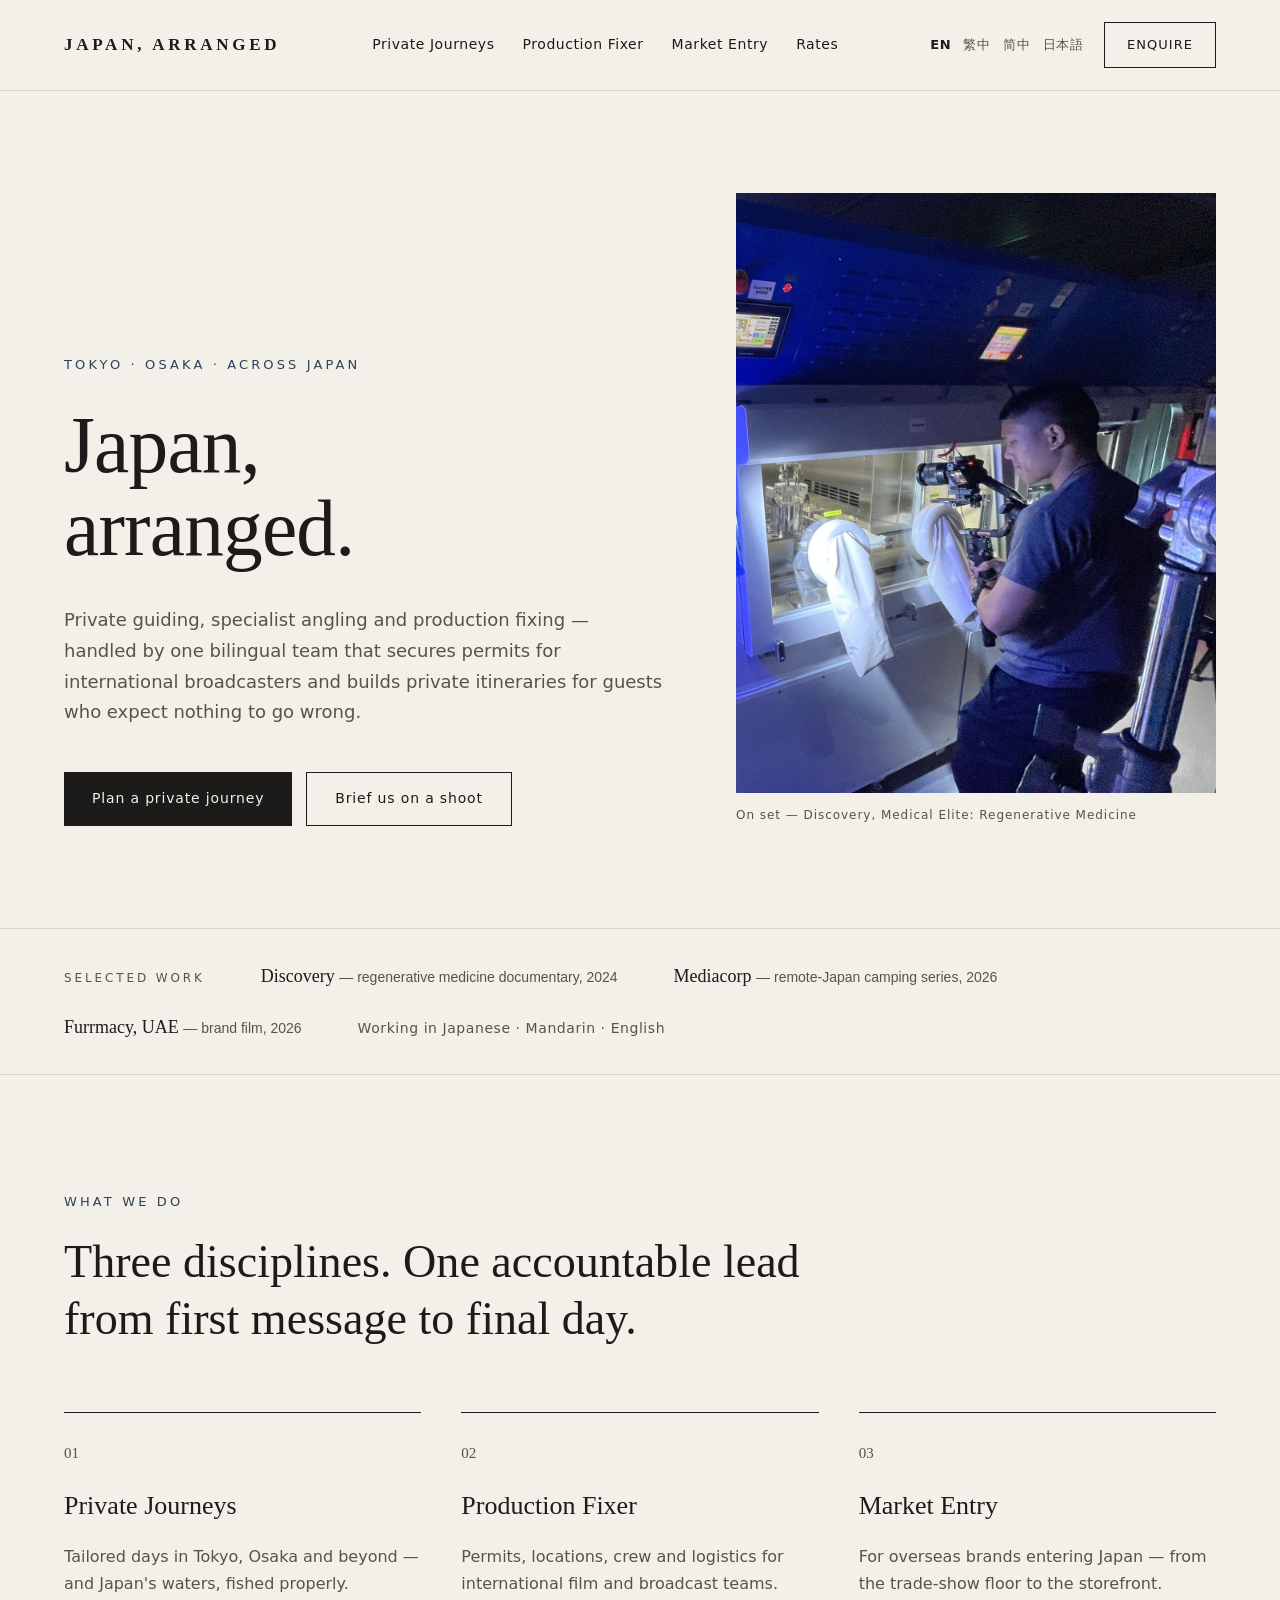
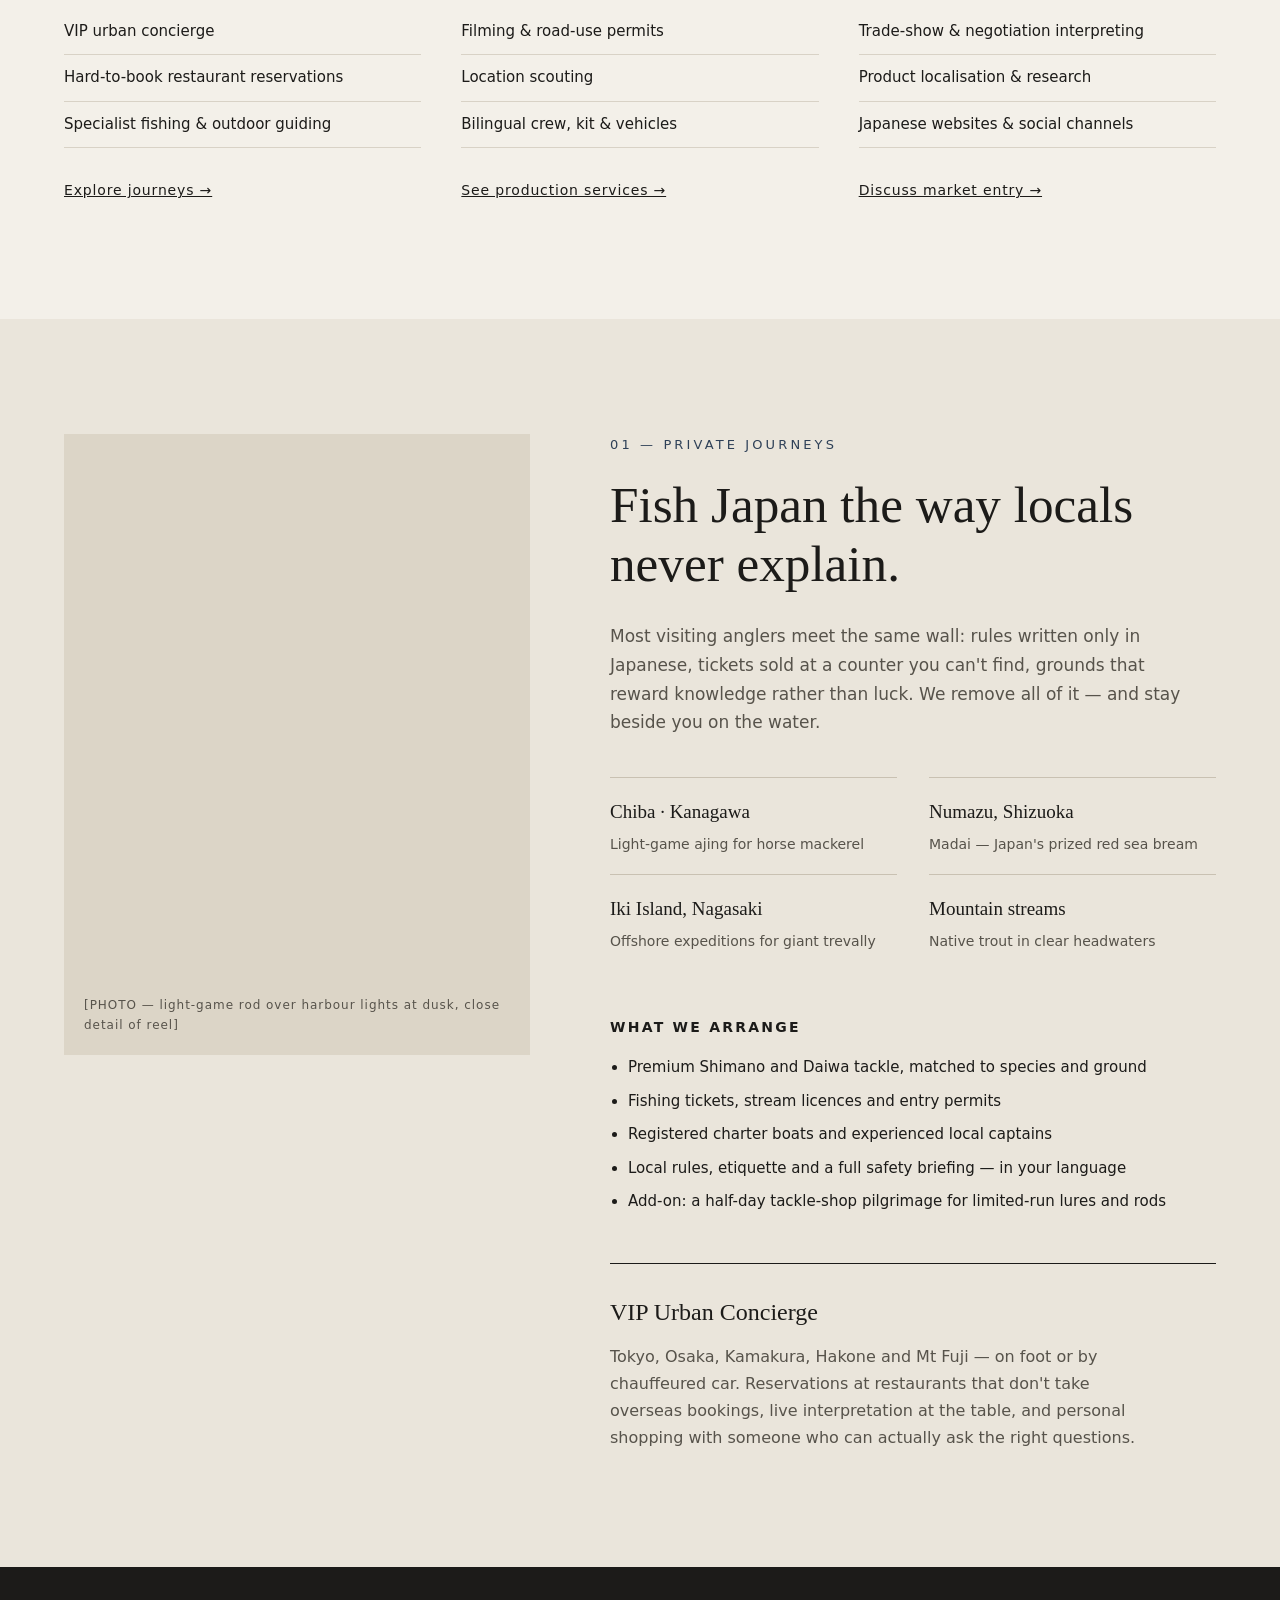
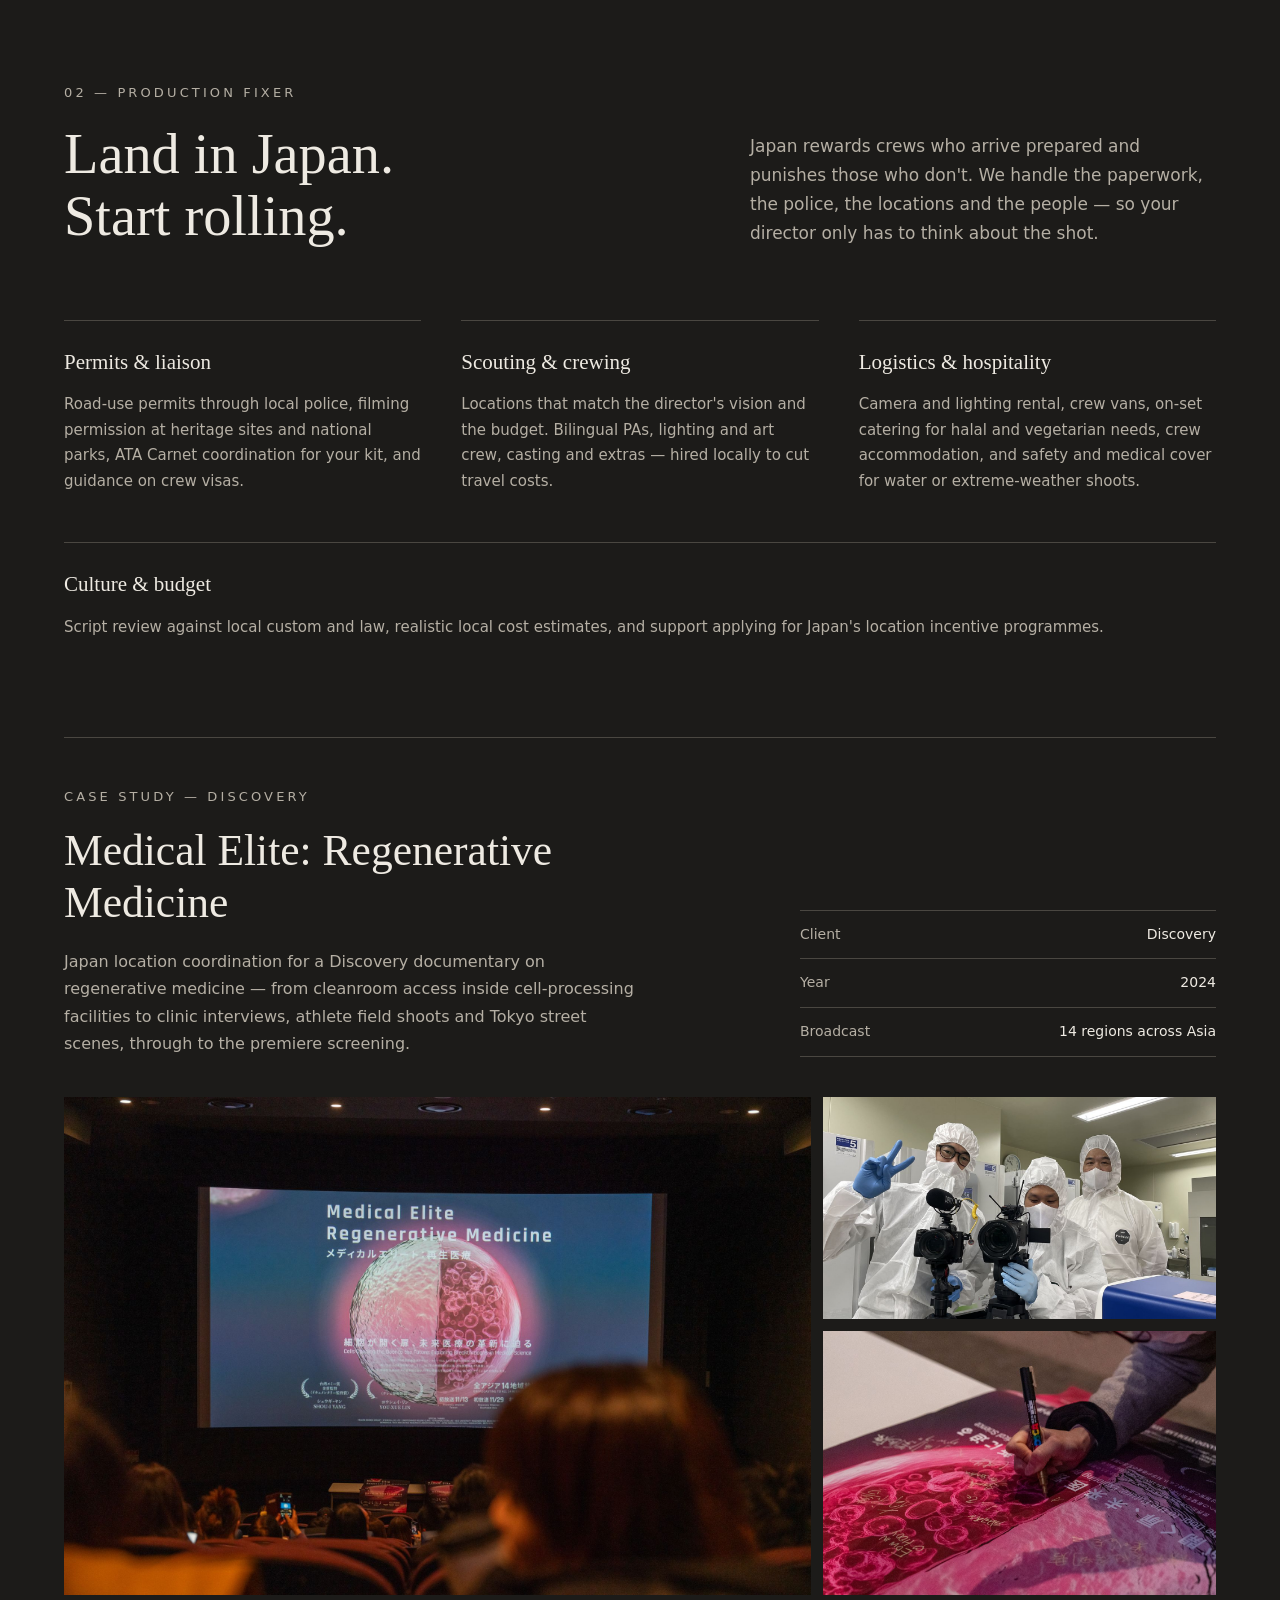
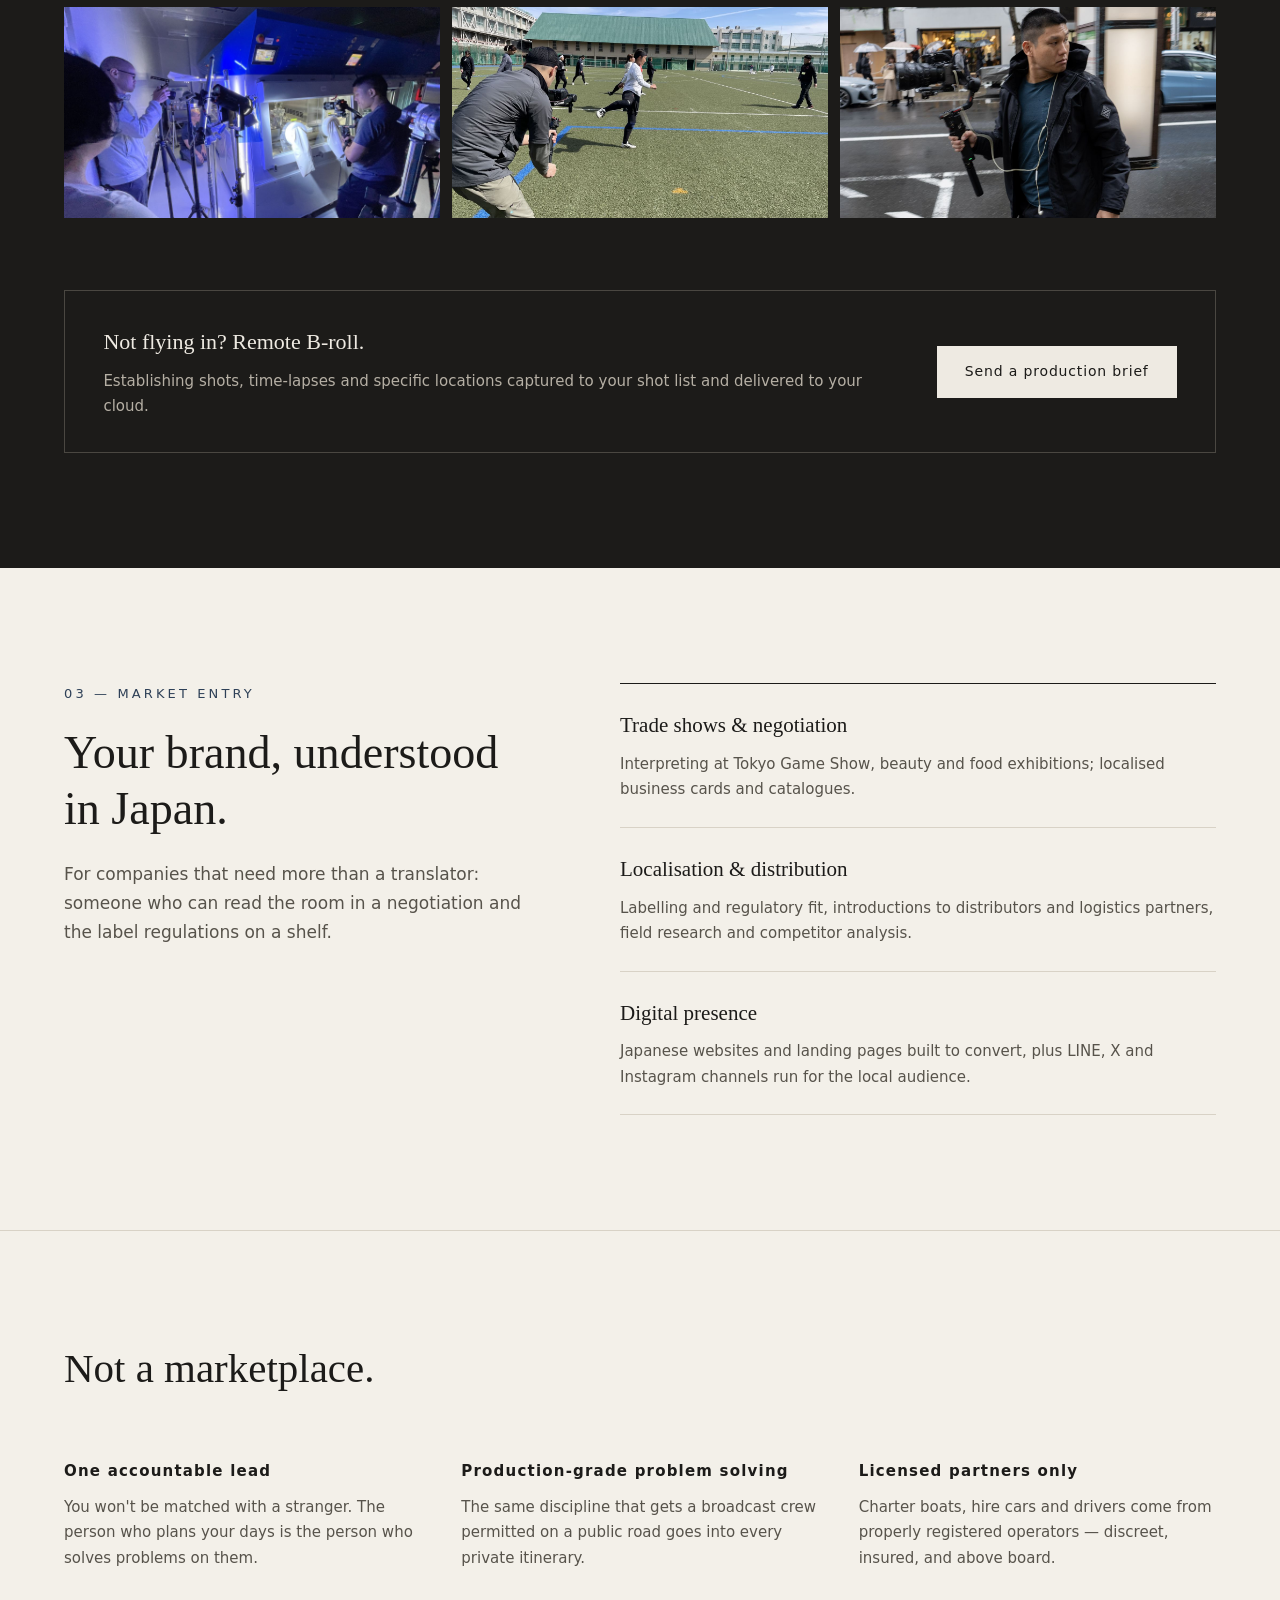
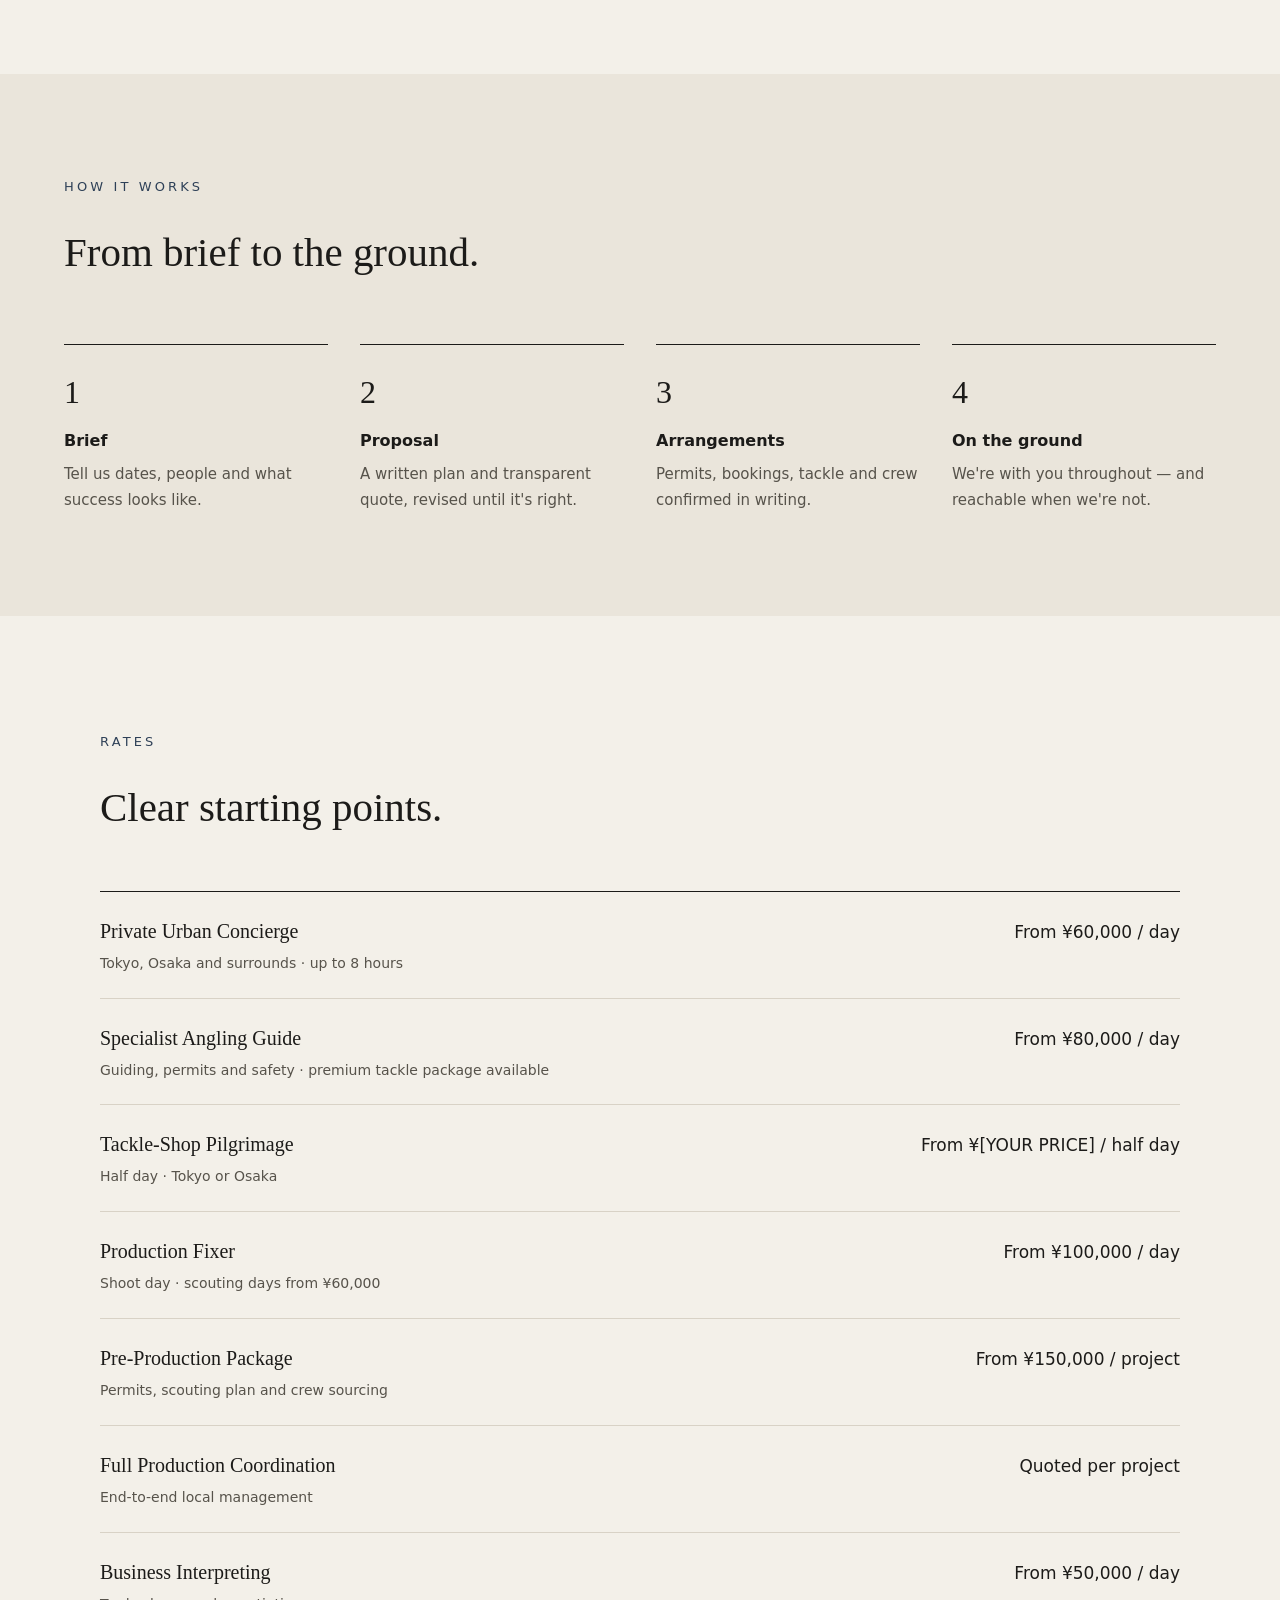
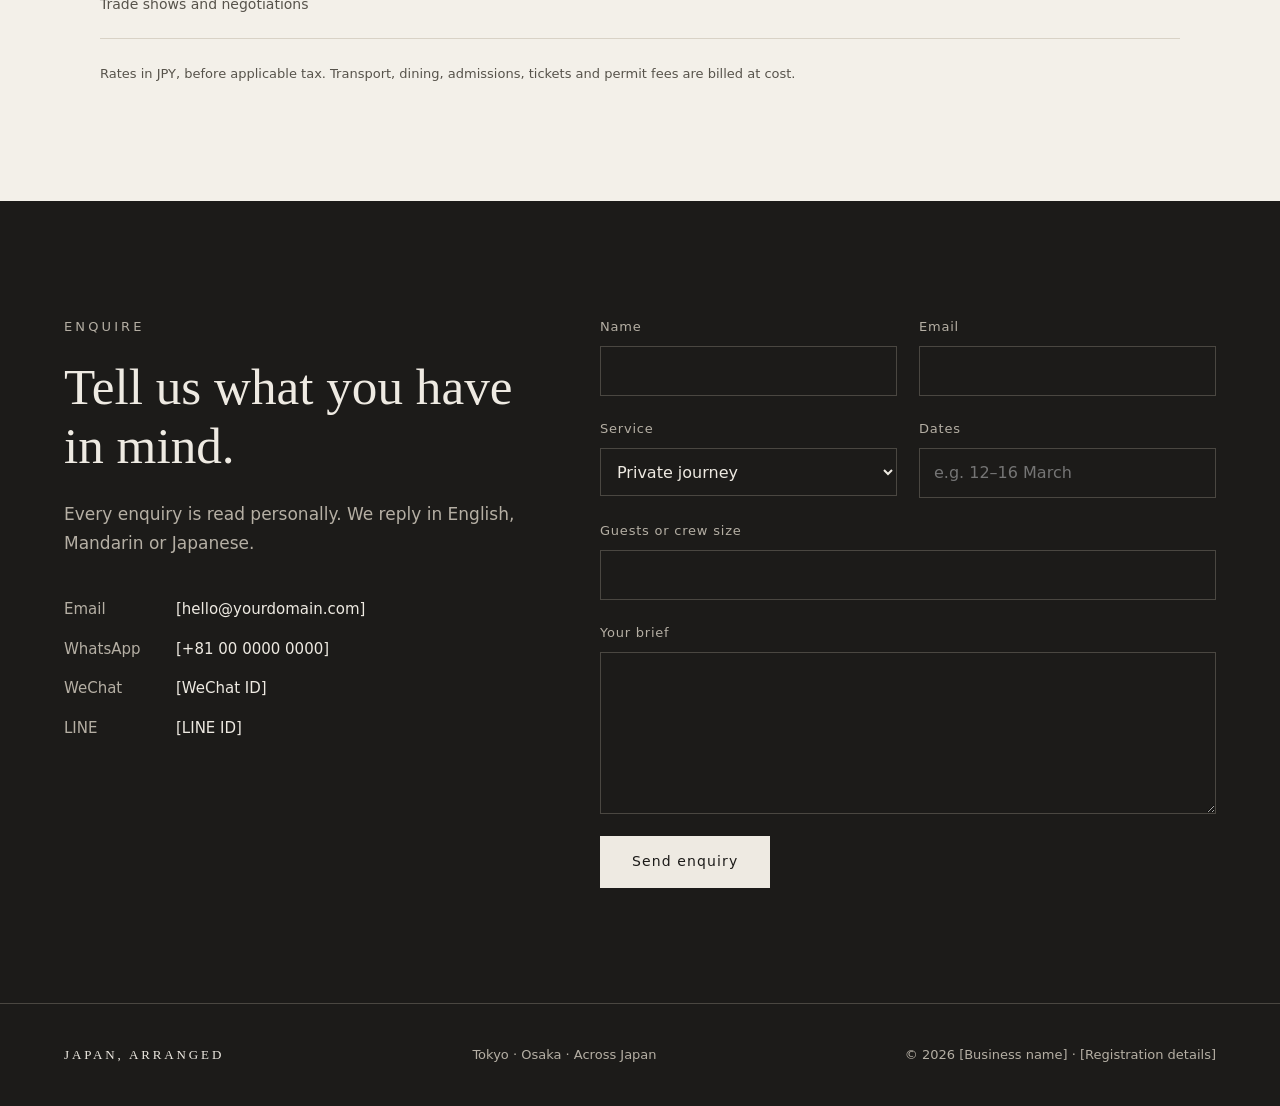
<file: index.html>
<!DOCTYPE html>

<html lang="en">
<head>
<meta charset="utf-8"/>
<title>Japan, Arranged — Home</title>
<meta content="width=device-width, initial-scale=1" name="viewport"/>
<meta content="Private guiding, specialist fishing and production fixing in Japan. Bilingual concierge and fixer services for discerning travellers and international film crews." name="description"/>
<meta content="Japan, Arranged — Private Journeys &amp; Production Fixer" property="og:title"/>
<meta content="Private guiding, specialist angling and production fixing across Japan." property="og:description"/>
<meta content="website" property="og:type"/>
<link href="data:image/svg+xml,%3Csvg xmlns='http://www.w3.org/2000/svg' viewBox='0 0 32 32'%3E%3Crect width='32' height='32' fill='%231C1B19'/%3E%3Ctext x='16' y='22' font-family='serif' font-size='18' fill='%23F3F0E9' text-anchor='middle'%3EJ%3C/text%3E%3C/svg%3E" rel="icon"/>
<link href="https://fonts.googleapis.com" rel="preconnect"/>
<link href="https://fonts.googleapis.com/css2?family=Shippori+Mincho:wght@400;500;600&amp;family=Zen+Kaku+Gothic+New:wght@400;500;700&amp;display=swap" rel="stylesheet"/>
<style>
html{scroll-behavior:smooth}
body{margin:0;background:#F3F0E9}
a{color:#1C1B19}a:hover{color:#57534B}
input:focus,select:focus,textarea:focus{outline:2px solid #2E4057;outline-offset:2px}
.hp{position:absolute;left:-9999px}
</style>
<link href="https://tsao1989-rgb.github.io/" hreflang="en" rel="alternate"/>
<link href="https://tsao1989-rgb.github.io/zh-hant/" hreflang="zh-Hant" rel="alternate"/>
<link href="https://tsao1989-rgb.github.io/zh-hans/" hreflang="zh-Hans" rel="alternate"/>
<link href="https://tsao1989-rgb.github.io/ja/" hreflang="ja" rel="alternate"/>
<link href="https://tsao1989-rgb.github.io/" hreflang="x-default" rel="alternate"/>
<link href="https://tsao1989-rgb.github.io/" rel="canonical"/>
</head>
<body>
<div style="background: #F3F0E9; color: #1C1B19; font-family: 'Zen Kaku Gothic New', system-ui, sans-serif; font-size: 16px; line-height: 1.7">
<header style="display: flex; flex-wrap: wrap; align-items: center; justify-content: space-between; gap: 16px 32px; padding: 22px clamp(20px, 5vw, 72px); border-bottom: 1px solid #D8D2C6">
<a href="#top" style="font-family: 'Shippori Mincho', serif; font-size: 17px; letter-spacing: 0.22em; text-decoration: none; font-weight: 600">JAPAN, ARRANGED</a>
<nav aria-label="Main" style="display: flex; flex-wrap: wrap; gap: 8px 28px; font-size: 14px; letter-spacing: 0.04em">
<a href="#journeys" style="text-decoration: none">Private Journeys</a>
<a href="#production" style="text-decoration: none">Production Fixer</a>
<a href="#business" style="text-decoration: none">Market Entry</a>
<a href="#rates" style="text-decoration: none">Rates</a>
</nav>
<div style="display: flex; align-items: center; gap: 20px; font-size: 13px">
<div style="display: flex; gap: 12px; letter-spacing: 0.06em"><a aria-current="page" href="/" hreflang="en" lang="en" style="text-decoration: none; font-weight: 700">EN</a>
<a href="/zh-hant/" hreflang="zh-Hant" lang="zh-Hant" style="text-decoration: none; color: #57534B">繁中</a>
<a href="/zh-hans/" hreflang="zh-Hans" lang="zh-Hans" style="text-decoration: none; color: #57534B">简中</a>
<a href="/ja/" hreflang="ja" lang="ja" style="text-decoration: none; color: #57534B">日本語</a>
</div>
<a href="#enquire" style="display: inline-flex; align-items: center; min-height: 44px; padding: 0 22px; border: 1px solid #1C1B19; text-decoration: none; letter-spacing: 0.08em; font-size: 13px">ENQUIRE</a>
</div>
</header>
<section id="top" style="padding: clamp(56px, 8vw, 120px) clamp(20px, 5vw, 72px)">
<div style="max-width: 1280px; margin: 0 auto; display: flex; flex-wrap: wrap; gap: 48px 72px; align-items: flex-end">
<div style="flex: 1 1 520px; min-width: 0">
<p style="margin: 0 0 28px; font-size: 13px; letter-spacing: 0.24em; color: #2E4057">TOKYO · OSAKA · ACROSS JAPAN</p>
<h1 style="margin: 0; font-family: 'Shippori Mincho', serif; font-weight: 500; font-size: clamp(44px, 6.2vw, 92px); line-height: 1.04; letter-spacing: -0.01em">Japan,<br/>arranged.</h1>
<p style="margin: 36px 0 0; max-width: 34em; font-size: 18px; color: #57534B">Private guiding, specialist angling and production fixing — handled by one bilingual team that secures permits for international broadcasters and builds private itineraries for guests who expect nothing to go wrong.</p>
<div style="display: flex; flex-wrap: wrap; gap: 14px; margin-top: 44px">
<a href="#journeys" style="display: inline-flex; align-items: center; min-height: 52px; padding: 0 28px; background: #1C1B19; color: #F3F0E9; text-decoration: none; font-size: 14px; letter-spacing: 0.06em">Plan a private journey</a>
<a href="#production" style="display: inline-flex; align-items: center; min-height: 52px; padding: 0 28px; border: 1px solid #1C1B19; text-decoration: none; font-size: 14px; letter-spacing: 0.06em">Brief us on a shoot</a>
</div>
</div>
<figure style="flex: 1 1 400px; min-width: 0; margin: 0">
<img alt="Camera operator filming inside a regenerative-medicine cleanroom in Japan for Discovery" fetchpriority="high" height="1500" src="/assets/discovery/hero-cleanroom.jpg" style="display: block; width: 100%; height: auto; aspect-ratio: 4 / 5; object-fit: cover; background: #E3DDD1" width="1200"/>
<figcaption style="margin-top: 12px; font-size: 12px; letter-spacing: 0.08em; color: #57534B">On set — Discovery, Medical Elite: Regenerative Medicine</figcaption>
</figure>
</div>
</section>
<section aria-label="Selected work" style="padding: 32px clamp(20px, 5vw, 72px); border-top: 1px solid #D8D2C6; border-bottom: 1px solid #D8D2C6">
<div style="max-width: 1280px; margin: 0 auto; display: flex; flex-wrap: wrap; gap: 20px 56px; align-items: baseline">
<p style="margin: 0; font-size: 12px; letter-spacing: 0.24em; color: #57534B">SELECTED WORK</p>
<p style="margin: 0; font-family: 'Shippori Mincho', serif; font-size: 18px">Discovery <span style="color: #57534B; font-size: 14px; font-family: 'Zen Kaku Gothic New', sans-serif">— regenerative medicine documentary, 2024</span></p>
<p style="margin: 0; font-family: 'Shippori Mincho', serif; font-size: 18px">Mediacorp <span style="color: #57534B; font-size: 14px; font-family: 'Zen Kaku Gothic New', sans-serif">— remote-Japan camping series, 2026</span></p>
<p style="margin: 0; font-family: 'Shippori Mincho', serif; font-size: 18px">Furrmacy, UAE <span style="color: #57534B; font-size: 14px; font-family: 'Zen Kaku Gothic New', sans-serif">— brand film, 2026</span></p>
<p style="margin: 0; font-size: 14px; color: #57534B; letter-spacing: 0.04em">Working in Japanese · Mandarin · English</p>
</div>
</section>
<section aria-labelledby="what-h" style="padding: clamp(72px, 9vw, 136px) clamp(20px, 5vw, 72px)">
<div style="max-width: 1280px; margin: 0 auto">
<p style="margin: 0 0 20px; font-size: 13px; letter-spacing: 0.24em; color: #2E4057">WHAT WE DO</p>
<h2 id="what-h" style="margin: 0 0 64px; max-width: 18em; font-family: 'Shippori Mincho', serif; font-weight: 500; font-size: clamp(30px, 3.6vw, 48px); line-height: 1.25">Three disciplines. One accountable lead from first message to final day.</h2>
<div style="display: flex; flex-wrap: wrap; gap: 48px 40px">
<article style="flex: 1 1 300px; min-width: 0; border-top: 1px solid #1C1B19; padding-top: 28px">
<p style="margin: 0 0 18px; font-family: 'Shippori Mincho', serif; font-size: 15px; color: #57534B">01</p>
<h3 style="margin: 0 0 14px; font-family: 'Shippori Mincho', serif; font-weight: 500; font-size: 26px">Private Journeys</h3>
<p style="margin: 0 0 22px; color: #57534B">Tailored days in Tokyo, Osaka and beyond — and Japan's waters, fished properly.</p>
<ul style="margin: 0 0 28px; padding: 0; list-style: none; display: flex; flex-direction: column; gap: 10px; font-size: 15px">
<li style="border-bottom: 1px solid #D8D2C6; padding-bottom: 10px">VIP urban concierge</li>
<li style="border-bottom: 1px solid #D8D2C6; padding-bottom: 10px">Hard-to-book restaurant reservations</li>
<li style="border-bottom: 1px solid #D8D2C6; padding-bottom: 10px">Specialist fishing &amp; outdoor guiding</li>
</ul>
<a href="#journeys" style="font-size: 14px; letter-spacing: 0.06em">Explore journeys →</a>
</article>
<article style="flex: 1 1 300px; min-width: 0; border-top: 1px solid #1C1B19; padding-top: 28px">
<p style="margin: 0 0 18px; font-family: 'Shippori Mincho', serif; font-size: 15px; color: #57534B">02</p>
<h3 style="margin: 0 0 14px; font-family: 'Shippori Mincho', serif; font-weight: 500; font-size: 26px">Production Fixer</h3>
<p style="margin: 0 0 22px; color: #57534B">Permits, locations, crew and logistics for international film and broadcast teams.</p>
<ul style="margin: 0 0 28px; padding: 0; list-style: none; display: flex; flex-direction: column; gap: 10px; font-size: 15px">
<li style="border-bottom: 1px solid #D8D2C6; padding-bottom: 10px">Filming &amp; road-use permits</li>
<li style="border-bottom: 1px solid #D8D2C6; padding-bottom: 10px">Location scouting</li>
<li style="border-bottom: 1px solid #D8D2C6; padding-bottom: 10px">Bilingual crew, kit &amp; vehicles</li>
</ul>
<a href="#production" style="font-size: 14px; letter-spacing: 0.06em">See production services →</a>
</article>
<article style="flex: 1 1 300px; min-width: 0; border-top: 1px solid #1C1B19; padding-top: 28px">
<p style="margin: 0 0 18px; font-family: 'Shippori Mincho', serif; font-size: 15px; color: #57534B">03</p>
<h3 style="margin: 0 0 14px; font-family: 'Shippori Mincho', serif; font-weight: 500; font-size: 26px">Market Entry</h3>
<p style="margin: 0 0 22px; color: #57534B">For overseas brands entering Japan — from the trade-show floor to the storefront.</p>
<ul style="margin: 0 0 28px; padding: 0; list-style: none; display: flex; flex-direction: column; gap: 10px; font-size: 15px">
<li style="border-bottom: 1px solid #D8D2C6; padding-bottom: 10px">Trade-show &amp; negotiation interpreting</li>
<li style="border-bottom: 1px solid #D8D2C6; padding-bottom: 10px">Product localisation &amp; research</li>
<li style="border-bottom: 1px solid #D8D2C6; padding-bottom: 10px">Japanese websites &amp; social channels</li>
</ul>
<a href="#business" style="font-size: 14px; letter-spacing: 0.06em">Discuss market entry →</a>
</article>
</div>
</div>
</section>
<section aria-labelledby="journeys-h" id="journeys" style="padding: clamp(72px, 9vw, 136px) clamp(20px, 5vw, 72px); background: #EAE5DB">
<div style="max-width: 1280px; margin: 0 auto; display: flex; flex-wrap: wrap; gap: 56px 80px; align-items: flex-start">
<div style="flex: 1 1 380px; min-width: 0; aspect-ratio: 3 / 4; background: #DCD5C7; display: flex; align-items: flex-end; padding: 20px; box-sizing: border-box">
<p style="margin: 0; font-size: 12px; letter-spacing: 0.08em; color: #57534B">[PHOTO — light-game rod over harbour lights at dusk, close detail of reel]</p>
</div>
<div style="flex: 1 1 520px; min-width: 0">
<p style="margin: 0 0 20px; font-size: 13px; letter-spacing: 0.24em; color: #2E4057">01 — PRIVATE JOURNEYS</p>
<h2 id="journeys-h" style="margin: 0 0 28px; font-family: 'Shippori Mincho', serif; font-weight: 500; font-size: clamp(32px, 4vw, 56px); line-height: 1.15">Fish Japan the way locals never explain.</h2>
<p style="margin: 0 0 40px; font-size: 17px; color: #57534B; max-width: 34em">Most visiting anglers meet the same wall: rules written only in Japanese, tickets sold at a counter you can't find, grounds that reward knowledge rather than luck. We remove all of it — and stay beside you on the water.</p>
<div style="display: flex; flex-wrap: wrap; gap: 0 32px; margin-bottom: 44px">
<div style="flex: 1 1 240px; min-width: 0; border-top: 1px solid #C9C1B2; padding: 18px 0">
<p style="margin: 0; font-family: 'Shippori Mincho', serif; font-size: 19px">Chiba · Kanagawa</p>
<p style="margin: 4px 0 0; font-size: 14px; color: #57534B">Light-game ajing for horse mackerel</p>
</div>
<div style="flex: 1 1 240px; min-width: 0; border-top: 1px solid #C9C1B2; padding: 18px 0">
<p style="margin: 0; font-family: 'Shippori Mincho', serif; font-size: 19px">Numazu, Shizuoka</p>
<p style="margin: 4px 0 0; font-size: 14px; color: #57534B">Madai — Japan's prized red sea bream</p>
</div>
<div style="flex: 1 1 240px; min-width: 0; border-top: 1px solid #C9C1B2; padding: 18px 0">
<p style="margin: 0; font-family: 'Shippori Mincho', serif; font-size: 19px">Iki Island, Nagasaki</p>
<p style="margin: 4px 0 0; font-size: 14px; color: #57534B">Offshore expeditions for giant trevally</p>
</div>
<div style="flex: 1 1 240px; min-width: 0; border-top: 1px solid #C9C1B2; padding: 18px 0">
<p style="margin: 0; font-family: 'Shippori Mincho', serif; font-size: 19px">Mountain streams</p>
<p style="margin: 4px 0 0; font-size: 14px; color: #57534B">Native trout in clear headwaters</p>
</div>
</div>
<h3 style="margin: 0 0 16px; font-size: 14px; letter-spacing: 0.16em; font-weight: 700">WHAT WE ARRANGE</h3>
<ul style="margin: 0 0 48px; padding: 0 0 0 18px; display: flex; flex-direction: column; gap: 8px; font-size: 15px">
<li>Premium Shimano and Daiwa tackle, matched to species and ground</li>
<li>Fishing tickets, stream licences and entry permits</li>
<li>Registered charter boats and experienced local captains</li>
<li>Local rules, etiquette and a full safety briefing — in your language</li>
<li>Add-on: a half-day tackle-shop pilgrimage for limited-run lures and rods</li>
</ul>
<div style="border-top: 1px solid #1C1B19; padding-top: 28px">
<h3 style="margin: 0 0 10px; font-family: 'Shippori Mincho', serif; font-weight: 500; font-size: 24px">VIP Urban Concierge</h3>
<p style="margin: 0; color: #57534B; max-width: 34em">Tokyo, Osaka, Kamakura, Hakone and Mt Fuji — on foot or by chauffeured car. Reservations at restaurants that don't take overseas bookings, live interpretation at the table, and personal shopping with someone who can actually ask the right questions.</p>
</div>
</div>
</div>
</section>
<section aria-labelledby="production-h" id="production" style="padding: clamp(72px, 9vw, 136px) clamp(20px, 5vw, 72px); background: #1C1B19; color: #EEEAE2">
<div style="max-width: 1280px; margin: 0 auto">
<p style="margin: 0 0 20px; font-size: 13px; letter-spacing: 0.24em; color: #B5AFA4">02 — PRODUCTION FIXER</p>
<div style="display: flex; flex-wrap: wrap; gap: 32px 80px; align-items: flex-end; margin-bottom: 72px">
<h2 id="production-h" style="flex: 1 1 520px; min-width: 0; margin: 0; font-family: 'Shippori Mincho', serif; font-weight: 500; font-size: clamp(34px, 4.4vw, 64px); line-height: 1.1">Land in Japan.<br/>Start rolling.</h2>
<p style="flex: 1 1 380px; min-width: 0; margin: 0; font-size: 17px; color: #B5AFA4">Japan rewards crews who arrive prepared and punishes those who don't. We handle the paperwork, the police, the locations and the people — so your director only has to think about the shot.</p>
</div>
<div style="display: flex; flex-wrap: wrap; gap: 48px 40px">
<div style="flex: 1 1 260px; min-width: 0; border-top: 1px solid #4A4741; padding-top: 24px">
<h3 style="margin: 0 0 12px; font-family: 'Shippori Mincho', serif; font-weight: 500; font-size: 21px">Permits &amp; liaison</h3>
<p style="margin: 0; font-size: 15px; color: #B5AFA4">Road-use permits through local police, filming permission at heritage sites and national parks, ATA Carnet coordination for your kit, and guidance on crew visas.</p>
</div>
<div style="flex: 1 1 260px; min-width: 0; border-top: 1px solid #4A4741; padding-top: 24px">
<h3 style="margin: 0 0 12px; font-family: 'Shippori Mincho', serif; font-weight: 500; font-size: 21px">Scouting &amp; crewing</h3>
<p style="margin: 0; font-size: 15px; color: #B5AFA4">Locations that match the director's vision and the budget. Bilingual PAs, lighting and art crew, casting and extras — hired locally to cut travel costs.</p>
</div>
<div style="flex: 1 1 260px; min-width: 0; border-top: 1px solid #4A4741; padding-top: 24px">
<h3 style="margin: 0 0 12px; font-family: 'Shippori Mincho', serif; font-weight: 500; font-size: 21px">Logistics &amp; hospitality</h3>
<p style="margin: 0; font-size: 15px; color: #B5AFA4">Camera and lighting rental, crew vans, on-set catering for halal and vegetarian needs, crew accommodation, and safety and medical cover for water or extreme-weather shoots.</p>
</div>
<div style="flex: 1 1 260px; min-width: 0; border-top: 1px solid #4A4741; padding-top: 24px">
<h3 style="margin: 0 0 12px; font-family: 'Shippori Mincho', serif; font-weight: 500; font-size: 21px">Culture &amp; budget</h3>
<p style="margin: 0; font-size: 15px; color: #B5AFA4">Script review against local custom and law, realistic local cost estimates, and support applying for Japan's location incentive programmes.</p>
</div>
</div>
<article aria-labelledby="case-h" id="case-discovery" style="margin-top: 96px; border-top: 1px solid #4A4741; padding-top: 48px">
<div style="display: flex; flex-wrap: wrap; gap: 32px 80px; align-items: flex-end; margin-bottom: 40px">
<div style="flex: 1 1 520px; min-width: 0">
<p style="margin: 0 0 16px; font-size: 13px; letter-spacing: 0.24em; color: #B5AFA4">CASE STUDY — DISCOVERY</p>
<h3 id="case-h" style="margin: 0 0 20px; font-family: 'Shippori Mincho', serif; font-weight: 500; font-size: clamp(28px, 3.4vw, 44px); line-height: 1.2">Medical Elite: Regenerative Medicine</h3>
<p style="margin: 0; font-size: 16px; color: #B5AFA4; max-width: 36em">Japan location coordination for a Discovery documentary on regenerative medicine — from cleanroom access inside cell-processing facilities to clinic interviews, athlete field shoots and Tokyo street scenes, through to the premiere screening.</p>
</div>
<dl style="flex: 1 1 280px; min-width: 0; margin: 0; display: flex; flex-direction: column; font-size: 14px">
<div style="display: flex; justify-content: space-between; gap: 16px; border-top: 1px solid #4A4741; padding: 12px 0"><dt style="color: #B5AFA4">Client</dt><dd style="margin: 0">Discovery</dd></div>
<div style="display: flex; justify-content: space-between; gap: 16px; border-top: 1px solid #4A4741; padding: 12px 0"><dt style="color: #B5AFA4">Year</dt><dd style="margin: 0">2024</dd></div>
<div style="display: flex; justify-content: space-between; gap: 16px; border-top: 1px solid #4A4741; border-bottom: 1px solid #4A4741; padding: 12px 0"><dt style="color: #B5AFA4">Broadcast</dt><dd style="margin: 0">14 regions across Asia</dd></div>
</dl>
</div>
<div style="display: flex; flex-wrap: wrap; gap: 12px">
<figure style="flex: 2 1 560px; min-width: 0; margin: 0"><img alt="Premiere screening of Medical Elite: Regenerative Medicine in a Tokyo cinema" height="1334" loading="lazy" src="/assets/discovery/premiere-screening.jpg" style="display: block; width: 100%; height: 100%; min-height: 320px; object-fit: cover; background: #2A2825" width="2000"/></figure>
<div style="flex: 1 1 300px; min-width: 0; display: flex; flex-direction: column; gap: 12px">
<figure style="margin: 0; flex: 1 1 auto"><img alt="Film crew in cleanroom suits with cameras inside a cell-processing facility" height="788" loading="lazy" src="/assets/discovery/cleanroom-crew.jpg" style="display: block; width: 100%; height: 100%; min-height: 180px; object-fit: cover; background: #2A2825" width="1400"/></figure>
<figure style="margin: 0; flex: 1 1 auto"><img alt="Signing the poster at the premiere" height="934" loading="lazy" src="/assets/discovery/premiere-poster.jpg" style="display: block; width: 100%; height: 100%; min-height: 180px; object-fit: cover; background: #2A2825" width="1400"/></figure>
</div>
</div>
<div style="display: flex; flex-wrap: wrap; gap: 12px; margin-top: 12px">
<figure style="flex: 1 1 300px; min-width: 0; margin: 0"><img alt="Lighting and camera setup beside cell-processing equipment" height="900" loading="lazy" src="/assets/discovery/cleanroom-lights.jpg" style="display: block; width: 100%; height: auto; aspect-ratio: 16 / 9; object-fit: cover; background: #2A2825" width="1600"/></figure>
<figure style="flex: 1 1 300px; min-width: 0; margin: 0"><img alt="Filming athletes on a sports field in Japan" height="788" loading="lazy" src="/assets/discovery/field-shoot.jpg" style="display: block; width: 100%; height: auto; aspect-ratio: 16 / 9; object-fit: cover; background: #2A2825" width="1400"/></figure>
<figure style="flex: 1 1 300px; min-width: 0; margin: 0"><img alt="Camera operator with a gimbal on a rainy Tokyo street" height="933" loading="lazy" src="/assets/discovery/tokyo-street-gimbal.jpg" style="display: block; width: 100%; height: auto; aspect-ratio: 16 / 9; object-fit: cover; background: #2A2825" width="1400"/></figure>
</div>
</article>
<div style="margin-top: 72px; display: flex; flex-wrap: wrap; gap: 24px 48px; align-items: center; justify-content: space-between; border: 1px solid #4A4741; padding: 32px clamp(20px, 3vw, 40px)">
<div style="flex: 1 1 420px; min-width: 0">
<h3 style="margin: 0 0 8px; font-family: 'Shippori Mincho', serif; font-weight: 500; font-size: 22px">Not flying in? Remote B-roll.</h3>
<p style="margin: 0; font-size: 15px; color: #B5AFA4">Establishing shots, time-lapses and specific locations captured to your shot list and delivered to your cloud.</p>
</div>
<a href="#enquire" style="display: inline-flex; align-items: center; min-height: 52px; padding: 0 28px; background: #EEEAE2; color: #1C1B19; text-decoration: none; font-size: 14px; letter-spacing: 0.06em">Send a production brief</a>
</div>
</div>
</section>
<section aria-labelledby="business-h" id="business" style="padding: clamp(72px, 9vw, 136px) clamp(20px, 5vw, 72px)">
<div style="max-width: 1280px; margin: 0 auto; display: flex; flex-wrap: wrap; gap: 48px 80px">
<div style="flex: 1 1 400px; min-width: 0">
<p style="margin: 0 0 20px; font-size: 13px; letter-spacing: 0.24em; color: #2E4057">03 — MARKET ENTRY</p>
<h2 id="business-h" style="margin: 0 0 24px; font-family: 'Shippori Mincho', serif; font-weight: 500; font-size: clamp(30px, 3.6vw, 48px); line-height: 1.2">Your brand, understood in Japan.</h2>
<p style="margin: 0; font-size: 17px; color: #57534B">For companies that need more than a translator: someone who can read the room in a negotiation and the label regulations on a shelf.</p>
</div>
<div style="flex: 1 1 520px; min-width: 0; display: flex; flex-direction: column">
<div style="border-top: 1px solid #1C1B19; padding: 24px 0">
<h3 style="margin: 0 0 8px; font-family: 'Shippori Mincho', serif; font-weight: 500; font-size: 21px">Trade shows &amp; negotiation</h3>
<p style="margin: 0; font-size: 15px; color: #57534B">Interpreting at Tokyo Game Show, beauty and food exhibitions; localised business cards and catalogues.</p>
</div>
<div style="border-top: 1px solid #D8D2C6; padding: 24px 0">
<h3 style="margin: 0 0 8px; font-family: 'Shippori Mincho', serif; font-weight: 500; font-size: 21px">Localisation &amp; distribution</h3>
<p style="margin: 0; font-size: 15px; color: #57534B">Labelling and regulatory fit, introductions to distributors and logistics partners, field research and competitor analysis.</p>
</div>
<div style="border-top: 1px solid #D8D2C6; border-bottom: 1px solid #D8D2C6; padding: 24px 0">
<h3 style="margin: 0 0 8px; font-family: 'Shippori Mincho', serif; font-weight: 500; font-size: 21px">Digital presence</h3>
<p style="margin: 0; font-size: 15px; color: #57534B">Japanese websites and landing pages built to convert, plus LINE, X and Instagram channels run for the local audience.</p>
</div>
</div>
</div>
</section>
<section aria-labelledby="why-h" style="padding: clamp(64px, 8vw, 112px) clamp(20px, 5vw, 72px); border-top: 1px solid #D8D2C6">
<div style="max-width: 1280px; margin: 0 auto">
<h2 id="why-h" style="margin: 0 0 56px; font-family: 'Shippori Mincho', serif; font-weight: 500; font-size: clamp(28px, 3.2vw, 42px)">Not a marketplace.</h2>
<div style="display: flex; flex-wrap: wrap; gap: 40px">
<div style="flex: 1 1 280px; min-width: 0">
<h3 style="margin: 0 0 10px; font-size: 15px; letter-spacing: 0.08em; font-weight: 700">One accountable lead</h3>
<p style="margin: 0; color: #57534B; font-size: 15px">You won't be matched with a stranger. The person who plans your days is the person who solves problems on them.</p>
</div>
<div style="flex: 1 1 280px; min-width: 0">
<h3 style="margin: 0 0 10px; font-size: 15px; letter-spacing: 0.08em; font-weight: 700">Production-grade problem solving</h3>
<p style="margin: 0; color: #57534B; font-size: 15px">The same discipline that gets a broadcast crew permitted on a public road goes into every private itinerary.</p>
</div>
<div style="flex: 1 1 280px; min-width: 0">
<h3 style="margin: 0 0 10px; font-size: 15px; letter-spacing: 0.08em; font-weight: 700">Licensed partners only</h3>
<p style="margin: 0; color: #57534B; font-size: 15px">Charter boats, hire cars and drivers come from properly registered operators — discreet, insured, and above board.</p>
</div>
</div>
</div>
</section>
<section aria-labelledby="process-h" style="padding: clamp(64px, 8vw, 112px) clamp(20px, 5vw, 72px); background: #EAE5DB">
<div style="max-width: 1280px; margin: 0 auto">
<p style="margin: 0 0 20px; font-size: 13px; letter-spacing: 0.24em; color: #2E4057">HOW IT WORKS</p>
<h2 id="process-h" style="margin: 0 0 56px; font-family: 'Shippori Mincho', serif; font-weight: 500; font-size: clamp(28px, 3.2vw, 42px)">From brief to the ground.</h2>
<ol style="margin: 0; padding: 0; list-style: none; display: flex; flex-wrap: wrap; gap: 40px 32px">
<li style="flex: 1 1 220px; min-width: 0; border-top: 1px solid #1C1B19; padding-top: 20px">
<p style="margin: 0 0 8px; font-family: 'Shippori Mincho', serif; font-size: 32px">1</p>
<h3 style="margin: 0 0 8px; font-size: 16px; font-weight: 700">Brief</h3>
<p style="margin: 0; font-size: 15px; color: #57534B">Tell us dates, people and what success looks like.</p>
</li>
<li style="flex: 1 1 220px; min-width: 0; border-top: 1px solid #1C1B19; padding-top: 20px">
<p style="margin: 0 0 8px; font-family: 'Shippori Mincho', serif; font-size: 32px">2</p>
<h3 style="margin: 0 0 8px; font-size: 16px; font-weight: 700">Proposal</h3>
<p style="margin: 0; font-size: 15px; color: #57534B">A written plan and transparent quote, revised until it's right.</p>
</li>
<li style="flex: 1 1 220px; min-width: 0; border-top: 1px solid #1C1B19; padding-top: 20px">
<p style="margin: 0 0 8px; font-family: 'Shippori Mincho', serif; font-size: 32px">3</p>
<h3 style="margin: 0 0 8px; font-size: 16px; font-weight: 700">Arrangements</h3>
<p style="margin: 0; font-size: 15px; color: #57534B">Permits, bookings, tackle and crew confirmed in writing.</p>
</li>
<li style="flex: 1 1 220px; min-width: 0; border-top: 1px solid #1C1B19; padding-top: 20px">
<p style="margin: 0 0 8px; font-family: 'Shippori Mincho', serif; font-size: 32px">4</p>
<h3 style="margin: 0 0 8px; font-size: 16px; font-weight: 700">On the ground</h3>
<p style="margin: 0; font-size: 15px; color: #57534B">We're with you throughout — and reachable when we're not.</p>
</li>
</ol>
</div>
</section>
<section aria-labelledby="rates-h" id="rates" style="padding: clamp(72px, 9vw, 136px) clamp(20px, 5vw, 72px)">
<div style="max-width: 1080px; margin: 0 auto">
<p style="margin: 0 0 20px; font-size: 13px; letter-spacing: 0.24em; color: #2E4057">RATES</p>
<h2 id="rates-h" style="margin: 0 0 48px; font-family: 'Shippori Mincho', serif; font-weight: 500; font-size: clamp(28px, 3.2vw, 42px)">Clear starting points.</h2>
<div style="display: flex; flex-direction: column">
<div style="display: flex; flex-wrap: wrap; gap: 8px 32px; justify-content: space-between; align-items: baseline; border-top: 1px solid #1C1B19; padding: 22px 0">
<div style="flex: 1 1 360px; min-width: 0"><h3 style="margin: 0; font-family: 'Shippori Mincho', serif; font-weight: 500; font-size: 20px">Private Urban Concierge</h3><p style="margin: 4px 0 0; font-size: 14px; color: #57534B">Tokyo, Osaka and surrounds · up to 8 hours</p></div>
<p style="margin: 0; font-size: 17px; font-weight: 500">From ¥60,000 / day</p>
</div>
<div style="display: flex; flex-wrap: wrap; gap: 8px 32px; justify-content: space-between; align-items: baseline; border-top: 1px solid #D8D2C6; padding: 22px 0">
<div style="flex: 1 1 360px; min-width: 0"><h3 style="margin: 0; font-family: 'Shippori Mincho', serif; font-weight: 500; font-size: 20px">Specialist Angling Guide</h3><p style="margin: 4px 0 0; font-size: 14px; color: #57534B">Guiding, permits and safety · premium tackle package available</p></div>
<p style="margin: 0; font-size: 17px; font-weight: 500">From ¥80,000 / day</p>
</div>
<div style="display: flex; flex-wrap: wrap; gap: 8px 32px; justify-content: space-between; align-items: baseline; border-top: 1px solid #D8D2C6; padding: 22px 0">
<div style="flex: 1 1 360px; min-width: 0"><h3 style="margin: 0; font-family: 'Shippori Mincho', serif; font-weight: 500; font-size: 20px">Tackle-Shop Pilgrimage</h3><p style="margin: 4px 0 0; font-size: 14px; color: #57534B">Half day · Tokyo or Osaka</p></div>
<p style="margin: 0; font-size: 17px; font-weight: 500">From ¥[YOUR PRICE] / half day</p>
</div>
<div style="display: flex; flex-wrap: wrap; gap: 8px 32px; justify-content: space-between; align-items: baseline; border-top: 1px solid #D8D2C6; padding: 22px 0">
<div style="flex: 1 1 360px; min-width: 0"><h3 style="margin: 0; font-family: 'Shippori Mincho', serif; font-weight: 500; font-size: 20px">Production Fixer</h3><p style="margin: 4px 0 0; font-size: 14px; color: #57534B">Shoot day · scouting days from ¥60,000</p></div>
<p style="margin: 0; font-size: 17px; font-weight: 500">From ¥100,000 / day</p>
</div>
<div style="display: flex; flex-wrap: wrap; gap: 8px 32px; justify-content: space-between; align-items: baseline; border-top: 1px solid #D8D2C6; padding: 22px 0">
<div style="flex: 1 1 360px; min-width: 0"><h3 style="margin: 0; font-family: 'Shippori Mincho', serif; font-weight: 500; font-size: 20px">Pre-Production Package</h3><p style="margin: 4px 0 0; font-size: 14px; color: #57534B">Permits, scouting plan and crew sourcing</p></div>
<p style="margin: 0; font-size: 17px; font-weight: 500">From ¥150,000 / project</p>
</div>
<div style="display: flex; flex-wrap: wrap; gap: 8px 32px; justify-content: space-between; align-items: baseline; border-top: 1px solid #D8D2C6; padding: 22px 0">
<div style="flex: 1 1 360px; min-width: 0"><h3 style="margin: 0; font-family: 'Shippori Mincho', serif; font-weight: 500; font-size: 20px">Full Production Coordination</h3><p style="margin: 4px 0 0; font-size: 14px; color: #57534B">End-to-end local management</p></div>
<p style="margin: 0; font-size: 17px; font-weight: 500">Quoted per project</p>
</div>
<div style="display: flex; flex-wrap: wrap; gap: 8px 32px; justify-content: space-between; align-items: baseline; border-top: 1px solid #D8D2C6; border-bottom: 1px solid #D8D2C6; padding: 22px 0">
<div style="flex: 1 1 360px; min-width: 0"><h3 style="margin: 0; font-family: 'Shippori Mincho', serif; font-weight: 500; font-size: 20px">Business Interpreting</h3><p style="margin: 4px 0 0; font-size: 14px; color: #57534B">Trade shows and negotiations</p></div>
<p style="margin: 0; font-size: 17px; font-weight: 500">From ¥50,000 / day</p>
</div>
</div>
<p style="margin: 24px 0 0; font-size: 13px; color: #57534B">Rates in JPY, before applicable tax. Transport, dining, admissions, tickets and permit fees are billed at cost.</p>
</div>
</section>
<section aria-labelledby="enquire-h" id="enquire" style="padding: clamp(72px, 9vw, 136px) clamp(20px, 5vw, 72px); background: #1C1B19; color: #EEEAE2">
<div style="max-width: 1280px; margin: 0 auto; display: flex; flex-wrap: wrap; gap: 56px 80px">
<div style="flex: 1 1 360px; min-width: 0">
<p style="margin: 0 0 20px; font-size: 13px; letter-spacing: 0.24em; color: #B5AFA4">ENQUIRE</p>
<h2 id="enquire-h" style="margin: 0 0 24px; font-family: 'Shippori Mincho', serif; font-weight: 500; font-size: clamp(32px, 4vw, 54px); line-height: 1.15">Tell us what you have in mind.</h2>
<p style="margin: 0 0 40px; font-size: 17px; color: #B5AFA4">Every enquiry is read personally. We reply in English, Mandarin or Japanese.</p>
<dl style="margin: 0; display: flex; flex-direction: column; gap: 14px; font-size: 15px">
<div style="display: flex; gap: 16px"><dt style="width: 96px; color: #B5AFA4">Email</dt><dd style="margin: 0">[hello@yourdomain.com]</dd></div>
<div style="display: flex; gap: 16px"><dt style="width: 96px; color: #B5AFA4">WhatsApp</dt><dd style="margin: 0">[+81 00 0000 0000]</dd></div>
<div style="display: flex; gap: 16px"><dt style="width: 96px; color: #B5AFA4">WeChat</dt><dd style="margin: 0">[WeChat ID]</dd></div>
<div style="display: flex; gap: 16px"><dt style="width: 96px; color: #B5AFA4">LINE</dt><dd style="margin: 0">[LINE ID]</dd></div>
</dl>
</div>
<form action="https://formsubmit.co/tsao1989@gmail.com" method="POST" style="flex: 1 1 520px; min-width: 0; display: flex; flex-direction: column; gap: 22px">
<input name="_subject" type="hidden" value="New enquiry — Japan, Arranged"/>
<input name="_template" type="hidden" value="table"/>
<input aria-hidden="true" autocomplete="off" class="hp" name="_honey" tabindex="-1" type="text"/>
<div style="display: flex; flex-wrap: wrap; gap: 22px">
<div style="flex: 1 1 220px; min-width: 0; display: flex; flex-direction: column; gap: 8px"><label for="f-name" style="font-size: 13px; letter-spacing: 0.06em; color: #B5AFA4">Name</label><input autocomplete="name" id="f-name" name="name" required="" style="min-height: 48px; padding: 0 14px; background: transparent; border: 1px solid #4A4741; color: #EEEAE2; font: inherit" type="text"/></div>
<div style="flex: 1 1 220px; min-width: 0; display: flex; flex-direction: column; gap: 8px"><label for="f-email" style="font-size: 13px; letter-spacing: 0.06em; color: #B5AFA4">Email</label><input autocomplete="email" id="f-email" name="email" required="" style="min-height: 48px; padding: 0 14px; background: transparent; border: 1px solid #4A4741; color: #EEEAE2; font: inherit" type="email"/></div>
</div>
<div style="display: flex; flex-wrap: wrap; gap: 22px">
<div style="flex: 1 1 220px; min-width: 0; display: flex; flex-direction: column; gap: 8px"><label for="f-service" style="font-size: 13px; letter-spacing: 0.06em; color: #B5AFA4">Service</label><select id="f-service" name="service" style="min-height: 48px; padding: 0 12px; background: #1C1B19; border: 1px solid #4A4741; color: #EEEAE2; font: inherit"><option>Private journey</option><option>Fishing &amp; outdoor</option><option>Production fixer</option><option>Remote B-roll</option><option>Market entry</option></select></div>
<div style="flex: 1 1 220px; min-width: 0; display: flex; flex-direction: column; gap: 8px"><label for="f-dates" style="font-size: 13px; letter-spacing: 0.06em; color: #B5AFA4">Dates</label><input id="f-dates" name="dates" placeholder="e.g. 12–16 March" style="min-height: 48px; padding: 0 14px; background: transparent; border: 1px solid #4A4741; color: #EEEAE2; font: inherit" type="text"/></div>
</div>
<div style="display: flex; flex-direction: column; gap: 8px"><label for="f-size" style="font-size: 13px; letter-spacing: 0.06em; color: #B5AFA4">Guests or crew size</label><input id="f-size" name="group_size" style="min-height: 48px; padding: 0 14px; background: transparent; border: 1px solid #4A4741; color: #EEEAE2; font: inherit" type="text"/></div>
<div style="display: flex; flex-direction: column; gap: 8px"><label for="f-msg" style="font-size: 13px; letter-spacing: 0.06em; color: #B5AFA4">Your brief</label><textarea id="f-msg" name="message" required="" rows="5" style="padding: 12px 14px; background: transparent; border: 1px solid #4A4741; color: #EEEAE2; font: inherit; resize: vertical"></textarea></div>
<button style="align-self: flex-start; min-height: 52px; padding: 0 32px; background: #EEEAE2; color: #1C1B19; border: 0; font: inherit; font-size: 14px; letter-spacing: 0.08em; cursor: pointer" type="submit">Send enquiry</button>
</form>
</div>
</section>
<footer style="padding: 40px clamp(20px, 5vw, 72px); background: #1C1B19; color: #B5AFA4; border-top: 1px solid #4A4741">
<div style="max-width: 1280px; margin: 0 auto; display: flex; flex-wrap: wrap; gap: 16px 40px; justify-content: space-between; font-size: 13px">
<p style="margin: 0; font-family: 'Shippori Mincho', serif; letter-spacing: 0.22em; color: #EEEAE2">JAPAN, ARRANGED</p>
<p style="margin: 0">Tokyo · Osaka · Across Japan</p>
<p style="margin: 0">© 2026 [Business name] · [Registration details]</p>
</div>
</footer>
</div>
</body>
</html>
</file>
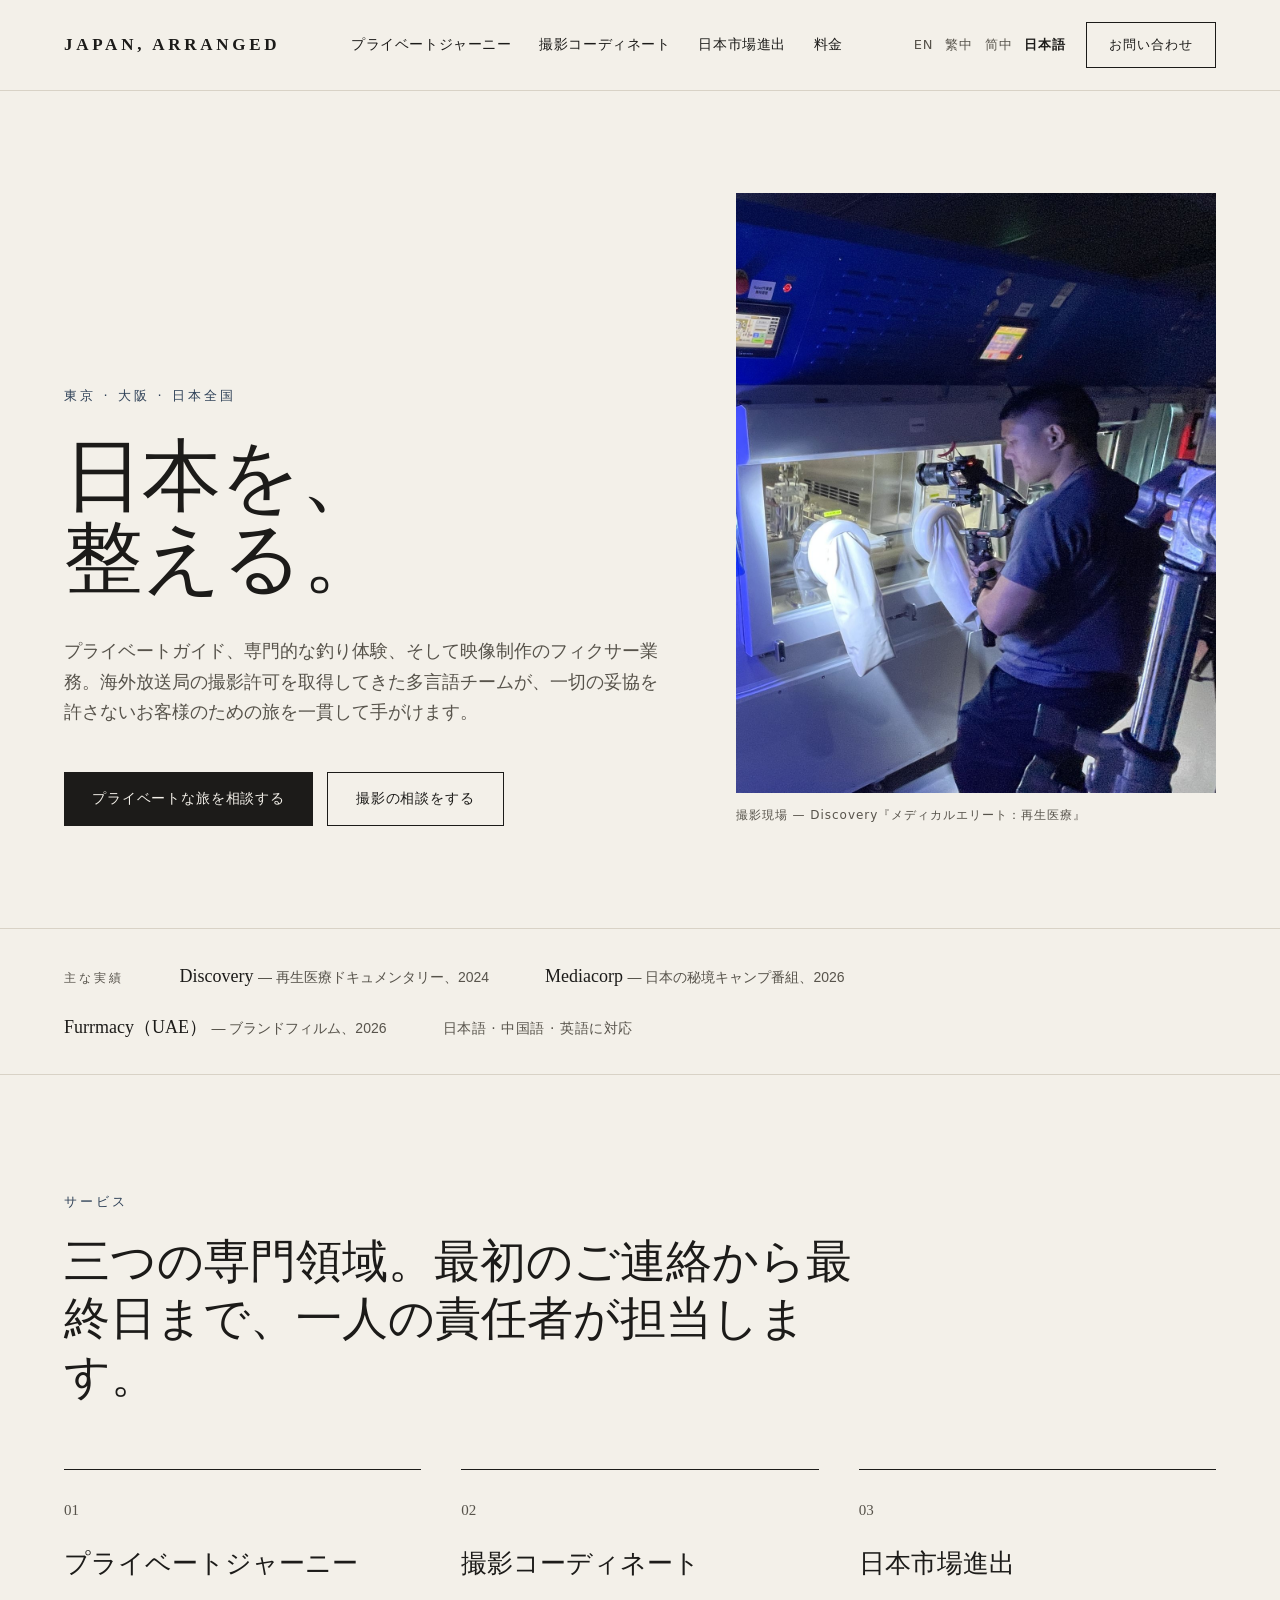
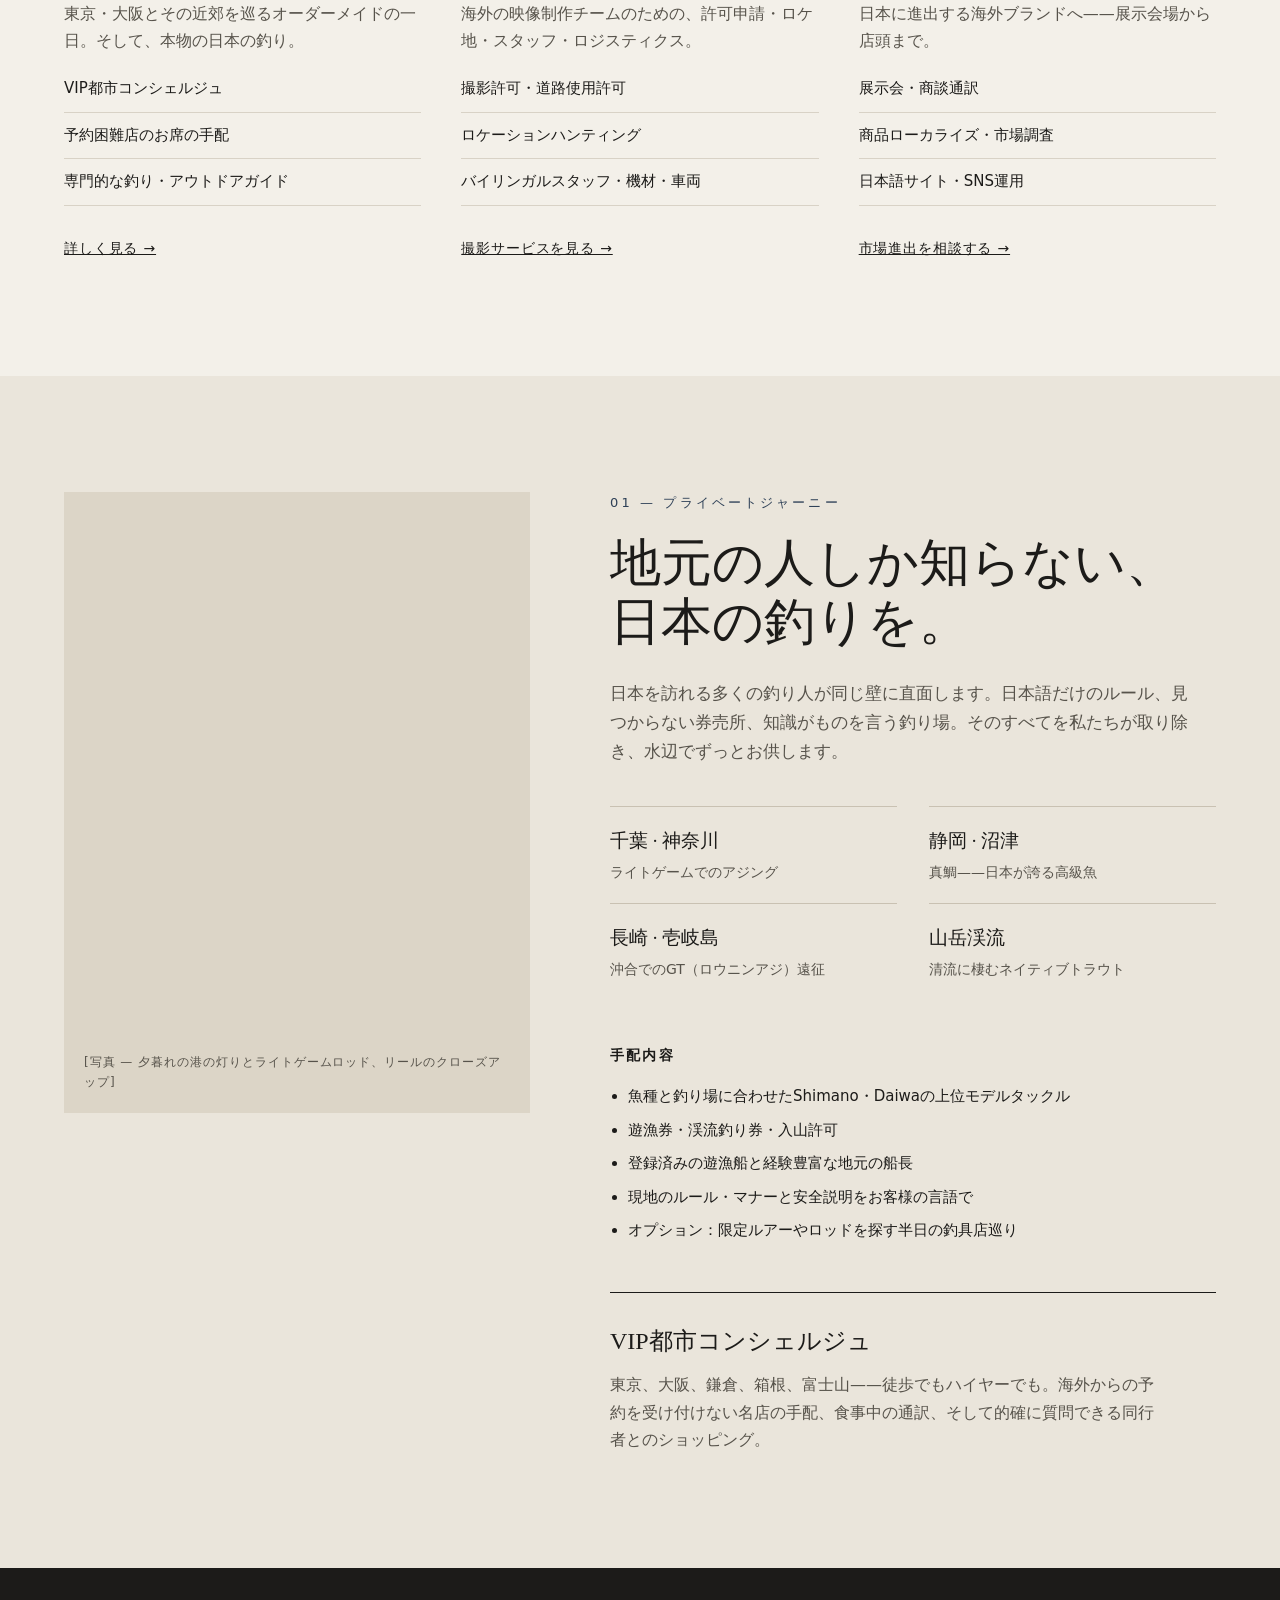
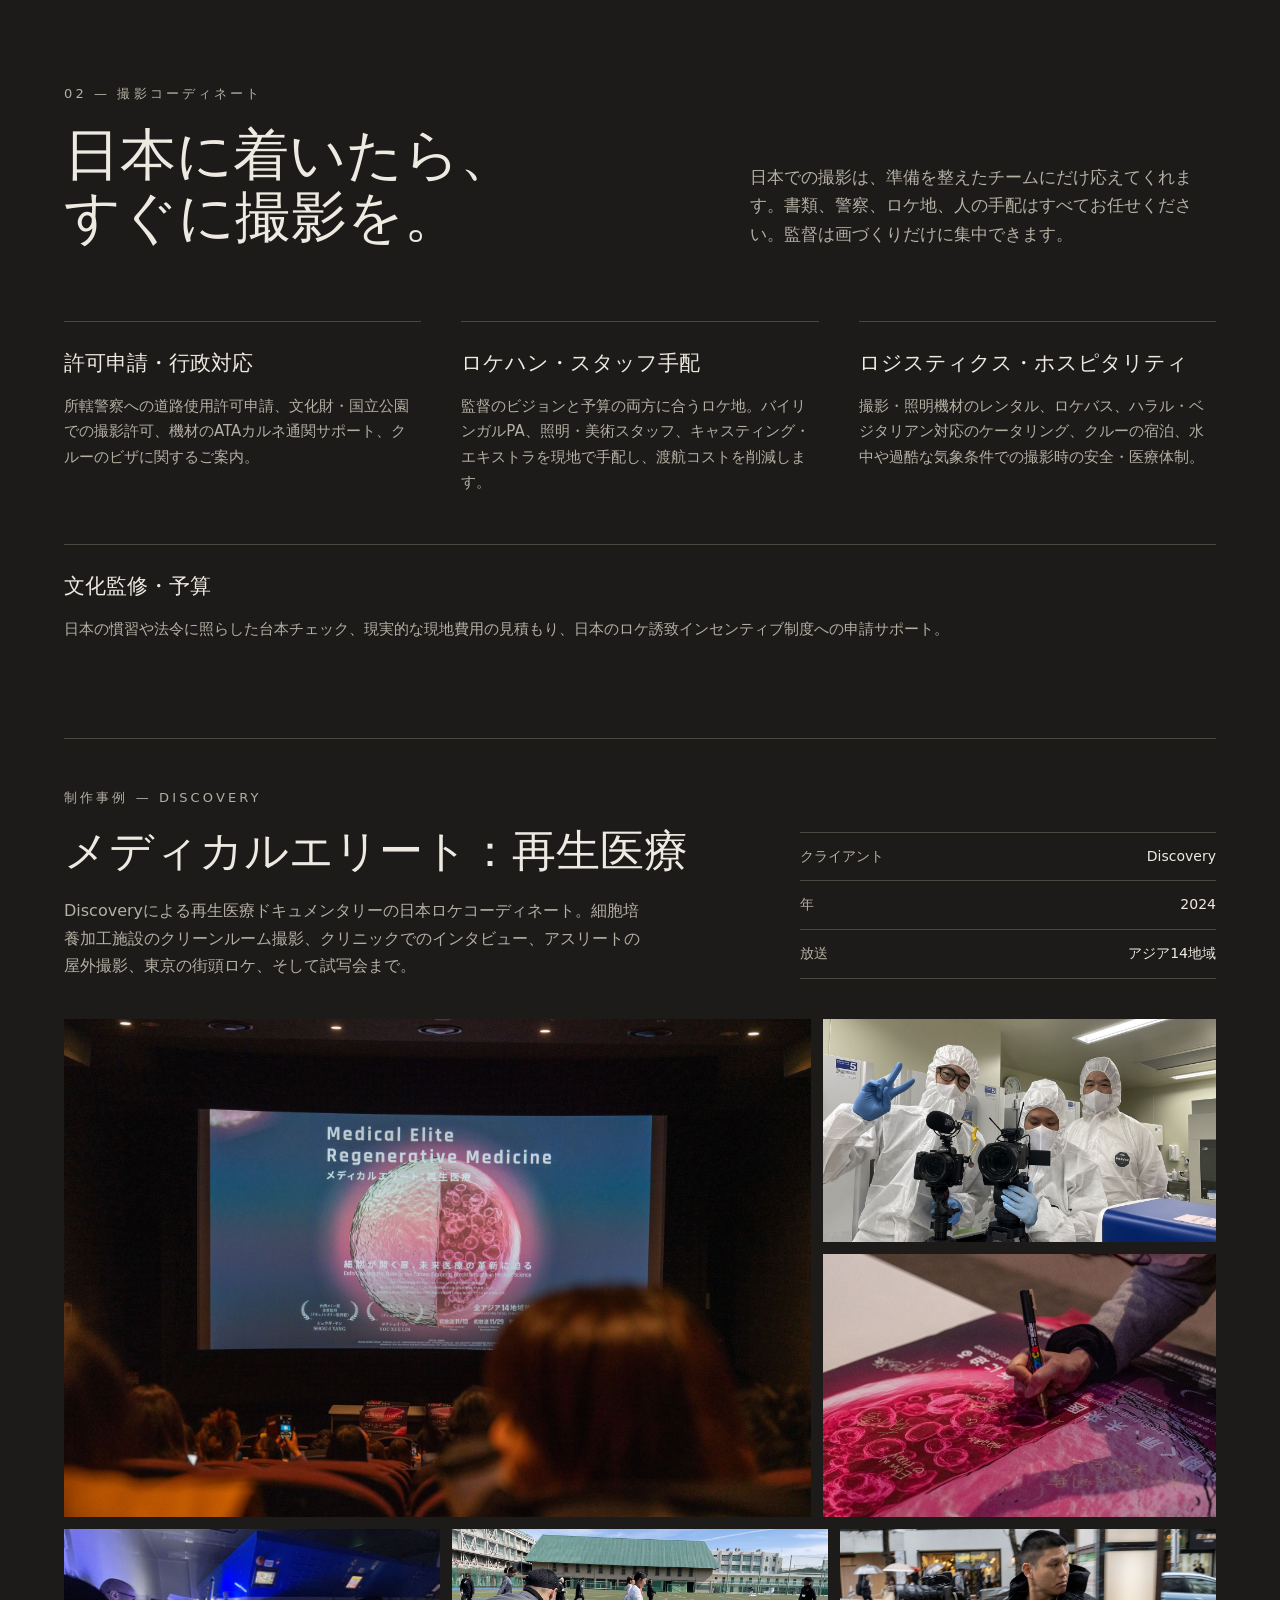
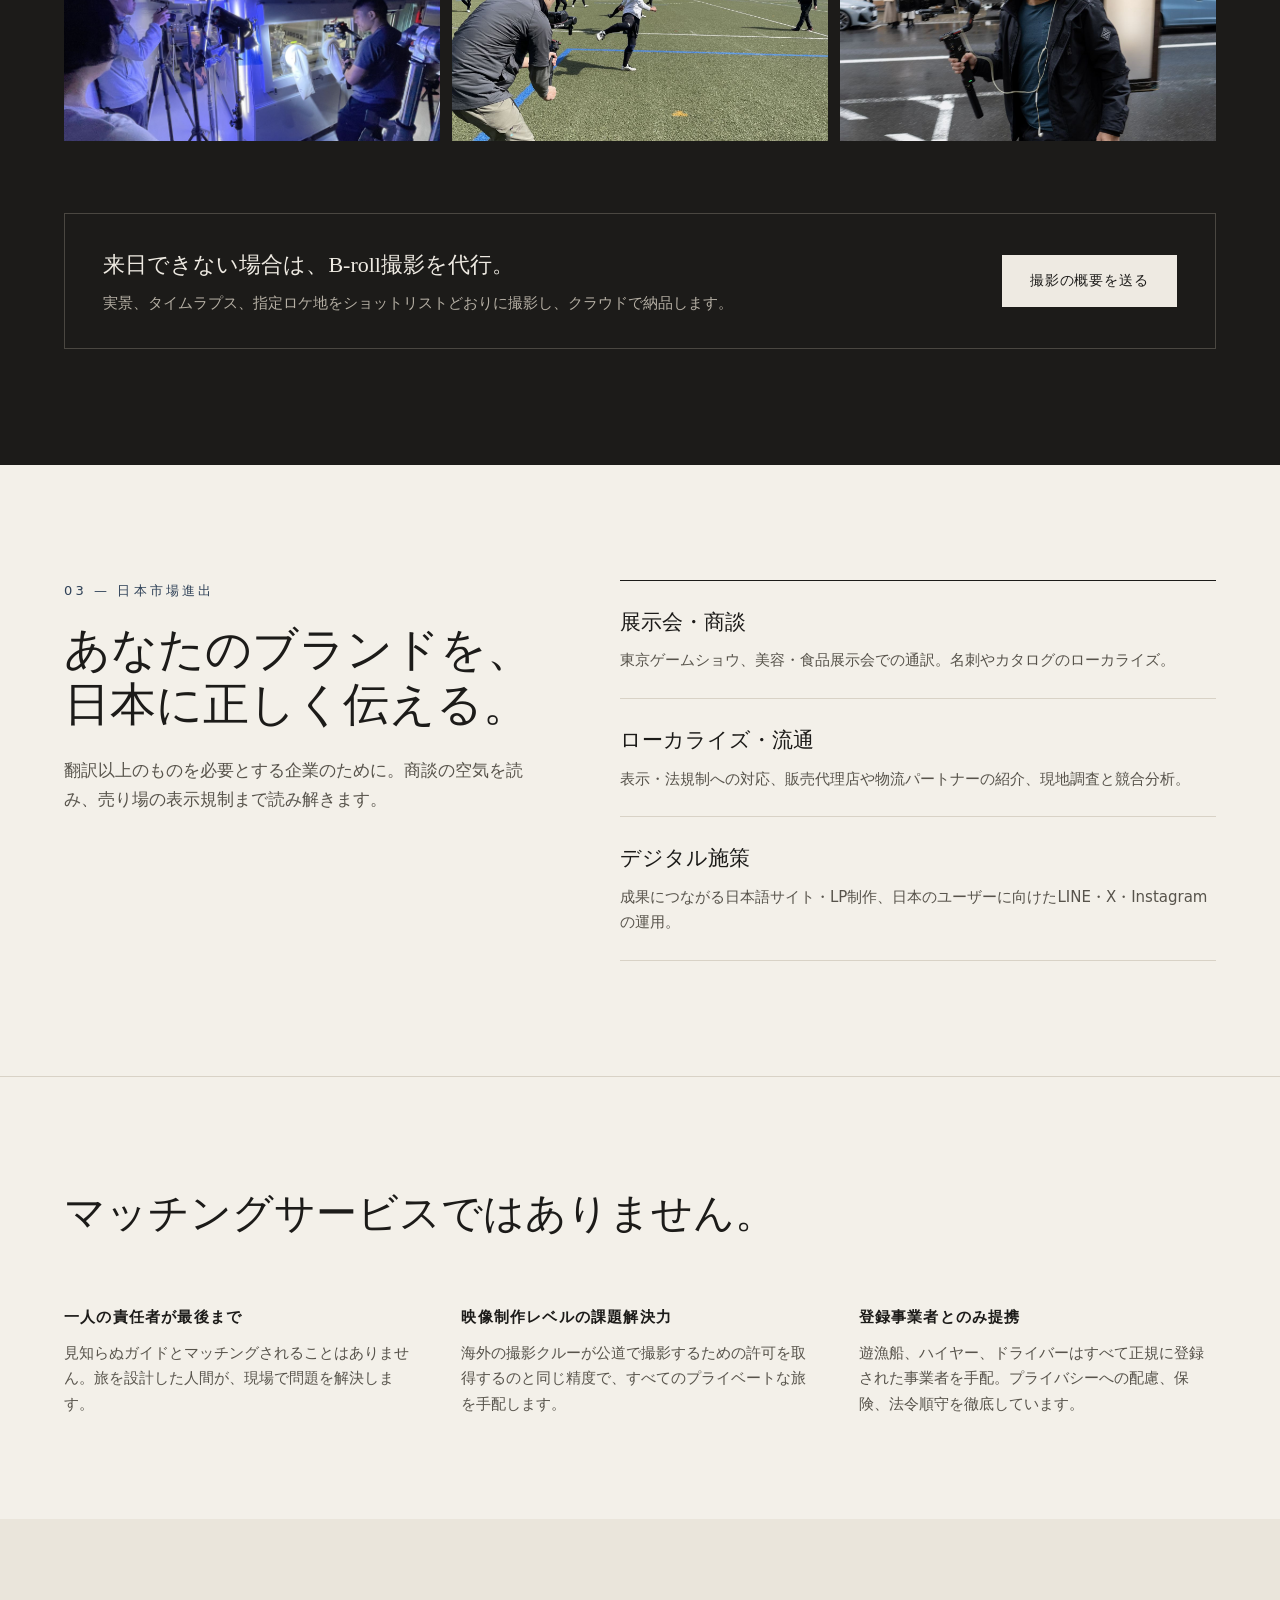
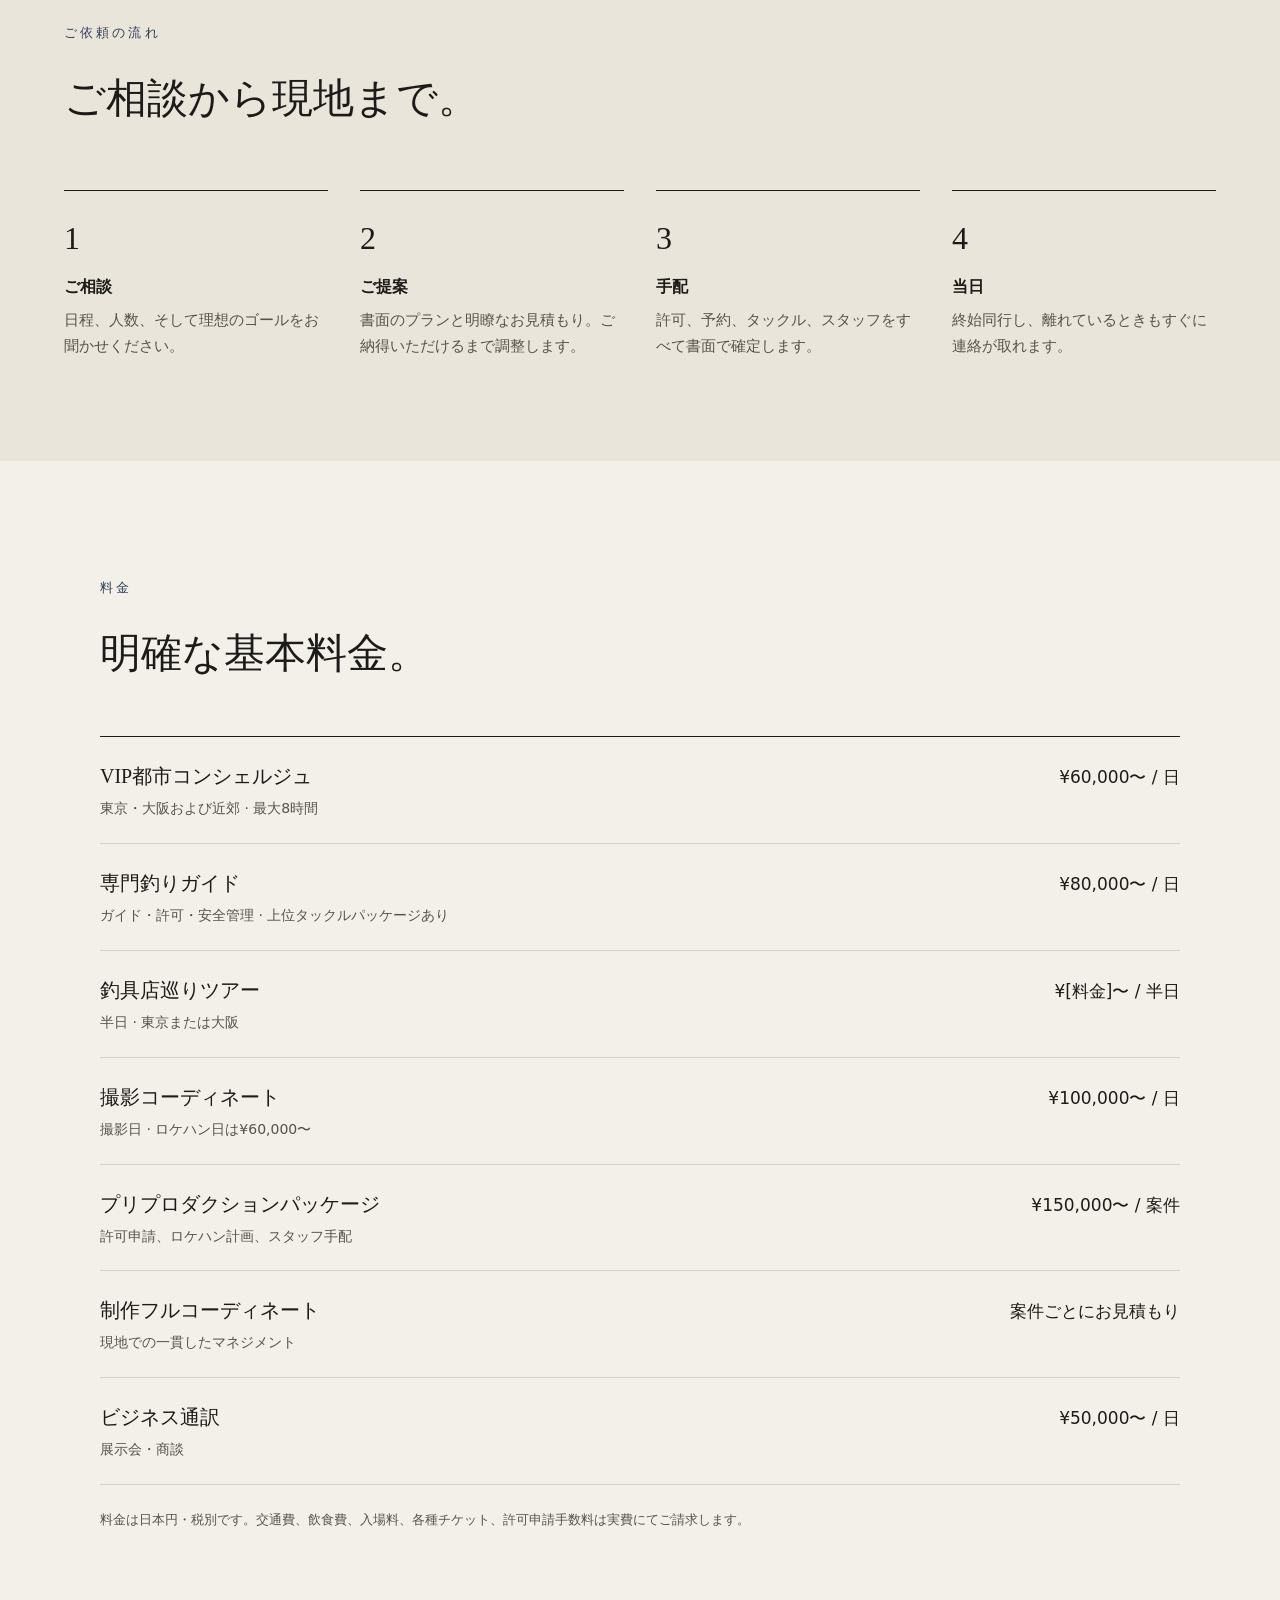
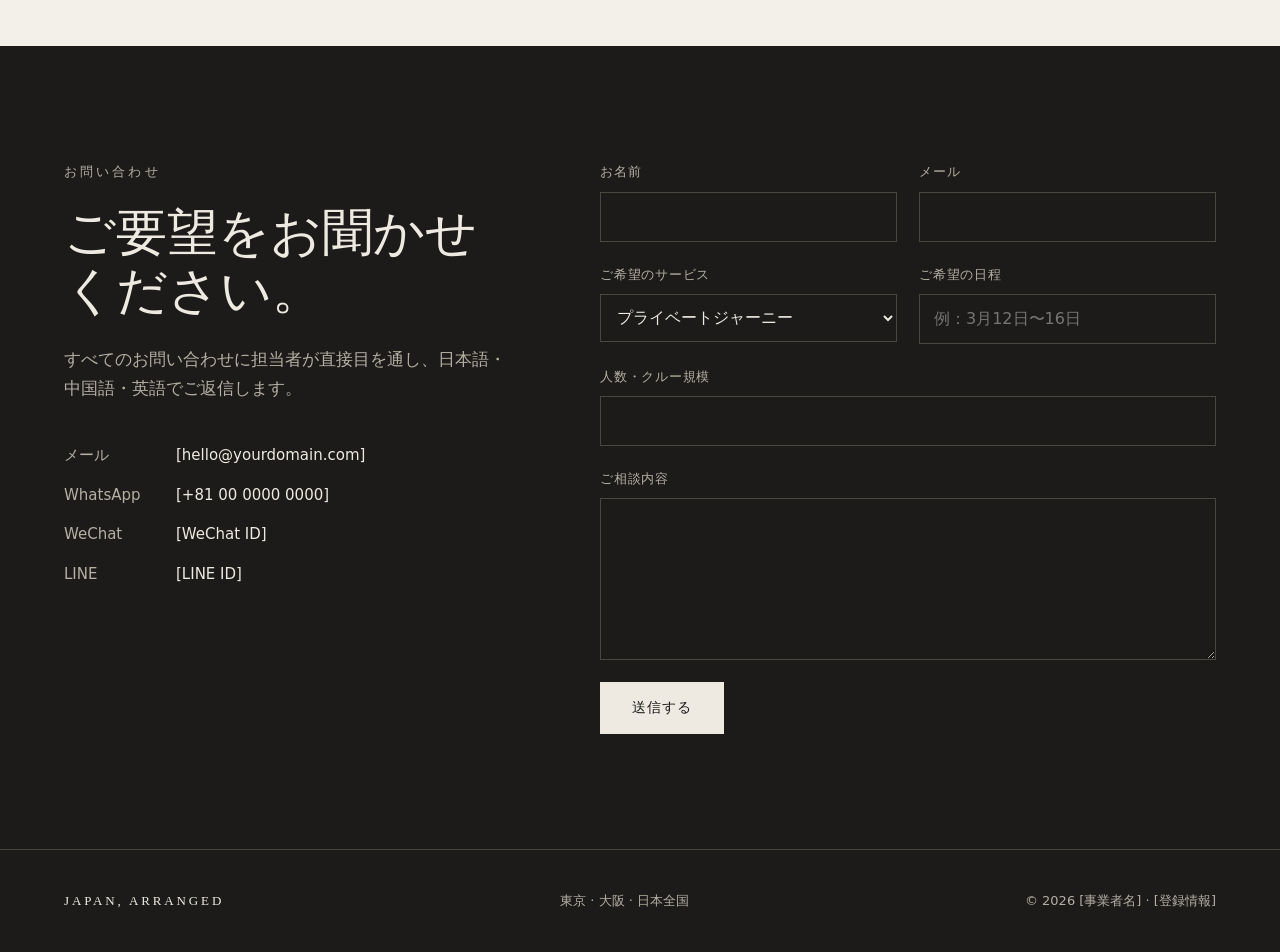
<file: ja/index.html>
<!DOCTYPE html>

<html lang="ja">
<head>
<meta charset="utf-8"/>
<title>Japan, Arranged — VIPプライベートガイド＆撮影コーディネート</title>
<meta content="width=device-width, initial-scale=1" name="viewport"/>
<meta content="訪日VIP向けプライベートガイド、専門的な釣り体験、海外映像制作のフィクサー・ロケコーディネート。多言語で日本滞在をトータルに手配します。" name="description"/>
<meta content="Japan, Arranged — プライベートガイド＆撮影コーディネート" property="og:title"/>
<meta content="日本全国でのプライベートガイド、釣り体験、撮影コーディネート。" property="og:description"/>
<meta content="website" property="og:type"/>
<link href="data:image/svg+xml,%3Csvg xmlns='http://www.w3.org/2000/svg' viewBox='0 0 32 32'%3E%3Crect width='32' height='32' fill='%231C1B19'/%3E%3Ctext x='16' y='22' font-family='serif' font-size='18' fill='%23F3F0E9' text-anchor='middle'%3EJ%3C/text%3E%3C/svg%3E" rel="icon"/>
<link href="https://fonts.googleapis.com" rel="preconnect"/>
<link href="https://fonts.googleapis.com/css2?family=Shippori+Mincho:wght@400;500;600&amp;family=Zen+Kaku+Gothic+New:wght@400;500;700&amp;display=swap" rel="stylesheet"/>
<style>
html{scroll-behavior:smooth}
body{margin:0;background:#F3F0E9}
a{color:#1C1B19}a:hover{color:#57534B}
input:focus,select:focus,textarea:focus{outline:2px solid #2E4057;outline-offset:2px}
.hp{position:absolute;left:-9999px}
</style>
<link href="https://tsao1989-rgb.github.io/" hreflang="en" rel="alternate"/>
<link href="https://tsao1989-rgb.github.io/zh-hant/" hreflang="zh-Hant" rel="alternate"/>
<link href="https://tsao1989-rgb.github.io/zh-hans/" hreflang="zh-Hans" rel="alternate"/>
<link href="https://tsao1989-rgb.github.io/ja/" hreflang="ja" rel="alternate"/>
<link href="https://tsao1989-rgb.github.io/" hreflang="x-default" rel="alternate"/>
<link href="https://tsao1989-rgb.github.io/ja/" rel="canonical"/>
</head>
<body>
<div style="background: #F3F0E9; color: #1C1B19; font-family: 'Zen Kaku Gothic New', system-ui, sans-serif; font-size: 16px; line-height: 1.7">
<header style="display: flex; flex-wrap: wrap; align-items: center; justify-content: space-between; gap: 16px 32px; padding: 22px clamp(20px, 5vw, 72px); border-bottom: 1px solid #D8D2C6">
<a href="#top" style="font-family: 'Shippori Mincho', serif; font-size: 17px; letter-spacing: 0.22em; text-decoration: none; font-weight: 600">JAPAN, ARRANGED</a>
<nav aria-label="メインメニュー" style="display: flex; flex-wrap: wrap; gap: 8px 28px; font-size: 14px; letter-spacing: 0.04em">
<a href="#journeys" style="text-decoration: none">プライベートジャーニー</a>
<a href="#production" style="text-decoration: none">撮影コーディネート</a>
<a href="#business" style="text-decoration: none">日本市場進出</a>
<a href="#rates" style="text-decoration: none">料金</a>
</nav>
<div style="display: flex; align-items: center; gap: 20px; font-size: 13px">
<div style="display: flex; gap: 12px; letter-spacing: 0.06em"><a href="/" hreflang="en" lang="en" style="text-decoration: none; color: #57534B">EN</a>
<a href="/zh-hant/" hreflang="zh-Hant" lang="zh-Hant" style="text-decoration: none; color: #57534B">繁中</a>
<a href="/zh-hans/" hreflang="zh-Hans" lang="zh-Hans" style="text-decoration: none; color: #57534B">简中</a>
<a aria-current="page" href="/ja/" hreflang="ja" lang="ja" style="text-decoration: none; font-weight: 700">日本語</a>
</div>
<a href="#enquire" style="display: inline-flex; align-items: center; min-height: 44px; padding: 0 22px; border: 1px solid #1C1B19; text-decoration: none; letter-spacing: 0.08em; font-size: 13px">お問い合わせ</a>
</div>
</header>
<section id="top" style="padding: clamp(56px, 8vw, 120px) clamp(20px, 5vw, 72px)">
<div style="max-width: 1280px; margin: 0 auto; display: flex; flex-wrap: wrap; gap: 48px 72px; align-items: flex-end">
<div style="flex: 1 1 520px; min-width: 0">
<p style="margin: 0 0 28px; font-size: 13px; letter-spacing: 0.24em; color: #2E4057">東京 · 大阪 · 日本全国</p>
<h1 style="margin: 0; font-family: 'Shippori Mincho', serif; font-weight: 500; font-size: clamp(44px, 6.2vw, 92px); line-height: 1.04; letter-spacing: -0.01em">日本を、<br/>整える。</h1>
<p style="margin: 36px 0 0; max-width: 34em; font-size: 18px; color: #57534B">プライベートガイド、専門的な釣り体験、そして映像制作のフィクサー業務。海外放送局の撮影許可を取得してきた多言語チームが、一切の妥協を許さないお客様のための旅を一貫して手がけます。</p>
<div style="display: flex; flex-wrap: wrap; gap: 14px; margin-top: 44px">
<a href="#journeys" style="display: inline-flex; align-items: center; min-height: 52px; padding: 0 28px; background: #1C1B19; color: #F3F0E9; text-decoration: none; font-size: 14px; letter-spacing: 0.06em">プライベートな旅を相談する</a>
<a href="#production" style="display: inline-flex; align-items: center; min-height: 52px; padding: 0 28px; border: 1px solid #1C1B19; text-decoration: none; font-size: 14px; letter-spacing: 0.06em">撮影の相談をする</a>
</div>
</div>
<figure style="flex: 1 1 400px; min-width: 0; margin: 0">
<img alt="日本の再生医療クリーンルームでDiscoveryの撮影を行うカメラマン" fetchpriority="high" height="1500" src="/assets/discovery/hero-cleanroom.jpg" style="display: block; width: 100%; height: auto; aspect-ratio: 4 / 5; object-fit: cover; background: #E3DDD1" width="1200"/>
<figcaption style="margin-top: 12px; font-size: 12px; letter-spacing: 0.08em; color: #57534B">撮影現場 — Discovery『メディカルエリート：再生医療』</figcaption>
</figure>
</div>
</section>
<section aria-label="主な実績" style="padding: 32px clamp(20px, 5vw, 72px); border-top: 1px solid #D8D2C6; border-bottom: 1px solid #D8D2C6">
<div style="max-width: 1280px; margin: 0 auto; display: flex; flex-wrap: wrap; gap: 20px 56px; align-items: baseline">
<p style="margin: 0; font-size: 12px; letter-spacing: 0.24em; color: #57534B">主な実績</p>
<p style="margin: 0; font-family: 'Shippori Mincho', serif; font-size: 18px">Discovery <span style="color: #57534B; font-size: 14px; font-family: 'Zen Kaku Gothic New', sans-serif">— 再生医療ドキュメンタリー、2024</span></p>
<p style="margin: 0; font-family: 'Shippori Mincho', serif; font-size: 18px">Mediacorp <span style="color: #57534B; font-size: 14px; font-family: 'Zen Kaku Gothic New', sans-serif">— 日本の秘境キャンプ番組、2026</span></p>
<p style="margin: 0; font-family: 'Shippori Mincho', serif; font-size: 18px">Furrmacy（UAE） <span style="color: #57534B; font-size: 14px; font-family: 'Zen Kaku Gothic New', sans-serif">— ブランドフィルム、2026</span></p>
<p style="margin: 0; font-size: 14px; color: #57534B; letter-spacing: 0.04em">日本語 · 中国語 · 英語に対応</p>
</div>
</section>
<section aria-labelledby="what-h" style="padding: clamp(72px, 9vw, 136px) clamp(20px, 5vw, 72px)">
<div style="max-width: 1280px; margin: 0 auto">
<p style="margin: 0 0 20px; font-size: 13px; letter-spacing: 0.24em; color: #2E4057">サービス</p>
<h2 id="what-h" style="margin: 0 0 64px; max-width: 18em; font-family: 'Shippori Mincho', serif; font-weight: 500; font-size: clamp(30px, 3.6vw, 48px); line-height: 1.25">三つの専門領域。最初のご連絡から最終日まで、一人の責任者が担当します。</h2>
<div style="display: flex; flex-wrap: wrap; gap: 48px 40px">
<article style="flex: 1 1 300px; min-width: 0; border-top: 1px solid #1C1B19; padding-top: 28px">
<p style="margin: 0 0 18px; font-family: 'Shippori Mincho', serif; font-size: 15px; color: #57534B">01</p>
<h3 style="margin: 0 0 14px; font-family: 'Shippori Mincho', serif; font-weight: 500; font-size: 26px">プライベートジャーニー</h3>
<p style="margin: 0 0 22px; color: #57534B">東京・大阪とその近郊を巡るオーダーメイドの一日。そして、本物の日本の釣り。</p>
<ul style="margin: 0 0 28px; padding: 0; list-style: none; display: flex; flex-direction: column; gap: 10px; font-size: 15px">
<li style="border-bottom: 1px solid #D8D2C6; padding-bottom: 10px">VIP都市コンシェルジュ</li>
<li style="border-bottom: 1px solid #D8D2C6; padding-bottom: 10px">予約困難店のお席の手配</li>
<li style="border-bottom: 1px solid #D8D2C6; padding-bottom: 10px">専門的な釣り・アウトドアガイド</li>
</ul>
<a href="#journeys" style="font-size: 14px; letter-spacing: 0.06em">詳しく見る →</a>
</article>
<article style="flex: 1 1 300px; min-width: 0; border-top: 1px solid #1C1B19; padding-top: 28px">
<p style="margin: 0 0 18px; font-family: 'Shippori Mincho', serif; font-size: 15px; color: #57534B">02</p>
<h3 style="margin: 0 0 14px; font-family: 'Shippori Mincho', serif; font-weight: 500; font-size: 26px">撮影コーディネート</h3>
<p style="margin: 0 0 22px; color: #57534B">海外の映像制作チームのための、許可申請・ロケ地・スタッフ・ロジスティクス。</p>
<ul style="margin: 0 0 28px; padding: 0; list-style: none; display: flex; flex-direction: column; gap: 10px; font-size: 15px">
<li style="border-bottom: 1px solid #D8D2C6; padding-bottom: 10px">撮影許可・道路使用許可</li>
<li style="border-bottom: 1px solid #D8D2C6; padding-bottom: 10px">ロケーションハンティング</li>
<li style="border-bottom: 1px solid #D8D2C6; padding-bottom: 10px">バイリンガルスタッフ・機材・車両</li>
</ul>
<a href="#production" style="font-size: 14px; letter-spacing: 0.06em">撮影サービスを見る →</a>
</article>
<article style="flex: 1 1 300px; min-width: 0; border-top: 1px solid #1C1B19; padding-top: 28px">
<p style="margin: 0 0 18px; font-family: 'Shippori Mincho', serif; font-size: 15px; color: #57534B">03</p>
<h3 style="margin: 0 0 14px; font-family: 'Shippori Mincho', serif; font-weight: 500; font-size: 26px">日本市場進出</h3>
<p style="margin: 0 0 22px; color: #57534B">日本に進出する海外ブランドへ——展示会場から店頭まで。</p>
<ul style="margin: 0 0 28px; padding: 0; list-style: none; display: flex; flex-direction: column; gap: 10px; font-size: 15px">
<li style="border-bottom: 1px solid #D8D2C6; padding-bottom: 10px">展示会・商談通訳</li>
<li style="border-bottom: 1px solid #D8D2C6; padding-bottom: 10px">商品ローカライズ・市場調査</li>
<li style="border-bottom: 1px solid #D8D2C6; padding-bottom: 10px">日本語サイト・SNS運用</li>
</ul>
<a href="#business" style="font-size: 14px; letter-spacing: 0.06em">市場進出を相談する →</a>
</article>
</div>
</div>
</section>
<section aria-labelledby="journeys-h" id="journeys" style="padding: clamp(72px, 9vw, 136px) clamp(20px, 5vw, 72px); background: #EAE5DB">
<div style="max-width: 1280px; margin: 0 auto; display: flex; flex-wrap: wrap; gap: 56px 80px; align-items: flex-start">
<div style="flex: 1 1 380px; min-width: 0; aspect-ratio: 3 / 4; background: #DCD5C7; display: flex; align-items: flex-end; padding: 20px; box-sizing: border-box">
<p style="margin: 0; font-size: 12px; letter-spacing: 0.08em; color: #57534B">[写真 — 夕暮れの港の灯りとライトゲームロッド、リールのクローズアップ]</p>
</div>
<div style="flex: 1 1 520px; min-width: 0">
<p style="margin: 0 0 20px; font-size: 13px; letter-spacing: 0.24em; color: #2E4057">01 — プライベートジャーニー</p>
<h2 id="journeys-h" style="margin: 0 0 28px; font-family: 'Shippori Mincho', serif; font-weight: 500; font-size: clamp(32px, 4vw, 56px); line-height: 1.15">地元の人しか知らない、日本の釣りを。</h2>
<p style="margin: 0 0 40px; font-size: 17px; color: #57534B; max-width: 34em">日本を訪れる多くの釣り人が同じ壁に直面します。日本語だけのルール、見つからない券売所、知識がものを言う釣り場。そのすべてを私たちが取り除き、水辺でずっとお供します。</p>
<div style="display: flex; flex-wrap: wrap; gap: 0 32px; margin-bottom: 44px">
<div style="flex: 1 1 240px; min-width: 0; border-top: 1px solid #C9C1B2; padding: 18px 0">
<p style="margin: 0; font-family: 'Shippori Mincho', serif; font-size: 19px">千葉 · 神奈川</p>
<p style="margin: 4px 0 0; font-size: 14px; color: #57534B">ライトゲームでのアジング</p>
</div>
<div style="flex: 1 1 240px; min-width: 0; border-top: 1px solid #C9C1B2; padding: 18px 0">
<p style="margin: 0; font-family: 'Shippori Mincho', serif; font-size: 19px">静岡 · 沼津</p>
<p style="margin: 4px 0 0; font-size: 14px; color: #57534B">真鯛——日本が誇る高級魚</p>
</div>
<div style="flex: 1 1 240px; min-width: 0; border-top: 1px solid #C9C1B2; padding: 18px 0">
<p style="margin: 0; font-family: 'Shippori Mincho', serif; font-size: 19px">長崎 · 壱岐島</p>
<p style="margin: 4px 0 0; font-size: 14px; color: #57534B">沖合でのGT（ロウニンアジ）遠征</p>
</div>
<div style="flex: 1 1 240px; min-width: 0; border-top: 1px solid #C9C1B2; padding: 18px 0">
<p style="margin: 0; font-family: 'Shippori Mincho', serif; font-size: 19px">山岳渓流</p>
<p style="margin: 4px 0 0; font-size: 14px; color: #57534B">清流に棲むネイティブトラウト</p>
</div>
</div>
<h3 style="margin: 0 0 16px; font-size: 14px; letter-spacing: 0.16em; font-weight: 700">手配内容</h3>
<ul style="margin: 0 0 48px; padding: 0 0 0 18px; display: flex; flex-direction: column; gap: 8px; font-size: 15px">
<li>魚種と釣り場に合わせたShimano・Daiwaの上位モデルタックル</li>
<li>遊漁券・渓流釣り券・入山許可</li>
<li>登録済みの遊漁船と経験豊富な地元の船長</li>
<li>現地のルール・マナーと安全説明をお客様の言語で</li>
<li>オプション：限定ルアーやロッドを探す半日の釣具店巡り</li>
</ul>
<div style="border-top: 1px solid #1C1B19; padding-top: 28px">
<h3 style="margin: 0 0 10px; font-family: 'Shippori Mincho', serif; font-weight: 500; font-size: 24px">VIP都市コンシェルジュ</h3>
<p style="margin: 0; color: #57534B; max-width: 34em">東京、大阪、鎌倉、箱根、富士山——徒歩でもハイヤーでも。海外からの予約を受け付けない名店の手配、食事中の通訳、そして的確に質問できる同行者とのショッピング。</p>
</div>
</div>
</div>
</section>
<section aria-labelledby="production-h" id="production" style="padding: clamp(72px, 9vw, 136px) clamp(20px, 5vw, 72px); background: #1C1B19; color: #EEEAE2">
<div style="max-width: 1280px; margin: 0 auto">
<p style="margin: 0 0 20px; font-size: 13px; letter-spacing: 0.24em; color: #B5AFA4">02 — 撮影コーディネート</p>
<div style="display: flex; flex-wrap: wrap; gap: 32px 80px; align-items: flex-end; margin-bottom: 72px">
<h2 id="production-h" style="flex: 1 1 520px; min-width: 0; margin: 0; font-family: 'Shippori Mincho', serif; font-weight: 500; font-size: clamp(34px, 4.4vw, 64px); line-height: 1.1">日本に着いたら、<br/>すぐに撮影を。</h2>
<p style="flex: 1 1 380px; min-width: 0; margin: 0; font-size: 17px; color: #B5AFA4">日本での撮影は、準備を整えたチームにだけ応えてくれます。書類、警察、ロケ地、人の手配はすべてお任せください。監督は画づくりだけに集中できます。</p>
</div>
<div style="display: flex; flex-wrap: wrap; gap: 48px 40px">
<div style="flex: 1 1 260px; min-width: 0; border-top: 1px solid #4A4741; padding-top: 24px">
<h3 style="margin: 0 0 12px; font-family: 'Shippori Mincho', serif; font-weight: 500; font-size: 21px">許可申請・行政対応</h3>
<p style="margin: 0; font-size: 15px; color: #B5AFA4">所轄警察への道路使用許可申請、文化財・国立公園での撮影許可、機材のATAカルネ通関サポート、クルーのビザに関するご案内。</p>
</div>
<div style="flex: 1 1 260px; min-width: 0; border-top: 1px solid #4A4741; padding-top: 24px">
<h3 style="margin: 0 0 12px; font-family: 'Shippori Mincho', serif; font-weight: 500; font-size: 21px">ロケハン・スタッフ手配</h3>
<p style="margin: 0; font-size: 15px; color: #B5AFA4">監督のビジョンと予算の両方に合うロケ地。バイリンガルPA、照明・美術スタッフ、キャスティング・エキストラを現地で手配し、渡航コストを削減します。</p>
</div>
<div style="flex: 1 1 260px; min-width: 0; border-top: 1px solid #4A4741; padding-top: 24px">
<h3 style="margin: 0 0 12px; font-family: 'Shippori Mincho', serif; font-weight: 500; font-size: 21px">ロジスティクス・ホスピタリティ</h3>
<p style="margin: 0; font-size: 15px; color: #B5AFA4">撮影・照明機材のレンタル、ロケバス、ハラル・ベジタリアン対応のケータリング、クルーの宿泊、水中や過酷な気象条件での撮影時の安全・医療体制。</p>
</div>
<div style="flex: 1 1 260px; min-width: 0; border-top: 1px solid #4A4741; padding-top: 24px">
<h3 style="margin: 0 0 12px; font-family: 'Shippori Mincho', serif; font-weight: 500; font-size: 21px">文化監修・予算</h3>
<p style="margin: 0; font-size: 15px; color: #B5AFA4">日本の慣習や法令に照らした台本チェック、現実的な現地費用の見積もり、日本のロケ誘致インセンティブ制度への申請サポート。</p>
</div>
</div>
<article aria-labelledby="case-h" id="case-discovery" style="margin-top: 96px; border-top: 1px solid #4A4741; padding-top: 48px">
<div style="display: flex; flex-wrap: wrap; gap: 32px 80px; align-items: flex-end; margin-bottom: 40px">
<div style="flex: 1 1 520px; min-width: 0">
<p style="margin: 0 0 16px; font-size: 13px; letter-spacing: 0.24em; color: #B5AFA4">制作事例 — DISCOVERY</p>
<h3 id="case-h" style="margin: 0 0 20px; font-family: 'Shippori Mincho', serif; font-weight: 500; font-size: clamp(28px, 3.4vw, 44px); line-height: 1.2">メディカルエリート：再生医療</h3>
<p style="margin: 0; font-size: 16px; color: #B5AFA4; max-width: 36em">Discoveryによる再生医療ドキュメンタリーの日本ロケコーディネート。細胞培養加工施設のクリーンルーム撮影、クリニックでのインタビュー、アスリートの屋外撮影、東京の街頭ロケ、そして試写会まで。</p>
</div>
<dl style="flex: 1 1 280px; min-width: 0; margin: 0; display: flex; flex-direction: column; font-size: 14px">
<div style="display: flex; justify-content: space-between; gap: 16px; border-top: 1px solid #4A4741; padding: 12px 0"><dt style="color: #B5AFA4">クライアント</dt><dd style="margin: 0">Discovery</dd></div>
<div style="display: flex; justify-content: space-between; gap: 16px; border-top: 1px solid #4A4741; padding: 12px 0"><dt style="color: #B5AFA4">年</dt><dd style="margin: 0">2024</dd></div>
<div style="display: flex; justify-content: space-between; gap: 16px; border-top: 1px solid #4A4741; border-bottom: 1px solid #4A4741; padding: 12px 0"><dt style="color: #B5AFA4">放送</dt><dd style="margin: 0">アジア14地域</dd></div>
</dl>
</div>
<div style="display: flex; flex-wrap: wrap; gap: 12px">
<figure style="flex: 2 1 560px; min-width: 0; margin: 0"><img alt="東京の映画館での『メディカルエリート：再生医療』試写会" height="1334" loading="lazy" src="/assets/discovery/premiere-screening.jpg" style="display: block; width: 100%; height: 100%; min-height: 320px; object-fit: cover; background: #2A2825" width="2000"/></figure>
<div style="flex: 1 1 300px; min-width: 0; display: flex; flex-direction: column; gap: 12px">
<figure style="margin: 0; flex: 1 1 auto"><img alt="細胞培養加工施設でクリーンスーツを着た撮影クルー" height="788" loading="lazy" src="/assets/discovery/cleanroom-crew.jpg" style="display: block; width: 100%; height: 100%; min-height: 180px; object-fit: cover; background: #2A2825" width="1400"/></figure>
<figure style="margin: 0; flex: 1 1 auto"><img alt="試写会でのポスターへのサイン" height="934" loading="lazy" src="/assets/discovery/premiere-poster.jpg" style="display: block; width: 100%; height: 100%; min-height: 180px; object-fit: cover; background: #2A2825" width="1400"/></figure>
</div>
</div>
<div style="display: flex; flex-wrap: wrap; gap: 12px; margin-top: 12px">
<figure style="flex: 1 1 300px; min-width: 0; margin: 0"><img alt="細胞培養装置の横に組まれた照明とカメラ" height="900" loading="lazy" src="/assets/discovery/cleanroom-lights.jpg" style="display: block; width: 100%; height: auto; aspect-ratio: 16 / 9; object-fit: cover; background: #2A2825" width="1600"/></figure>
<figure style="flex: 1 1 300px; min-width: 0; margin: 0"><img alt="日本のグラウンドでアスリートを撮影" height="788" loading="lazy" src="/assets/discovery/field-shoot.jpg" style="display: block; width: 100%; height: auto; aspect-ratio: 16 / 9; object-fit: cover; background: #2A2825" width="1400"/></figure>
<figure style="flex: 1 1 300px; min-width: 0; margin: 0"><img alt="雨の東京の街頭でジンバル撮影" height="933" loading="lazy" src="/assets/discovery/tokyo-street-gimbal.jpg" style="display: block; width: 100%; height: auto; aspect-ratio: 16 / 9; object-fit: cover; background: #2A2825" width="1400"/></figure>
</div>
</article>
<div style="margin-top: 72px; display: flex; flex-wrap: wrap; gap: 24px 48px; align-items: center; justify-content: space-between; border: 1px solid #4A4741; padding: 32px clamp(20px, 3vw, 40px)">
<div style="flex: 1 1 420px; min-width: 0">
<h3 style="margin: 0 0 8px; font-family: 'Shippori Mincho', serif; font-weight: 500; font-size: 22px">来日できない場合は、B-roll撮影を代行。</h3>
<p style="margin: 0; font-size: 15px; color: #B5AFA4">実景、タイムラプス、指定ロケ地をショットリストどおりに撮影し、クラウドで納品します。</p>
</div>
<a href="#enquire" style="display: inline-flex; align-items: center; min-height: 52px; padding: 0 28px; background: #EEEAE2; color: #1C1B19; text-decoration: none; font-size: 14px; letter-spacing: 0.06em">撮影の概要を送る</a>
</div>
</div>
</section>
<section aria-labelledby="business-h" id="business" style="padding: clamp(72px, 9vw, 136px) clamp(20px, 5vw, 72px)">
<div style="max-width: 1280px; margin: 0 auto; display: flex; flex-wrap: wrap; gap: 48px 80px">
<div style="flex: 1 1 400px; min-width: 0">
<p style="margin: 0 0 20px; font-size: 13px; letter-spacing: 0.24em; color: #2E4057">03 — 日本市場進出</p>
<h2 id="business-h" style="margin: 0 0 24px; font-family: 'Shippori Mincho', serif; font-weight: 500; font-size: clamp(30px, 3.6vw, 48px); line-height: 1.2">あなたのブランドを、日本に正しく伝える。</h2>
<p style="margin: 0; font-size: 17px; color: #57534B">翻訳以上のものを必要とする企業のために。商談の空気を読み、売り場の表示規制まで読み解きます。</p>
</div>
<div style="flex: 1 1 520px; min-width: 0; display: flex; flex-direction: column">
<div style="border-top: 1px solid #1C1B19; padding: 24px 0">
<h3 style="margin: 0 0 8px; font-family: 'Shippori Mincho', serif; font-weight: 500; font-size: 21px">展示会・商談</h3>
<p style="margin: 0; font-size: 15px; color: #57534B">東京ゲームショウ、美容・食品展示会での通訳。名刺やカタログのローカライズ。</p>
</div>
<div style="border-top: 1px solid #D8D2C6; padding: 24px 0">
<h3 style="margin: 0 0 8px; font-family: 'Shippori Mincho', serif; font-weight: 500; font-size: 21px">ローカライズ・流通</h3>
<p style="margin: 0; font-size: 15px; color: #57534B">表示・法規制への対応、販売代理店や物流パートナーの紹介、現地調査と競合分析。</p>
</div>
<div style="border-top: 1px solid #D8D2C6; border-bottom: 1px solid #D8D2C6; padding: 24px 0">
<h3 style="margin: 0 0 8px; font-family: 'Shippori Mincho', serif; font-weight: 500; font-size: 21px">デジタル施策</h3>
<p style="margin: 0; font-size: 15px; color: #57534B">成果につながる日本語サイト・LP制作、日本のユーザーに向けたLINE・X・Instagramの運用。</p>
</div>
</div>
</div>
</section>
<section aria-labelledby="why-h" style="padding: clamp(64px, 8vw, 112px) clamp(20px, 5vw, 72px); border-top: 1px solid #D8D2C6">
<div style="max-width: 1280px; margin: 0 auto">
<h2 id="why-h" style="margin: 0 0 56px; font-family: 'Shippori Mincho', serif; font-weight: 500; font-size: clamp(28px, 3.2vw, 42px)">マッチングサービスではありません。</h2>
<div style="display: flex; flex-wrap: wrap; gap: 40px">
<div style="flex: 1 1 280px; min-width: 0">
<h3 style="margin: 0 0 10px; font-size: 15px; letter-spacing: 0.08em; font-weight: 700">一人の責任者が最後まで</h3>
<p style="margin: 0; color: #57534B; font-size: 15px">見知らぬガイドとマッチングされることはありません。旅を設計した人間が、現場で問題を解決します。</p>
</div>
<div style="flex: 1 1 280px; min-width: 0">
<h3 style="margin: 0 0 10px; font-size: 15px; letter-spacing: 0.08em; font-weight: 700">映像制作レベルの課題解決力</h3>
<p style="margin: 0; color: #57534B; font-size: 15px">海外の撮影クルーが公道で撮影するための許可を取得するのと同じ精度で、すべてのプライベートな旅を手配します。</p>
</div>
<div style="flex: 1 1 280px; min-width: 0">
<h3 style="margin: 0 0 10px; font-size: 15px; letter-spacing: 0.08em; font-weight: 700">登録事業者とのみ提携</h3>
<p style="margin: 0; color: #57534B; font-size: 15px">遊漁船、ハイヤー、ドライバーはすべて正規に登録された事業者を手配。プライバシーへの配慮、保険、法令順守を徹底しています。</p>
</div>
</div>
</div>
</section>
<section aria-labelledby="process-h" style="padding: clamp(64px, 8vw, 112px) clamp(20px, 5vw, 72px); background: #EAE5DB">
<div style="max-width: 1280px; margin: 0 auto">
<p style="margin: 0 0 20px; font-size: 13px; letter-spacing: 0.24em; color: #2E4057">ご依頼の流れ</p>
<h2 id="process-h" style="margin: 0 0 56px; font-family: 'Shippori Mincho', serif; font-weight: 500; font-size: clamp(28px, 3.2vw, 42px)">ご相談から現地まで。</h2>
<ol style="margin: 0; padding: 0; list-style: none; display: flex; flex-wrap: wrap; gap: 40px 32px">
<li style="flex: 1 1 220px; min-width: 0; border-top: 1px solid #1C1B19; padding-top: 20px">
<p style="margin: 0 0 8px; font-family: 'Shippori Mincho', serif; font-size: 32px">1</p>
<h3 style="margin: 0 0 8px; font-size: 16px; font-weight: 700">ご相談</h3>
<p style="margin: 0; font-size: 15px; color: #57534B">日程、人数、そして理想のゴールをお聞かせください。</p>
</li>
<li style="flex: 1 1 220px; min-width: 0; border-top: 1px solid #1C1B19; padding-top: 20px">
<p style="margin: 0 0 8px; font-family: 'Shippori Mincho', serif; font-size: 32px">2</p>
<h3 style="margin: 0 0 8px; font-size: 16px; font-weight: 700">ご提案</h3>
<p style="margin: 0; font-size: 15px; color: #57534B">書面のプランと明瞭なお見積もり。ご納得いただけるまで調整します。</p>
</li>
<li style="flex: 1 1 220px; min-width: 0; border-top: 1px solid #1C1B19; padding-top: 20px">
<p style="margin: 0 0 8px; font-family: 'Shippori Mincho', serif; font-size: 32px">3</p>
<h3 style="margin: 0 0 8px; font-size: 16px; font-weight: 700">手配</h3>
<p style="margin: 0; font-size: 15px; color: #57534B">許可、予約、タックル、スタッフをすべて書面で確定します。</p>
</li>
<li style="flex: 1 1 220px; min-width: 0; border-top: 1px solid #1C1B19; padding-top: 20px">
<p style="margin: 0 0 8px; font-family: 'Shippori Mincho', serif; font-size: 32px">4</p>
<h3 style="margin: 0 0 8px; font-size: 16px; font-weight: 700">当日</h3>
<p style="margin: 0; font-size: 15px; color: #57534B">終始同行し、離れているときもすぐに連絡が取れます。</p>
</li>
</ol>
</div>
</section>
<section aria-labelledby="rates-h" id="rates" style="padding: clamp(72px, 9vw, 136px) clamp(20px, 5vw, 72px)">
<div style="max-width: 1080px; margin: 0 auto">
<p style="margin: 0 0 20px; font-size: 13px; letter-spacing: 0.24em; color: #2E4057">料金</p>
<h2 id="rates-h" style="margin: 0 0 48px; font-family: 'Shippori Mincho', serif; font-weight: 500; font-size: clamp(28px, 3.2vw, 42px)">明確な基本料金。</h2>
<div style="display: flex; flex-direction: column">
<div style="display: flex; flex-wrap: wrap; gap: 8px 32px; justify-content: space-between; align-items: baseline; border-top: 1px solid #1C1B19; padding: 22px 0">
<div style="flex: 1 1 360px; min-width: 0"><h3 style="margin: 0; font-family: 'Shippori Mincho', serif; font-weight: 500; font-size: 20px">VIP都市コンシェルジュ</h3><p style="margin: 4px 0 0; font-size: 14px; color: #57534B">東京・大阪および近郊 · 最大8時間</p></div>
<p style="margin: 0; font-size: 17px; font-weight: 500">¥60,000〜 / 日</p>
</div>
<div style="display: flex; flex-wrap: wrap; gap: 8px 32px; justify-content: space-between; align-items: baseline; border-top: 1px solid #D8D2C6; padding: 22px 0">
<div style="flex: 1 1 360px; min-width: 0"><h3 style="margin: 0; font-family: 'Shippori Mincho', serif; font-weight: 500; font-size: 20px">専門釣りガイド</h3><p style="margin: 4px 0 0; font-size: 14px; color: #57534B">ガイド・許可・安全管理 · 上位タックルパッケージあり</p></div>
<p style="margin: 0; font-size: 17px; font-weight: 500">¥80,000〜 / 日</p>
</div>
<div style="display: flex; flex-wrap: wrap; gap: 8px 32px; justify-content: space-between; align-items: baseline; border-top: 1px solid #D8D2C6; padding: 22px 0">
<div style="flex: 1 1 360px; min-width: 0"><h3 style="margin: 0; font-family: 'Shippori Mincho', serif; font-weight: 500; font-size: 20px">釣具店巡りツアー</h3><p style="margin: 4px 0 0; font-size: 14px; color: #57534B">半日 · 東京または大阪</p></div>
<p style="margin: 0; font-size: 17px; font-weight: 500">¥[料金]〜 / 半日</p>
</div>
<div style="display: flex; flex-wrap: wrap; gap: 8px 32px; justify-content: space-between; align-items: baseline; border-top: 1px solid #D8D2C6; padding: 22px 0">
<div style="flex: 1 1 360px; min-width: 0"><h3 style="margin: 0; font-family: 'Shippori Mincho', serif; font-weight: 500; font-size: 20px">撮影コーディネート</h3><p style="margin: 4px 0 0; font-size: 14px; color: #57534B">撮影日 · ロケハン日は¥60,000〜</p></div>
<p style="margin: 0; font-size: 17px; font-weight: 500">¥100,000〜 / 日</p>
</div>
<div style="display: flex; flex-wrap: wrap; gap: 8px 32px; justify-content: space-between; align-items: baseline; border-top: 1px solid #D8D2C6; padding: 22px 0">
<div style="flex: 1 1 360px; min-width: 0"><h3 style="margin: 0; font-family: 'Shippori Mincho', serif; font-weight: 500; font-size: 20px">プリプロダクションパッケージ</h3><p style="margin: 4px 0 0; font-size: 14px; color: #57534B">許可申請、ロケハン計画、スタッフ手配</p></div>
<p style="margin: 0; font-size: 17px; font-weight: 500">¥150,000〜 / 案件</p>
</div>
<div style="display: flex; flex-wrap: wrap; gap: 8px 32px; justify-content: space-between; align-items: baseline; border-top: 1px solid #D8D2C6; padding: 22px 0">
<div style="flex: 1 1 360px; min-width: 0"><h3 style="margin: 0; font-family: 'Shippori Mincho', serif; font-weight: 500; font-size: 20px">制作フルコーディネート</h3><p style="margin: 4px 0 0; font-size: 14px; color: #57534B">現地での一貫したマネジメント</p></div>
<p style="margin: 0; font-size: 17px; font-weight: 500">案件ごとにお見積もり</p>
</div>
<div style="display: flex; flex-wrap: wrap; gap: 8px 32px; justify-content: space-between; align-items: baseline; border-top: 1px solid #D8D2C6; border-bottom: 1px solid #D8D2C6; padding: 22px 0">
<div style="flex: 1 1 360px; min-width: 0"><h3 style="margin: 0; font-family: 'Shippori Mincho', serif; font-weight: 500; font-size: 20px">ビジネス通訳</h3><p style="margin: 4px 0 0; font-size: 14px; color: #57534B">展示会・商談</p></div>
<p style="margin: 0; font-size: 17px; font-weight: 500">¥50,000〜 / 日</p>
</div>
</div>
<p style="margin: 24px 0 0; font-size: 13px; color: #57534B">料金は日本円・税別です。交通費、飲食費、入場料、各種チケット、許可申請手数料は実費にてご請求します。</p>
</div>
</section>
<section aria-labelledby="enquire-h" id="enquire" style="padding: clamp(72px, 9vw, 136px) clamp(20px, 5vw, 72px); background: #1C1B19; color: #EEEAE2">
<div style="max-width: 1280px; margin: 0 auto; display: flex; flex-wrap: wrap; gap: 56px 80px">
<div style="flex: 1 1 360px; min-width: 0">
<p style="margin: 0 0 20px; font-size: 13px; letter-spacing: 0.24em; color: #B5AFA4">お問い合わせ</p>
<h2 id="enquire-h" style="margin: 0 0 24px; font-family: 'Shippori Mincho', serif; font-weight: 500; font-size: clamp(32px, 4vw, 54px); line-height: 1.15">ご要望をお聞かせください。</h2>
<p style="margin: 0 0 40px; font-size: 17px; color: #B5AFA4">すべてのお問い合わせに担当者が直接目を通し、日本語・中国語・英語でご返信します。</p>
<dl style="margin: 0; display: flex; flex-direction: column; gap: 14px; font-size: 15px">
<div style="display: flex; gap: 16px"><dt style="width: 96px; color: #B5AFA4">メール</dt><dd style="margin: 0">[hello@yourdomain.com]</dd></div>
<div style="display: flex; gap: 16px"><dt style="width: 96px; color: #B5AFA4">WhatsApp</dt><dd style="margin: 0">[+81 00 0000 0000]</dd></div>
<div style="display: flex; gap: 16px"><dt style="width: 96px; color: #B5AFA4">WeChat</dt><dd style="margin: 0">[WeChat ID]</dd></div>
<div style="display: flex; gap: 16px"><dt style="width: 96px; color: #B5AFA4">LINE</dt><dd style="margin: 0">[LINE ID]</dd></div>
</dl>
</div>
<form action="https://formsubmit.co/tsao1989@gmail.com" method="POST" style="flex: 1 1 520px; min-width: 0; display: flex; flex-direction: column; gap: 22px">
<input name="_subject" type="hidden" value="新規お問い合わせ — Japan, Arranged（日本語）"/>
<input name="_template" type="hidden" value="table"/>
<input aria-hidden="true" autocomplete="off" class="hp" name="_honey" tabindex="-1" type="text"/>
<div style="display: flex; flex-wrap: wrap; gap: 22px">
<div style="flex: 1 1 220px; min-width: 0; display: flex; flex-direction: column; gap: 8px"><label for="f-name" style="font-size: 13px; letter-spacing: 0.06em; color: #B5AFA4">お名前</label><input autocomplete="name" id="f-name" name="name" required="" style="min-height: 48px; padding: 0 14px; background: transparent; border: 1px solid #4A4741; color: #EEEAE2; font: inherit" type="text"/></div>
<div style="flex: 1 1 220px; min-width: 0; display: flex; flex-direction: column; gap: 8px"><label for="f-email" style="font-size: 13px; letter-spacing: 0.06em; color: #B5AFA4">メール</label><input autocomplete="email" id="f-email" name="email" required="" style="min-height: 48px; padding: 0 14px; background: transparent; border: 1px solid #4A4741; color: #EEEAE2; font: inherit" type="email"/></div>
</div>
<div style="display: flex; flex-wrap: wrap; gap: 22px">
<div style="flex: 1 1 220px; min-width: 0; display: flex; flex-direction: column; gap: 8px"><label for="f-service" style="font-size: 13px; letter-spacing: 0.06em; color: #B5AFA4">ご希望のサービス</label><select id="f-service" name="service" style="min-height: 48px; padding: 0 12px; background: #1C1B19; border: 1px solid #4A4741; color: #EEEAE2; font: inherit"><option>プライベートジャーニー</option><option>釣り・アウトドア</option><option>撮影コーディネート</option><option>B-roll撮影代行</option><option>日本市場進出</option></select></div>
<div style="flex: 1 1 220px; min-width: 0; display: flex; flex-direction: column; gap: 8px"><label for="f-dates" style="font-size: 13px; letter-spacing: 0.06em; color: #B5AFA4">ご希望の日程</label><input id="f-dates" name="dates" placeholder="例：3月12日〜16日" style="min-height: 48px; padding: 0 14px; background: transparent; border: 1px solid #4A4741; color: #EEEAE2; font: inherit" type="text"/></div>
</div>
<div style="display: flex; flex-direction: column; gap: 8px"><label for="f-size" style="font-size: 13px; letter-spacing: 0.06em; color: #B5AFA4">人数・クルー規模</label><input id="f-size" name="group_size" style="min-height: 48px; padding: 0 14px; background: transparent; border: 1px solid #4A4741; color: #EEEAE2; font: inherit" type="text"/></div>
<div style="display: flex; flex-direction: column; gap: 8px"><label for="f-msg" style="font-size: 13px; letter-spacing: 0.06em; color: #B5AFA4">ご相談内容</label><textarea id="f-msg" name="message" required="" rows="5" style="padding: 12px 14px; background: transparent; border: 1px solid #4A4741; color: #EEEAE2; font: inherit; resize: vertical"></textarea></div>
<button style="align-self: flex-start; min-height: 52px; padding: 0 32px; background: #EEEAE2; color: #1C1B19; border: 0; font: inherit; font-size: 14px; letter-spacing: 0.08em; cursor: pointer" type="submit">送信する</button>
</form>
</div>
</section>
<footer style="padding: 40px clamp(20px, 5vw, 72px); background: #1C1B19; color: #B5AFA4; border-top: 1px solid #4A4741">
<div style="max-width: 1280px; margin: 0 auto; display: flex; flex-wrap: wrap; gap: 16px 40px; justify-content: space-between; font-size: 13px">
<p style="margin: 0; font-family: 'Shippori Mincho', serif; letter-spacing: 0.22em; color: #EEEAE2">JAPAN, ARRANGED</p>
<p style="margin: 0">東京 · 大阪 · 日本全国</p>
<p style="margin: 0">© 2026 [事業者名] · [登録情報]</p>
</div>
</footer>
</div>
</body>
</html>
</file>
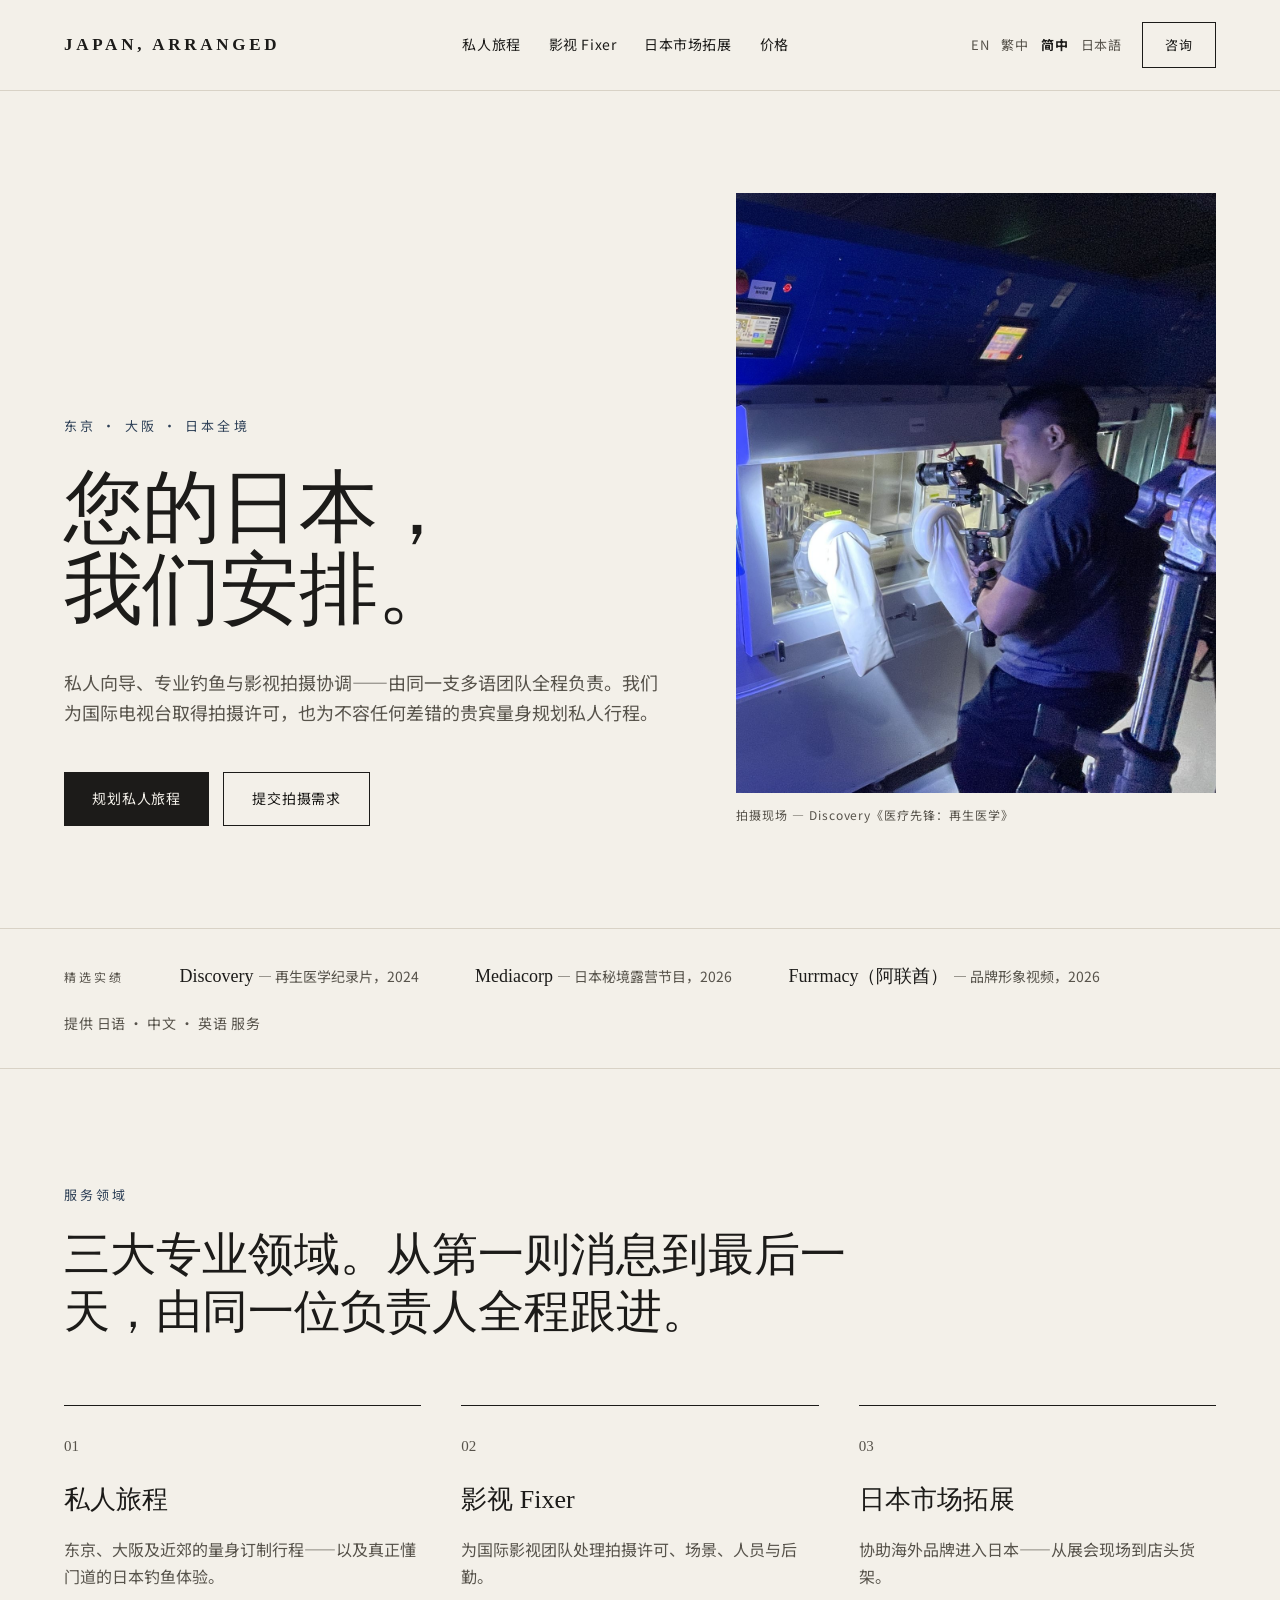
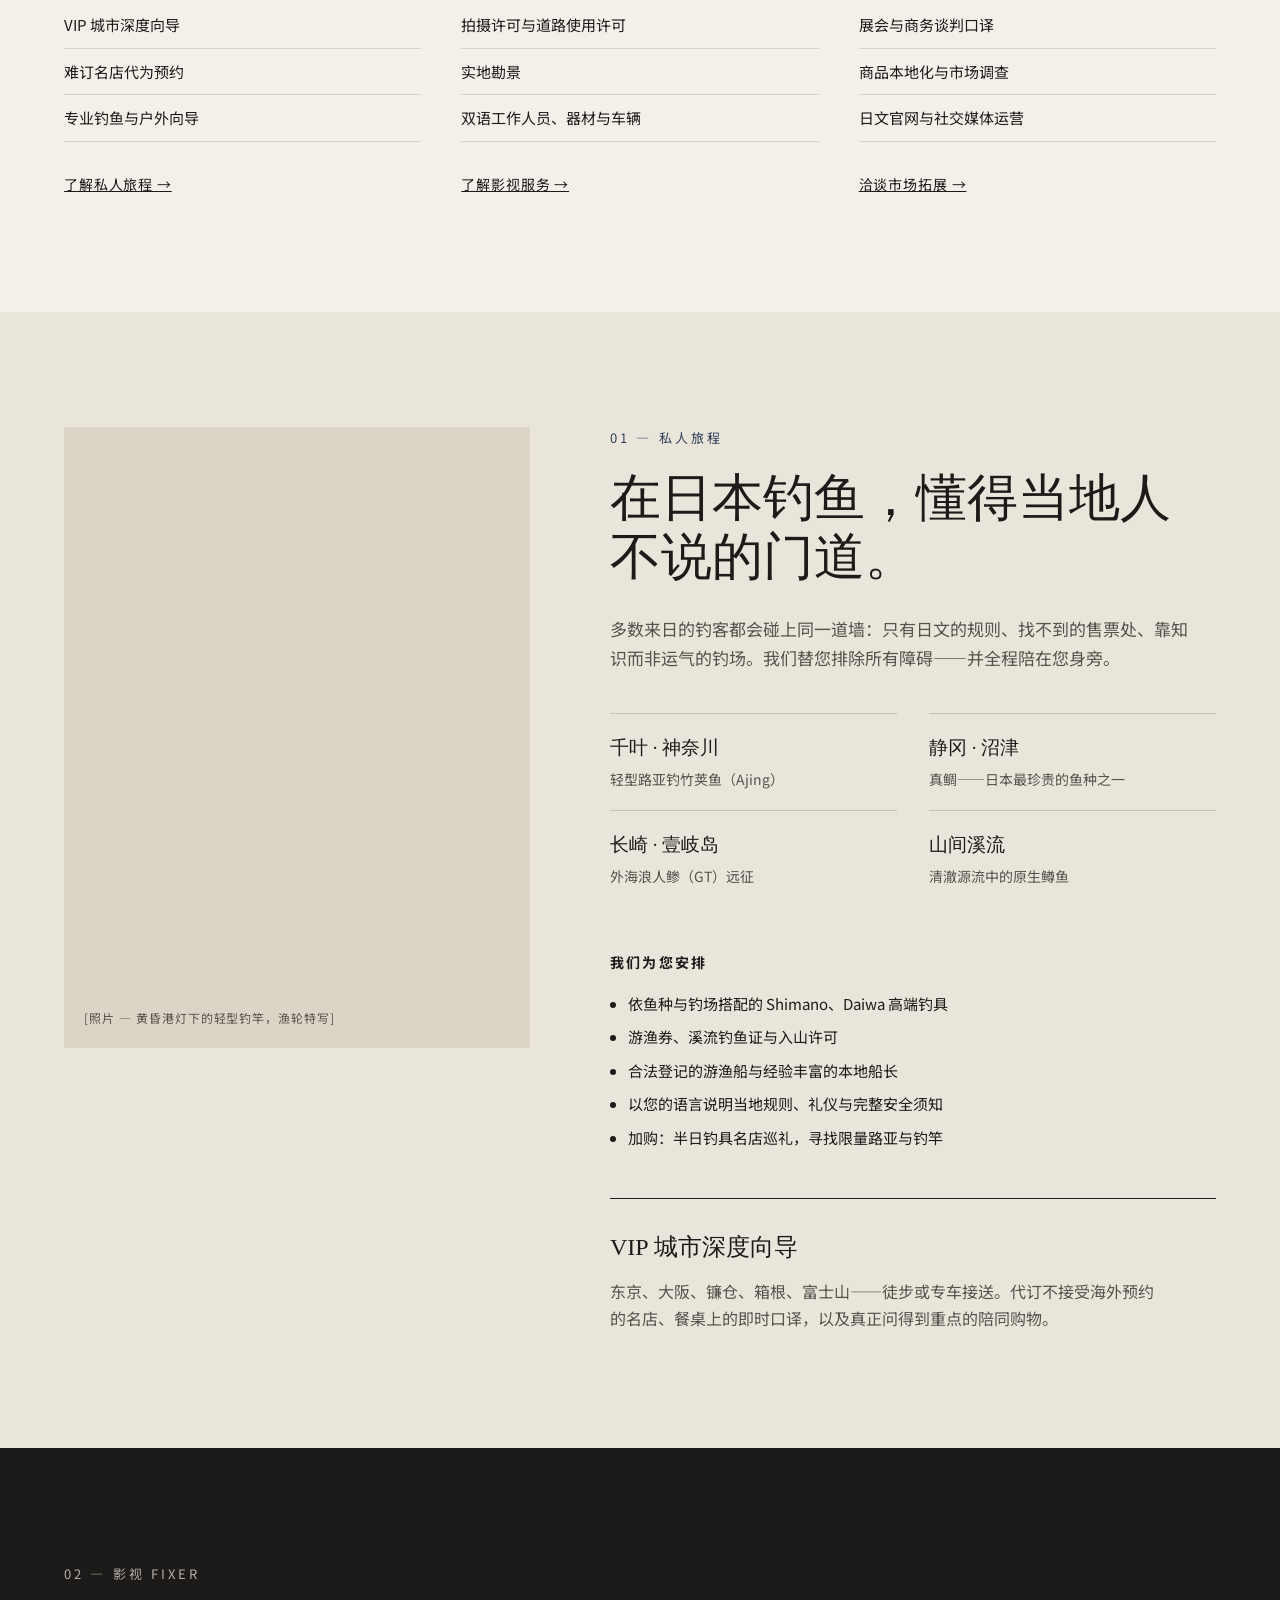
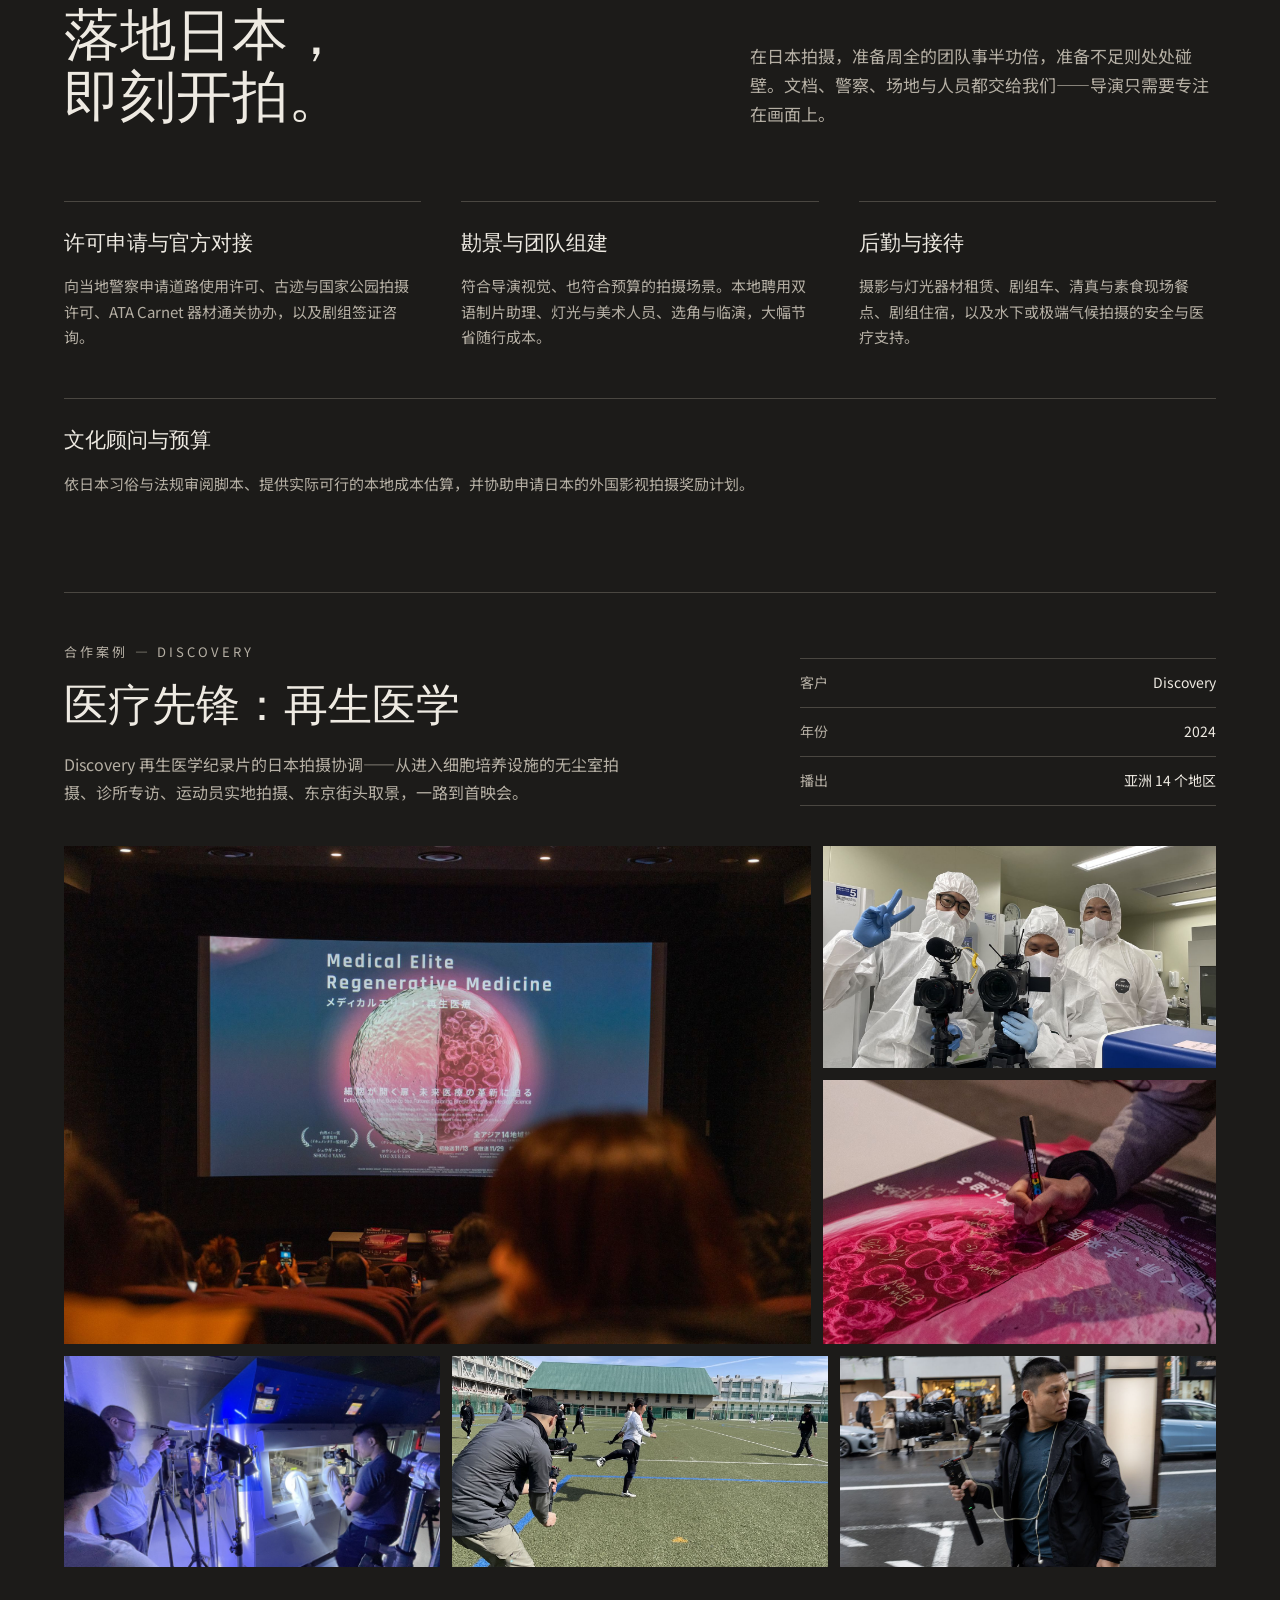
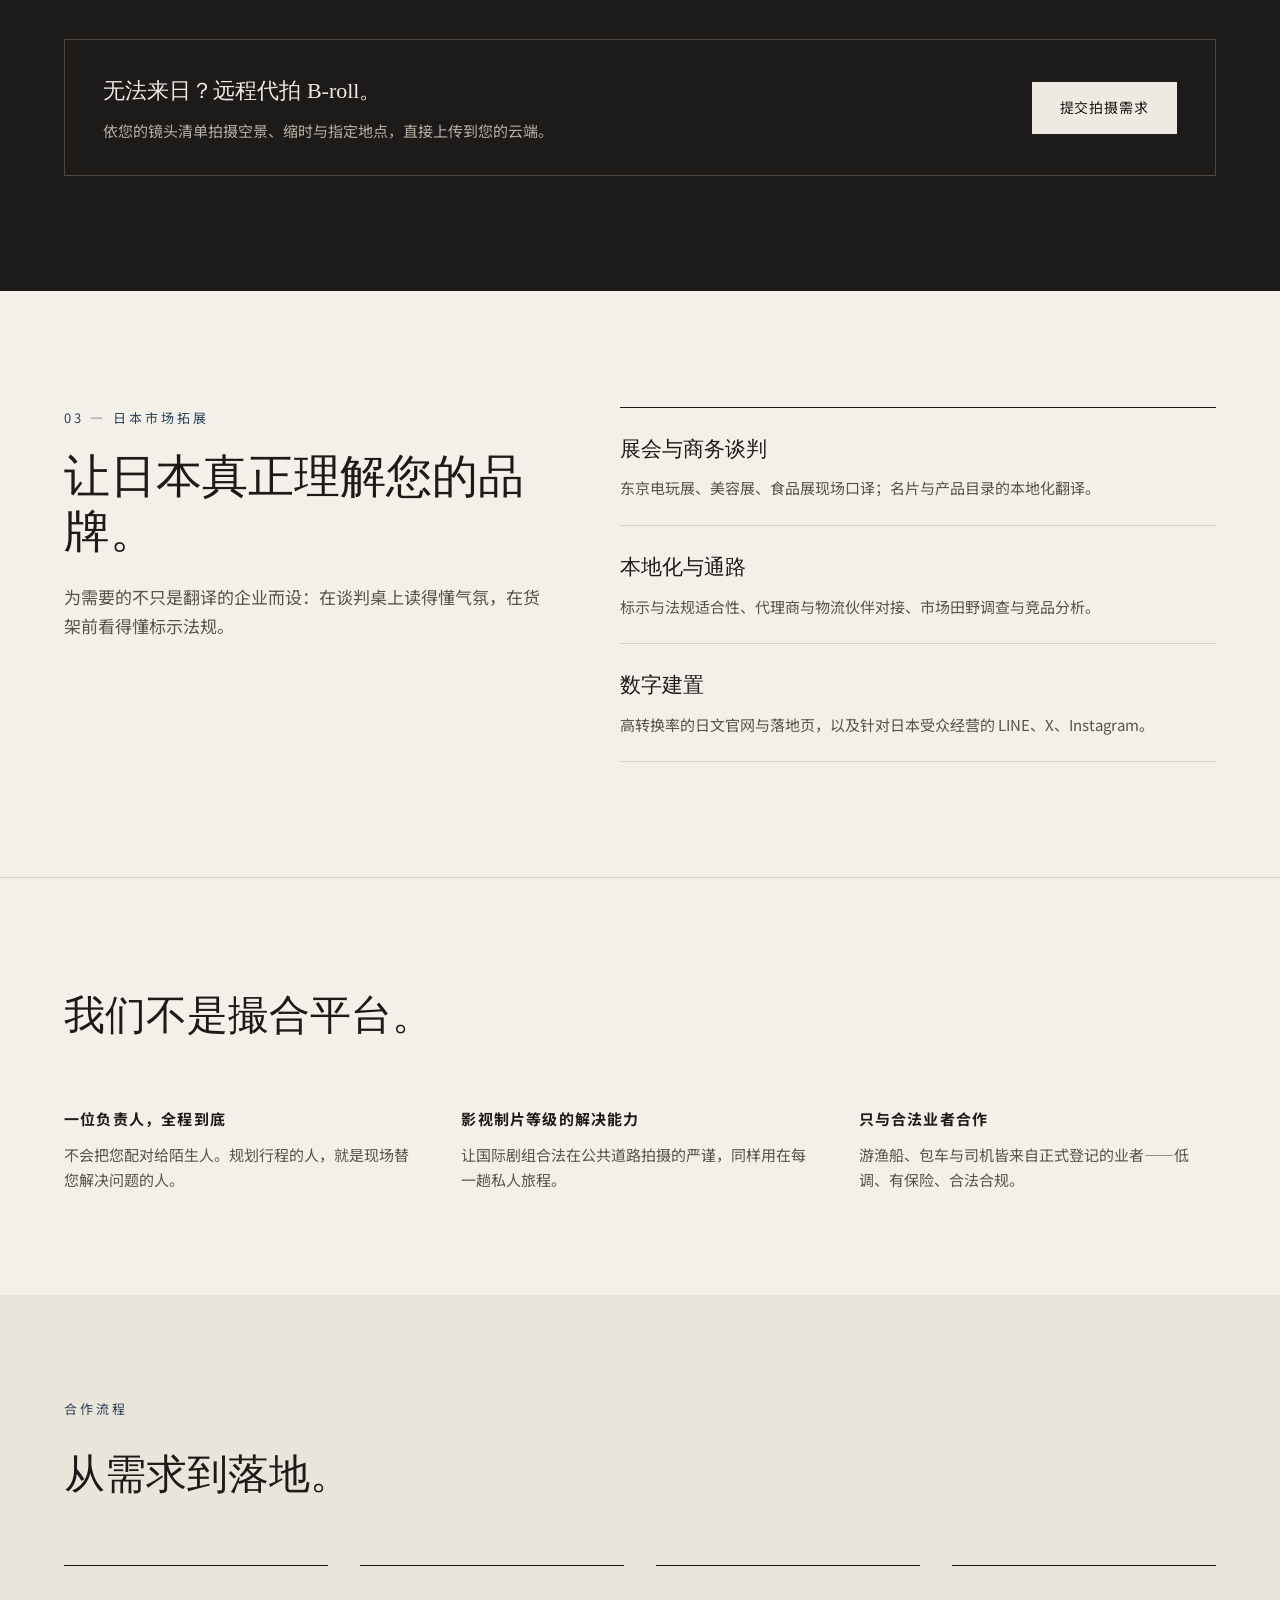
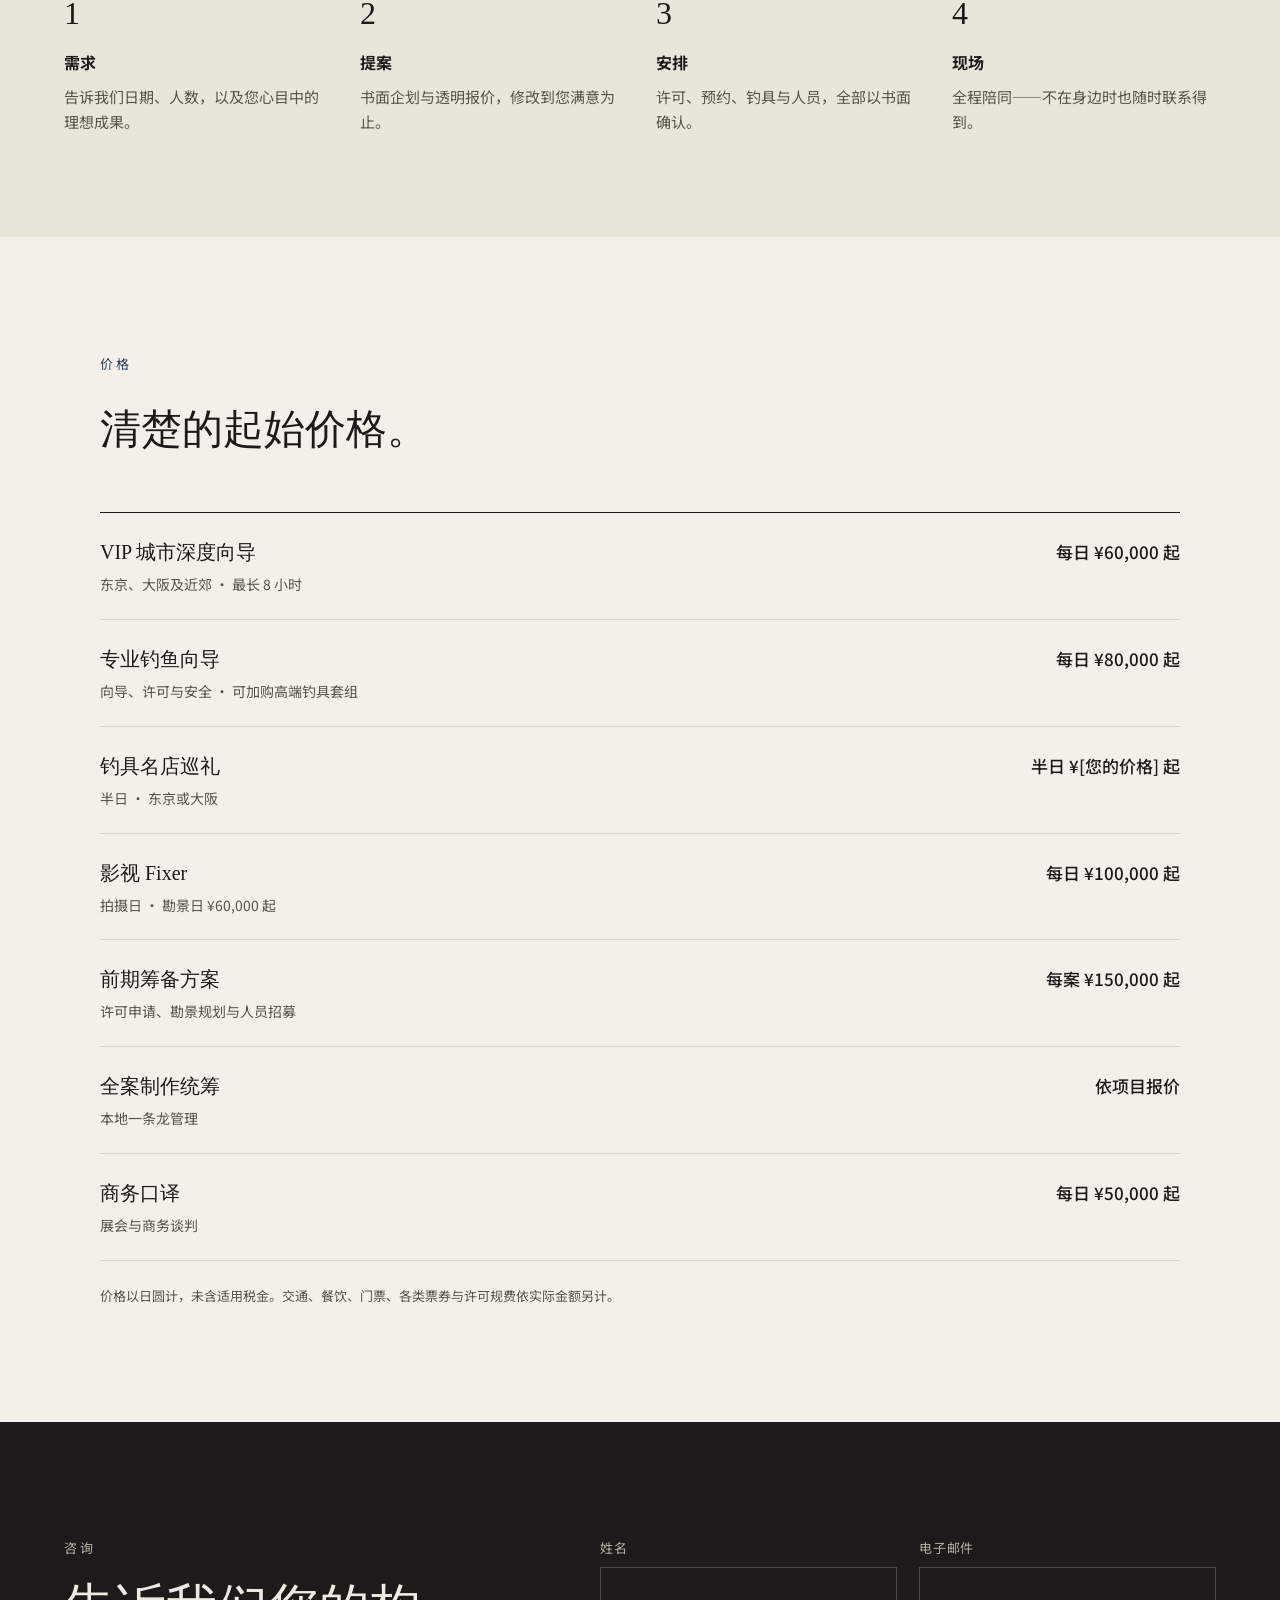
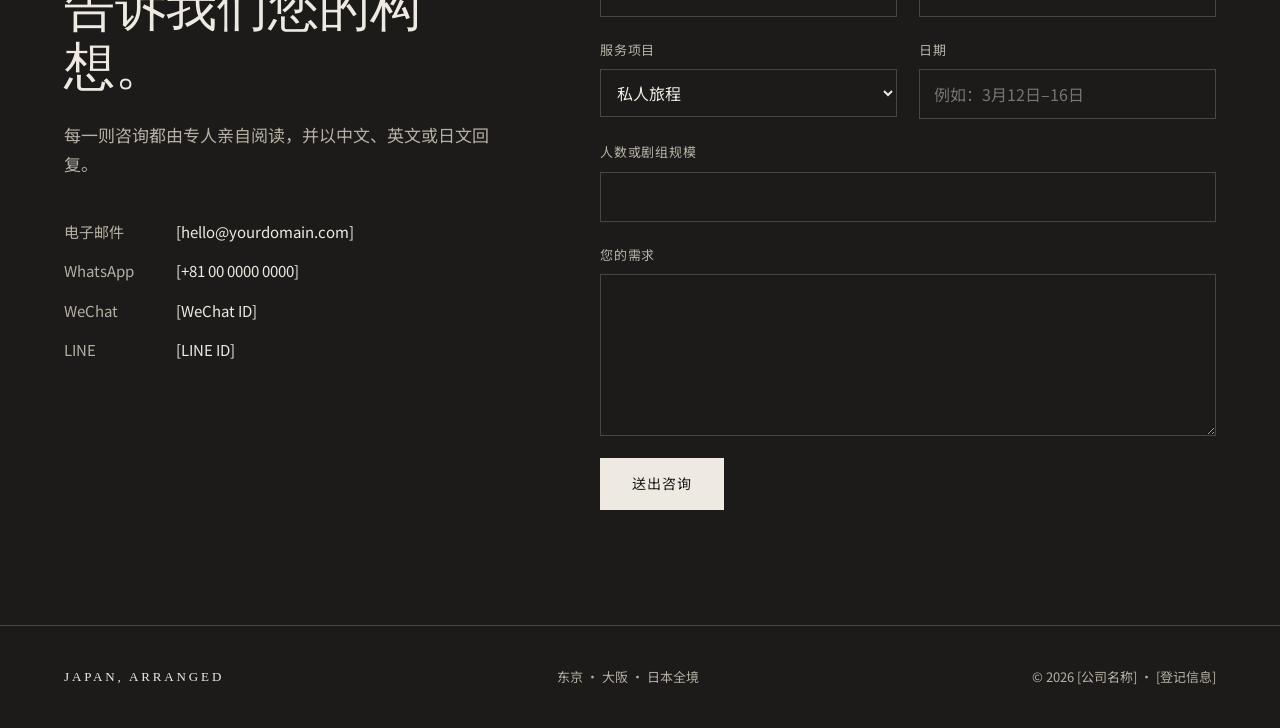
<file: zh-hans/index.html>
<!DOCTYPE html>

<html lang="zh-Hans">
<head>
<meta charset="utf-8"/>
<title>Japan, Arranged — 日本私人订制与影视协调</title>
<meta content="width=device-width, initial-scale=1" name="viewport"/>
<meta content="日本私人向导、专业钓鱼体验与影视拍摄协调（Fixer）。为高端旅客与国际剧组提供多语言的全方位安排。" name="description"/>
<meta content="Japan, Arranged — 日本私人旅程与影视协调" property="og:title"/>
<meta content="日本全境的私人向导、专业钓鱼与影视拍摄协调。" property="og:description"/>
<meta content="website" property="og:type"/>
<link href="data:image/svg+xml,%3Csvg xmlns='http://www.w3.org/2000/svg' viewBox='0 0 32 32'%3E%3Crect width='32' height='32' fill='%231C1B19'/%3E%3Ctext x='16' y='22' font-family='serif' font-size='18' fill='%23F3F0E9' text-anchor='middle'%3EJ%3C/text%3E%3C/svg%3E" rel="icon"/>
<link href="https://fonts.googleapis.com" rel="preconnect"/>
<link href="https://fonts.googleapis.com/css2?family=Noto+Serif+SC:wght@400;500;600&amp;family=Noto+Sans+SC:wght@400;500;700&amp;display=swap" rel="stylesheet"/>
<style>
html{scroll-behavior:smooth}
body{margin:0;background:#F3F0E9}
a{color:#1C1B19}a:hover{color:#57534B}
input:focus,select:focus,textarea:focus{outline:2px solid #2E4057;outline-offset:2px}
.hp{position:absolute;left:-9999px}
</style>
<link href="https://tsao1989-rgb.github.io/" hreflang="en" rel="alternate"/>
<link href="https://tsao1989-rgb.github.io/zh-hant/" hreflang="zh-Hant" rel="alternate"/>
<link href="https://tsao1989-rgb.github.io/zh-hans/" hreflang="zh-Hans" rel="alternate"/>
<link href="https://tsao1989-rgb.github.io/ja/" hreflang="ja" rel="alternate"/>
<link href="https://tsao1989-rgb.github.io/" hreflang="x-default" rel="alternate"/>
<link href="https://tsao1989-rgb.github.io/zh-hans/" rel="canonical"/>
</head>
<body>
<div style="background: #F3F0E9; color: #1C1B19; font-family: 'Noto Sans SC', system-ui, sans-serif; font-size: 16px; line-height: 1.7">
<header style="display: flex; flex-wrap: wrap; align-items: center; justify-content: space-between; gap: 16px 32px; padding: 22px clamp(20px, 5vw, 72px); border-bottom: 1px solid #D8D2C6">
<a href="#top" style="font-family: 'Noto Serif SC', 'Shippori Mincho', serif; font-size: 17px; letter-spacing: 0.22em; text-decoration: none; font-weight: 600">JAPAN, ARRANGED</a>
<nav aria-label="主菜单" style="display: flex; flex-wrap: wrap; gap: 8px 28px; font-size: 14px; letter-spacing: 0.04em">
<a href="#journeys" style="text-decoration: none">私人旅程</a>
<a href="#production" style="text-decoration: none">影视 Fixer</a>
<a href="#business" style="text-decoration: none">日本市场拓展</a>
<a href="#rates" style="text-decoration: none">价格</a>
</nav>
<div style="display: flex; align-items: center; gap: 20px; font-size: 13px">
<div style="display: flex; gap: 12px; letter-spacing: 0.06em"><a href="/" hreflang="en" lang="en" style="text-decoration: none; color: #57534B">EN</a>
<a href="/zh-hant/" hreflang="zh-Hant" lang="zh-Hant" style="text-decoration: none; color: #57534B">繁中</a>
<a aria-current="page" href="/zh-hans/" hreflang="zh-Hans" lang="zh-Hans" style="text-decoration: none; font-weight: 700">简中</a>
<a href="/ja/" hreflang="ja" lang="ja" style="text-decoration: none; color: #57534B">日本語</a>
</div>
<a href="#enquire" style="display: inline-flex; align-items: center; min-height: 44px; padding: 0 22px; border: 1px solid #1C1B19; text-decoration: none; letter-spacing: 0.08em; font-size: 13px">咨询</a>
</div>
</header>
<section id="top" style="padding: clamp(56px, 8vw, 120px) clamp(20px, 5vw, 72px)">
<div style="max-width: 1280px; margin: 0 auto; display: flex; flex-wrap: wrap; gap: 48px 72px; align-items: flex-end">
<div style="flex: 1 1 520px; min-width: 0">
<p style="margin: 0 0 28px; font-size: 13px; letter-spacing: 0.24em; color: #2E4057">东京 · 大阪 · 日本全境</p>
<h1 style="margin: 0; font-family: 'Noto Serif SC', 'Shippori Mincho', serif; font-weight: 500; font-size: clamp(44px, 6.2vw, 92px); line-height: 1.04; letter-spacing: -0.01em">您的日本，<br/>我们安排。</h1>
<p style="margin: 36px 0 0; max-width: 34em; font-size: 18px; color: #57534B">私人向导、专业钓鱼与影视拍摄协调——由同一支多语团队全程负责。我们为国际电视台取得拍摄许可，也为不容任何差错的贵宾量身规划私人行程。</p>
<div style="display: flex; flex-wrap: wrap; gap: 14px; margin-top: 44px">
<a href="#journeys" style="display: inline-flex; align-items: center; min-height: 52px; padding: 0 28px; background: #1C1B19; color: #F3F0E9; text-decoration: none; font-size: 14px; letter-spacing: 0.06em">规划私人旅程</a>
<a href="#production" style="display: inline-flex; align-items: center; min-height: 52px; padding: 0 28px; border: 1px solid #1C1B19; text-decoration: none; font-size: 14px; letter-spacing: 0.06em">提交拍摄需求</a>
</div>
</div>
<figure style="flex: 1 1 400px; min-width: 0; margin: 0">
<img alt="摄影师在日本再生医学无尘室内为 Discovery 拍摄" fetchpriority="high" height="1500" src="/assets/discovery/hero-cleanroom.jpg" style="display: block; width: 100%; height: auto; aspect-ratio: 4 / 5; object-fit: cover; background: #E3DDD1" width="1200"/>
<figcaption style="margin-top: 12px; font-size: 12px; letter-spacing: 0.08em; color: #57534B">拍摄现场 — Discovery《医疗先锋：再生医学》</figcaption>
</figure>
</div>
</section>
<section aria-label="精选实绩" style="padding: 32px clamp(20px, 5vw, 72px); border-top: 1px solid #D8D2C6; border-bottom: 1px solid #D8D2C6">
<div style="max-width: 1280px; margin: 0 auto; display: flex; flex-wrap: wrap; gap: 20px 56px; align-items: baseline">
<p style="margin: 0; font-size: 12px; letter-spacing: 0.24em; color: #57534B">精选实绩</p>
<p style="margin: 0; font-family: 'Noto Serif SC', 'Shippori Mincho', serif; font-size: 18px">Discovery <span style="color: #57534B; font-size: 14px; font-family: 'Noto Sans SC', system-ui, sans-serif">— 再生医学纪录片，2024</span></p>
<p style="margin: 0; font-family: 'Noto Serif SC', 'Shippori Mincho', serif; font-size: 18px">Mediacorp <span style="color: #57534B; font-size: 14px; font-family: 'Noto Sans SC', system-ui, sans-serif">— 日本秘境露营节目，2026</span></p>
<p style="margin: 0; font-family: 'Noto Serif SC', 'Shippori Mincho', serif; font-size: 18px">Furrmacy（阿联酋） <span style="color: #57534B; font-size: 14px; font-family: 'Noto Sans SC', system-ui, sans-serif">— 品牌形象视频，2026</span></p>
<p style="margin: 0; font-size: 14px; color: #57534B; letter-spacing: 0.04em">提供 日语 · 中文 · 英语 服务</p>
</div>
</section>
<section aria-labelledby="what-h" style="padding: clamp(72px, 9vw, 136px) clamp(20px, 5vw, 72px)">
<div style="max-width: 1280px; margin: 0 auto">
<p style="margin: 0 0 20px; font-size: 13px; letter-spacing: 0.24em; color: #2E4057">服务领域</p>
<h2 id="what-h" style="margin: 0 0 64px; max-width: 18em; font-family: 'Noto Serif SC', 'Shippori Mincho', serif; font-weight: 500; font-size: clamp(30px, 3.6vw, 48px); line-height: 1.25">三大专业领域。从第一则消息到最后一天，由同一位负责人全程跟进。</h2>
<div style="display: flex; flex-wrap: wrap; gap: 48px 40px">
<article style="flex: 1 1 300px; min-width: 0; border-top: 1px solid #1C1B19; padding-top: 28px">
<p style="margin: 0 0 18px; font-family: 'Noto Serif SC', 'Shippori Mincho', serif; font-size: 15px; color: #57534B">01</p>
<h3 style="margin: 0 0 14px; font-family: 'Noto Serif SC', 'Shippori Mincho', serif; font-weight: 500; font-size: 26px">私人旅程</h3>
<p style="margin: 0 0 22px; color: #57534B">东京、大阪及近郊的量身订制行程——以及真正懂门道的日本钓鱼体验。</p>
<ul style="margin: 0 0 28px; padding: 0; list-style: none; display: flex; flex-direction: column; gap: 10px; font-size: 15px">
<li style="border-bottom: 1px solid #D8D2C6; padding-bottom: 10px">VIP 城市深度向导</li>
<li style="border-bottom: 1px solid #D8D2C6; padding-bottom: 10px">难订名店代为预约</li>
<li style="border-bottom: 1px solid #D8D2C6; padding-bottom: 10px">专业钓鱼与户外向导</li>
</ul>
<a href="#journeys" style="font-size: 14px; letter-spacing: 0.06em">了解私人旅程 →</a>
</article>
<article style="flex: 1 1 300px; min-width: 0; border-top: 1px solid #1C1B19; padding-top: 28px">
<p style="margin: 0 0 18px; font-family: 'Noto Serif SC', 'Shippori Mincho', serif; font-size: 15px; color: #57534B">02</p>
<h3 style="margin: 0 0 14px; font-family: 'Noto Serif SC', 'Shippori Mincho', serif; font-weight: 500; font-size: 26px">影视 Fixer</h3>
<p style="margin: 0 0 22px; color: #57534B">为国际影视团队处理拍摄许可、场景、人员与后勤。</p>
<ul style="margin: 0 0 28px; padding: 0; list-style: none; display: flex; flex-direction: column; gap: 10px; font-size: 15px">
<li style="border-bottom: 1px solid #D8D2C6; padding-bottom: 10px">拍摄许可与道路使用许可</li>
<li style="border-bottom: 1px solid #D8D2C6; padding-bottom: 10px">实地勘景</li>
<li style="border-bottom: 1px solid #D8D2C6; padding-bottom: 10px">双语工作人员、器材与车辆</li>
</ul>
<a href="#production" style="font-size: 14px; letter-spacing: 0.06em">了解影视服务 →</a>
</article>
<article style="flex: 1 1 300px; min-width: 0; border-top: 1px solid #1C1B19; padding-top: 28px">
<p style="margin: 0 0 18px; font-family: 'Noto Serif SC', 'Shippori Mincho', serif; font-size: 15px; color: #57534B">03</p>
<h3 style="margin: 0 0 14px; font-family: 'Noto Serif SC', 'Shippori Mincho', serif; font-weight: 500; font-size: 26px">日本市场拓展</h3>
<p style="margin: 0 0 22px; color: #57534B">协助海外品牌进入日本——从展会现场到店头货架。</p>
<ul style="margin: 0 0 28px; padding: 0; list-style: none; display: flex; flex-direction: column; gap: 10px; font-size: 15px">
<li style="border-bottom: 1px solid #D8D2C6; padding-bottom: 10px">展会与商务谈判口译</li>
<li style="border-bottom: 1px solid #D8D2C6; padding-bottom: 10px">商品本地化与市场调查</li>
<li style="border-bottom: 1px solid #D8D2C6; padding-bottom: 10px">日文官网与社交媒体运营</li>
</ul>
<a href="#business" style="font-size: 14px; letter-spacing: 0.06em">洽谈市场拓展 →</a>
</article>
</div>
</div>
</section>
<section aria-labelledby="journeys-h" id="journeys" style="padding: clamp(72px, 9vw, 136px) clamp(20px, 5vw, 72px); background: #EAE5DB">
<div style="max-width: 1280px; margin: 0 auto; display: flex; flex-wrap: wrap; gap: 56px 80px; align-items: flex-start">
<div style="flex: 1 1 380px; min-width: 0; aspect-ratio: 3 / 4; background: #DCD5C7; display: flex; align-items: flex-end; padding: 20px; box-sizing: border-box">
<p style="margin: 0; font-size: 12px; letter-spacing: 0.08em; color: #57534B">[照片 — 黄昏港灯下的轻型钓竿，渔轮特写]</p>
</div>
<div style="flex: 1 1 520px; min-width: 0">
<p style="margin: 0 0 20px; font-size: 13px; letter-spacing: 0.24em; color: #2E4057">01 — 私人旅程</p>
<h2 id="journeys-h" style="margin: 0 0 28px; font-family: 'Noto Serif SC', 'Shippori Mincho', serif; font-weight: 500; font-size: clamp(32px, 4vw, 56px); line-height: 1.15">在日本钓鱼，懂得当地人不说的门道。</h2>
<p style="margin: 0 0 40px; font-size: 17px; color: #57534B; max-width: 34em">多数来日的钓客都会碰上同一道墙：只有日文的规则、找不到的售票处、靠知识而非运气的钓场。我们替您排除所有障碍——并全程陪在您身旁。</p>
<div style="display: flex; flex-wrap: wrap; gap: 0 32px; margin-bottom: 44px">
<div style="flex: 1 1 240px; min-width: 0; border-top: 1px solid #C9C1B2; padding: 18px 0">
<p style="margin: 0; font-family: 'Noto Serif SC', 'Shippori Mincho', serif; font-size: 19px">千叶 · 神奈川</p>
<p style="margin: 4px 0 0; font-size: 14px; color: #57534B">轻型路亚钓竹荚鱼（Ajing）</p>
</div>
<div style="flex: 1 1 240px; min-width: 0; border-top: 1px solid #C9C1B2; padding: 18px 0">
<p style="margin: 0; font-family: 'Noto Serif SC', 'Shippori Mincho', serif; font-size: 19px">静冈 · 沼津</p>
<p style="margin: 4px 0 0; font-size: 14px; color: #57534B">真鲷——日本最珍贵的鱼种之一</p>
</div>
<div style="flex: 1 1 240px; min-width: 0; border-top: 1px solid #C9C1B2; padding: 18px 0">
<p style="margin: 0; font-family: 'Noto Serif SC', 'Shippori Mincho', serif; font-size: 19px">长崎 · 壹岐岛</p>
<p style="margin: 4px 0 0; font-size: 14px; color: #57534B">外海浪人鲹（GT）远征</p>
</div>
<div style="flex: 1 1 240px; min-width: 0; border-top: 1px solid #C9C1B2; padding: 18px 0">
<p style="margin: 0; font-family: 'Noto Serif SC', 'Shippori Mincho', serif; font-size: 19px">山间溪流</p>
<p style="margin: 4px 0 0; font-size: 14px; color: #57534B">清澈源流中的原生鳟鱼</p>
</div>
</div>
<h3 style="margin: 0 0 16px; font-size: 14px; letter-spacing: 0.16em; font-weight: 700">我们为您安排</h3>
<ul style="margin: 0 0 48px; padding: 0 0 0 18px; display: flex; flex-direction: column; gap: 8px; font-size: 15px">
<li>依鱼种与钓场搭配的 Shimano、Daiwa 高端钓具</li>
<li>游渔券、溪流钓鱼证与入山许可</li>
<li>合法登记的游渔船与经验丰富的本地船长</li>
<li>以您的语言说明当地规则、礼仪与完整安全须知</li>
<li>加购：半日钓具名店巡礼，寻找限量路亚与钓竿</li>
</ul>
<div style="border-top: 1px solid #1C1B19; padding-top: 28px">
<h3 style="margin: 0 0 10px; font-family: 'Noto Serif SC', 'Shippori Mincho', serif; font-weight: 500; font-size: 24px">VIP 城市深度向导</h3>
<p style="margin: 0; color: #57534B; max-width: 34em">东京、大阪、镰仓、箱根、富士山——徒步或专车接送。代订不接受海外预约的名店、餐桌上的即时口译，以及真正问得到重点的陪同购物。</p>
</div>
</div>
</div>
</section>
<section aria-labelledby="production-h" id="production" style="padding: clamp(72px, 9vw, 136px) clamp(20px, 5vw, 72px); background: #1C1B19; color: #EEEAE2">
<div style="max-width: 1280px; margin: 0 auto">
<p style="margin: 0 0 20px; font-size: 13px; letter-spacing: 0.24em; color: #B5AFA4">02 — 影视 FIXER</p>
<div style="display: flex; flex-wrap: wrap; gap: 32px 80px; align-items: flex-end; margin-bottom: 72px">
<h2 id="production-h" style="flex: 1 1 520px; min-width: 0; margin: 0; font-family: 'Noto Serif SC', 'Shippori Mincho', serif; font-weight: 500; font-size: clamp(34px, 4.4vw, 64px); line-height: 1.1">落地日本，<br/>即刻开拍。</h2>
<p style="flex: 1 1 380px; min-width: 0; margin: 0; font-size: 17px; color: #B5AFA4">在日本拍摄，准备周全的团队事半功倍，准备不足则处处碰壁。文档、警察、场地与人员都交给我们——导演只需要专注在画面上。</p>
</div>
<div style="display: flex; flex-wrap: wrap; gap: 48px 40px">
<div style="flex: 1 1 260px; min-width: 0; border-top: 1px solid #4A4741; padding-top: 24px">
<h3 style="margin: 0 0 12px; font-family: 'Noto Serif SC', 'Shippori Mincho', serif; font-weight: 500; font-size: 21px">许可申请与官方对接</h3>
<p style="margin: 0; font-size: 15px; color: #B5AFA4">向当地警察申请道路使用许可、古迹与国家公园拍摄许可、ATA Carnet 器材通关协办，以及剧组签证咨询。</p>
</div>
<div style="flex: 1 1 260px; min-width: 0; border-top: 1px solid #4A4741; padding-top: 24px">
<h3 style="margin: 0 0 12px; font-family: 'Noto Serif SC', 'Shippori Mincho', serif; font-weight: 500; font-size: 21px">勘景与团队组建</h3>
<p style="margin: 0; font-size: 15px; color: #B5AFA4">符合导演视觉、也符合预算的拍摄场景。本地聘用双语制片助理、灯光与美术人员、选角与临演，大幅节省随行成本。</p>
</div>
<div style="flex: 1 1 260px; min-width: 0; border-top: 1px solid #4A4741; padding-top: 24px">
<h3 style="margin: 0 0 12px; font-family: 'Noto Serif SC', 'Shippori Mincho', serif; font-weight: 500; font-size: 21px">后勤与接待</h3>
<p style="margin: 0; font-size: 15px; color: #B5AFA4">摄影与灯光器材租赁、剧组车、清真与素食现场餐点、剧组住宿，以及水下或极端气候拍摄的安全与医疗支持。</p>
</div>
<div style="flex: 1 1 260px; min-width: 0; border-top: 1px solid #4A4741; padding-top: 24px">
<h3 style="margin: 0 0 12px; font-family: 'Noto Serif SC', 'Shippori Mincho', serif; font-weight: 500; font-size: 21px">文化顾问与预算</h3>
<p style="margin: 0; font-size: 15px; color: #B5AFA4">依日本习俗与法规审阅脚本、提供实际可行的本地成本估算，并协助申请日本的外国影视拍摄奖励计划。</p>
</div>
</div>
<article aria-labelledby="case-h" id="case-discovery" style="margin-top: 96px; border-top: 1px solid #4A4741; padding-top: 48px">
<div style="display: flex; flex-wrap: wrap; gap: 32px 80px; align-items: flex-end; margin-bottom: 40px">
<div style="flex: 1 1 520px; min-width: 0">
<p style="margin: 0 0 16px; font-size: 13px; letter-spacing: 0.24em; color: #B5AFA4">合作案例 — DISCOVERY</p>
<h3 id="case-h" style="margin: 0 0 20px; font-family: 'Noto Serif SC', 'Shippori Mincho', serif; font-weight: 500; font-size: clamp(28px, 3.4vw, 44px); line-height: 1.2">医疗先锋：再生医学</h3>
<p style="margin: 0; font-size: 16px; color: #B5AFA4; max-width: 36em">Discovery 再生医学纪录片的日本拍摄协调——从进入细胞培养设施的无尘室拍摄、诊所专访、运动员实地拍摄、东京街头取景，一路到首映会。</p>
</div>
<dl style="flex: 1 1 280px; min-width: 0; margin: 0; display: flex; flex-direction: column; font-size: 14px">
<div style="display: flex; justify-content: space-between; gap: 16px; border-top: 1px solid #4A4741; padding: 12px 0"><dt style="color: #B5AFA4">客户</dt><dd style="margin: 0">Discovery</dd></div>
<div style="display: flex; justify-content: space-between; gap: 16px; border-top: 1px solid #4A4741; padding: 12px 0"><dt style="color: #B5AFA4">年份</dt><dd style="margin: 0">2024</dd></div>
<div style="display: flex; justify-content: space-between; gap: 16px; border-top: 1px solid #4A4741; border-bottom: 1px solid #4A4741; padding: 12px 0"><dt style="color: #B5AFA4">播出</dt><dd style="margin: 0">亚洲 14 个地区</dd></div>
</dl>
</div>
<div style="display: flex; flex-wrap: wrap; gap: 12px">
<figure style="flex: 2 1 560px; min-width: 0; margin: 0"><img alt="《医疗先锋：再生医学》于东京电影院的首映会" height="1334" loading="lazy" src="/assets/discovery/premiere-screening.jpg" style="display: block; width: 100%; height: 100%; min-height: 320px; object-fit: cover; background: #2A2825" width="2000"/></figure>
<div style="flex: 1 1 300px; min-width: 0; display: flex; flex-direction: column; gap: 12px">
<figure style="margin: 0; flex: 1 1 auto"><img alt="身穿无尘衣的摄影团队在细胞培养设施内拍摄" height="788" loading="lazy" src="/assets/discovery/cleanroom-crew.jpg" style="display: block; width: 100%; height: 100%; min-height: 180px; object-fit: cover; background: #2A2825" width="1400"/></figure>
<figure style="margin: 0; flex: 1 1 auto"><img alt="首映会上的海报签名" height="934" loading="lazy" src="/assets/discovery/premiere-poster.jpg" style="display: block; width: 100%; height: 100%; min-height: 180px; object-fit: cover; background: #2A2825" width="1400"/></figure>
</div>
</div>
<div style="display: flex; flex-wrap: wrap; gap: 12px; margin-top: 12px">
<figure style="flex: 1 1 300px; min-width: 0; margin: 0"><img alt="细胞培养设备旁的灯光与摄影布置" height="900" loading="lazy" src="/assets/discovery/cleanroom-lights.jpg" style="display: block; width: 100%; height: auto; aspect-ratio: 16 / 9; object-fit: cover; background: #2A2825" width="1600"/></figure>
<figure style="flex: 1 1 300px; min-width: 0; margin: 0"><img alt="在日本运动场拍摄运动员" height="788" loading="lazy" src="/assets/discovery/field-shoot.jpg" style="display: block; width: 100%; height: auto; aspect-ratio: 16 / 9; object-fit: cover; background: #2A2825" width="1400"/></figure>
<figure style="flex: 1 1 300px; min-width: 0; margin: 0"><img alt="雨中东京街头的稳定器摄影" height="933" loading="lazy" src="/assets/discovery/tokyo-street-gimbal.jpg" style="display: block; width: 100%; height: auto; aspect-ratio: 16 / 9; object-fit: cover; background: #2A2825" width="1400"/></figure>
</div>
</article>
<div style="margin-top: 72px; display: flex; flex-wrap: wrap; gap: 24px 48px; align-items: center; justify-content: space-between; border: 1px solid #4A4741; padding: 32px clamp(20px, 3vw, 40px)">
<div style="flex: 1 1 420px; min-width: 0">
<h3 style="margin: 0 0 8px; font-family: 'Noto Serif SC', 'Shippori Mincho', serif; font-weight: 500; font-size: 22px">无法来日？远程代拍 B-roll。</h3>
<p style="margin: 0; font-size: 15px; color: #B5AFA4">依您的镜头清单拍摄空景、缩时与指定地点，直接上传到您的云端。</p>
</div>
<a href="#enquire" style="display: inline-flex; align-items: center; min-height: 52px; padding: 0 28px; background: #EEEAE2; color: #1C1B19; text-decoration: none; font-size: 14px; letter-spacing: 0.06em">提交拍摄需求</a>
</div>
</div>
</section>
<section aria-labelledby="business-h" id="business" style="padding: clamp(72px, 9vw, 136px) clamp(20px, 5vw, 72px)">
<div style="max-width: 1280px; margin: 0 auto; display: flex; flex-wrap: wrap; gap: 48px 80px">
<div style="flex: 1 1 400px; min-width: 0">
<p style="margin: 0 0 20px; font-size: 13px; letter-spacing: 0.24em; color: #2E4057">03 — 日本市场拓展</p>
<h2 id="business-h" style="margin: 0 0 24px; font-family: 'Noto Serif SC', 'Shippori Mincho', serif; font-weight: 500; font-size: clamp(30px, 3.6vw, 48px); line-height: 1.2">让日本真正理解您的品牌。</h2>
<p style="margin: 0; font-size: 17px; color: #57534B">为需要的不只是翻译的企业而设：在谈判桌上读得懂气氛，在货架前看得懂标示法规。</p>
</div>
<div style="flex: 1 1 520px; min-width: 0; display: flex; flex-direction: column">
<div style="border-top: 1px solid #1C1B19; padding: 24px 0">
<h3 style="margin: 0 0 8px; font-family: 'Noto Serif SC', 'Shippori Mincho', serif; font-weight: 500; font-size: 21px">展会与商务谈判</h3>
<p style="margin: 0; font-size: 15px; color: #57534B">东京电玩展、美容展、食品展现场口译；名片与产品目录的本地化翻译。</p>
</div>
<div style="border-top: 1px solid #D8D2C6; padding: 24px 0">
<h3 style="margin: 0 0 8px; font-family: 'Noto Serif SC', 'Shippori Mincho', serif; font-weight: 500; font-size: 21px">本地化与通路</h3>
<p style="margin: 0; font-size: 15px; color: #57534B">标示与法规适合性、代理商与物流伙伴对接、市场田野调查与竞品分析。</p>
</div>
<div style="border-top: 1px solid #D8D2C6; border-bottom: 1px solid #D8D2C6; padding: 24px 0">
<h3 style="margin: 0 0 8px; font-family: 'Noto Serif SC', 'Shippori Mincho', serif; font-weight: 500; font-size: 21px">数字建置</h3>
<p style="margin: 0; font-size: 15px; color: #57534B">高转换率的日文官网与落地页，以及针对日本受众经营的 LINE、X、Instagram。</p>
</div>
</div>
</div>
</section>
<section aria-labelledby="why-h" style="padding: clamp(64px, 8vw, 112px) clamp(20px, 5vw, 72px); border-top: 1px solid #D8D2C6">
<div style="max-width: 1280px; margin: 0 auto">
<h2 id="why-h" style="margin: 0 0 56px; font-family: 'Noto Serif SC', 'Shippori Mincho', serif; font-weight: 500; font-size: clamp(28px, 3.2vw, 42px)">我们不是撮合平台。</h2>
<div style="display: flex; flex-wrap: wrap; gap: 40px">
<div style="flex: 1 1 280px; min-width: 0">
<h3 style="margin: 0 0 10px; font-size: 15px; letter-spacing: 0.08em; font-weight: 700">一位负责人，全程到底</h3>
<p style="margin: 0; color: #57534B; font-size: 15px">不会把您配对给陌生人。规划行程的人，就是现场替您解决问题的人。</p>
</div>
<div style="flex: 1 1 280px; min-width: 0">
<h3 style="margin: 0 0 10px; font-size: 15px; letter-spacing: 0.08em; font-weight: 700">影视制片等级的解决能力</h3>
<p style="margin: 0; color: #57534B; font-size: 15px">让国际剧组合法在公共道路拍摄的严谨，同样用在每一趟私人旅程。</p>
</div>
<div style="flex: 1 1 280px; min-width: 0">
<h3 style="margin: 0 0 10px; font-size: 15px; letter-spacing: 0.08em; font-weight: 700">只与合法业者合作</h3>
<p style="margin: 0; color: #57534B; font-size: 15px">游渔船、包车与司机皆来自正式登记的业者——低调、有保险、合法合规。</p>
</div>
</div>
</div>
</section>
<section aria-labelledby="process-h" style="padding: clamp(64px, 8vw, 112px) clamp(20px, 5vw, 72px); background: #EAE5DB">
<div style="max-width: 1280px; margin: 0 auto">
<p style="margin: 0 0 20px; font-size: 13px; letter-spacing: 0.24em; color: #2E4057">合作流程</p>
<h2 id="process-h" style="margin: 0 0 56px; font-family: 'Noto Serif SC', 'Shippori Mincho', serif; font-weight: 500; font-size: clamp(28px, 3.2vw, 42px)">从需求到落地。</h2>
<ol style="margin: 0; padding: 0; list-style: none; display: flex; flex-wrap: wrap; gap: 40px 32px">
<li style="flex: 1 1 220px; min-width: 0; border-top: 1px solid #1C1B19; padding-top: 20px">
<p style="margin: 0 0 8px; font-family: 'Noto Serif SC', 'Shippori Mincho', serif; font-size: 32px">1</p>
<h3 style="margin: 0 0 8px; font-size: 16px; font-weight: 700">需求</h3>
<p style="margin: 0; font-size: 15px; color: #57534B">告诉我们日期、人数，以及您心目中的理想成果。</p>
</li>
<li style="flex: 1 1 220px; min-width: 0; border-top: 1px solid #1C1B19; padding-top: 20px">
<p style="margin: 0 0 8px; font-family: 'Noto Serif SC', 'Shippori Mincho', serif; font-size: 32px">2</p>
<h3 style="margin: 0 0 8px; font-size: 16px; font-weight: 700">提案</h3>
<p style="margin: 0; font-size: 15px; color: #57534B">书面企划与透明报价，修改到您满意为止。</p>
</li>
<li style="flex: 1 1 220px; min-width: 0; border-top: 1px solid #1C1B19; padding-top: 20px">
<p style="margin: 0 0 8px; font-family: 'Noto Serif SC', 'Shippori Mincho', serif; font-size: 32px">3</p>
<h3 style="margin: 0 0 8px; font-size: 16px; font-weight: 700">安排</h3>
<p style="margin: 0; font-size: 15px; color: #57534B">许可、预约、钓具与人员，全部以书面确认。</p>
</li>
<li style="flex: 1 1 220px; min-width: 0; border-top: 1px solid #1C1B19; padding-top: 20px">
<p style="margin: 0 0 8px; font-family: 'Noto Serif SC', 'Shippori Mincho', serif; font-size: 32px">4</p>
<h3 style="margin: 0 0 8px; font-size: 16px; font-weight: 700">现场</h3>
<p style="margin: 0; font-size: 15px; color: #57534B">全程陪同——不在身边时也随时联系得到。</p>
</li>
</ol>
</div>
</section>
<section aria-labelledby="rates-h" id="rates" style="padding: clamp(72px, 9vw, 136px) clamp(20px, 5vw, 72px)">
<div style="max-width: 1080px; margin: 0 auto">
<p style="margin: 0 0 20px; font-size: 13px; letter-spacing: 0.24em; color: #2E4057">价格</p>
<h2 id="rates-h" style="margin: 0 0 48px; font-family: 'Noto Serif SC', 'Shippori Mincho', serif; font-weight: 500; font-size: clamp(28px, 3.2vw, 42px)">清楚的起始价格。</h2>
<div style="display: flex; flex-direction: column">
<div style="display: flex; flex-wrap: wrap; gap: 8px 32px; justify-content: space-between; align-items: baseline; border-top: 1px solid #1C1B19; padding: 22px 0">
<div style="flex: 1 1 360px; min-width: 0"><h3 style="margin: 0; font-family: 'Noto Serif SC', 'Shippori Mincho', serif; font-weight: 500; font-size: 20px">VIP 城市深度向导</h3><p style="margin: 4px 0 0; font-size: 14px; color: #57534B">东京、大阪及近郊 · 最长 8 小时</p></div>
<p style="margin: 0; font-size: 17px; font-weight: 500">每日 ¥60,000 起</p>
</div>
<div style="display: flex; flex-wrap: wrap; gap: 8px 32px; justify-content: space-between; align-items: baseline; border-top: 1px solid #D8D2C6; padding: 22px 0">
<div style="flex: 1 1 360px; min-width: 0"><h3 style="margin: 0; font-family: 'Noto Serif SC', 'Shippori Mincho', serif; font-weight: 500; font-size: 20px">专业钓鱼向导</h3><p style="margin: 4px 0 0; font-size: 14px; color: #57534B">向导、许可与安全 · 可加购高端钓具套组</p></div>
<p style="margin: 0; font-size: 17px; font-weight: 500">每日 ¥80,000 起</p>
</div>
<div style="display: flex; flex-wrap: wrap; gap: 8px 32px; justify-content: space-between; align-items: baseline; border-top: 1px solid #D8D2C6; padding: 22px 0">
<div style="flex: 1 1 360px; min-width: 0"><h3 style="margin: 0; font-family: 'Noto Serif SC', 'Shippori Mincho', serif; font-weight: 500; font-size: 20px">钓具名店巡礼</h3><p style="margin: 4px 0 0; font-size: 14px; color: #57534B">半日 · 东京或大阪</p></div>
<p style="margin: 0; font-size: 17px; font-weight: 500">半日 ¥[您的价格] 起</p>
</div>
<div style="display: flex; flex-wrap: wrap; gap: 8px 32px; justify-content: space-between; align-items: baseline; border-top: 1px solid #D8D2C6; padding: 22px 0">
<div style="flex: 1 1 360px; min-width: 0"><h3 style="margin: 0; font-family: 'Noto Serif SC', 'Shippori Mincho', serif; font-weight: 500; font-size: 20px">影视 Fixer</h3><p style="margin: 4px 0 0; font-size: 14px; color: #57534B">拍摄日 · 勘景日 ¥60,000 起</p></div>
<p style="margin: 0; font-size: 17px; font-weight: 500">每日 ¥100,000 起</p>
</div>
<div style="display: flex; flex-wrap: wrap; gap: 8px 32px; justify-content: space-between; align-items: baseline; border-top: 1px solid #D8D2C6; padding: 22px 0">
<div style="flex: 1 1 360px; min-width: 0"><h3 style="margin: 0; font-family: 'Noto Serif SC', 'Shippori Mincho', serif; font-weight: 500; font-size: 20px">前期筹备方案</h3><p style="margin: 4px 0 0; font-size: 14px; color: #57534B">许可申请、勘景规划与人员招募</p></div>
<p style="margin: 0; font-size: 17px; font-weight: 500">每案 ¥150,000 起</p>
</div>
<div style="display: flex; flex-wrap: wrap; gap: 8px 32px; justify-content: space-between; align-items: baseline; border-top: 1px solid #D8D2C6; padding: 22px 0">
<div style="flex: 1 1 360px; min-width: 0"><h3 style="margin: 0; font-family: 'Noto Serif SC', 'Shippori Mincho', serif; font-weight: 500; font-size: 20px">全案制作统筹</h3><p style="margin: 4px 0 0; font-size: 14px; color: #57534B">本地一条龙管理</p></div>
<p style="margin: 0; font-size: 17px; font-weight: 500">依项目报价</p>
</div>
<div style="display: flex; flex-wrap: wrap; gap: 8px 32px; justify-content: space-between; align-items: baseline; border-top: 1px solid #D8D2C6; border-bottom: 1px solid #D8D2C6; padding: 22px 0">
<div style="flex: 1 1 360px; min-width: 0"><h3 style="margin: 0; font-family: 'Noto Serif SC', 'Shippori Mincho', serif; font-weight: 500; font-size: 20px">商务口译</h3><p style="margin: 4px 0 0; font-size: 14px; color: #57534B">展会与商务谈判</p></div>
<p style="margin: 0; font-size: 17px; font-weight: 500">每日 ¥50,000 起</p>
</div>
</div>
<p style="margin: 24px 0 0; font-size: 13px; color: #57534B">价格以日圆计，未含适用税金。交通、餐饮、门票、各类票券与许可规费依实际金额另计。</p>
</div>
</section>
<section aria-labelledby="enquire-h" id="enquire" style="padding: clamp(72px, 9vw, 136px) clamp(20px, 5vw, 72px); background: #1C1B19; color: #EEEAE2">
<div style="max-width: 1280px; margin: 0 auto; display: flex; flex-wrap: wrap; gap: 56px 80px">
<div style="flex: 1 1 360px; min-width: 0">
<p style="margin: 0 0 20px; font-size: 13px; letter-spacing: 0.24em; color: #B5AFA4">咨询</p>
<h2 id="enquire-h" style="margin: 0 0 24px; font-family: 'Noto Serif SC', 'Shippori Mincho', serif; font-weight: 500; font-size: clamp(32px, 4vw, 54px); line-height: 1.15">告诉我们您的构想。</h2>
<p style="margin: 0 0 40px; font-size: 17px; color: #B5AFA4">每一则咨询都由专人亲自阅读，并以中文、英文或日文回复。</p>
<dl style="margin: 0; display: flex; flex-direction: column; gap: 14px; font-size: 15px">
<div style="display: flex; gap: 16px"><dt style="width: 96px; color: #B5AFA4">电子邮件</dt><dd style="margin: 0">[hello@yourdomain.com]</dd></div>
<div style="display: flex; gap: 16px"><dt style="width: 96px; color: #B5AFA4">WhatsApp</dt><dd style="margin: 0">[+81 00 0000 0000]</dd></div>
<div style="display: flex; gap: 16px"><dt style="width: 96px; color: #B5AFA4">WeChat</dt><dd style="margin: 0">[WeChat ID]</dd></div>
<div style="display: flex; gap: 16px"><dt style="width: 96px; color: #B5AFA4">LINE</dt><dd style="margin: 0">[LINE ID]</dd></div>
</dl>
</div>
<form action="https://formsubmit.co/tsao1989@gmail.com" method="POST" style="flex: 1 1 520px; min-width: 0; display: flex; flex-direction: column; gap: 22px">
<input name="_subject" type="hidden" value="新咨询 — Japan, Arranged（简中）"/>
<input name="_template" type="hidden" value="table"/>
<input aria-hidden="true" autocomplete="off" class="hp" name="_honey" tabindex="-1" type="text"/>
<div style="display: flex; flex-wrap: wrap; gap: 22px">
<div style="flex: 1 1 220px; min-width: 0; display: flex; flex-direction: column; gap: 8px"><label for="f-name" style="font-size: 13px; letter-spacing: 0.06em; color: #B5AFA4">姓名</label><input autocomplete="name" id="f-name" name="name" required="" style="min-height: 48px; padding: 0 14px; background: transparent; border: 1px solid #4A4741; color: #EEEAE2; font: inherit" type="text"/></div>
<div style="flex: 1 1 220px; min-width: 0; display: flex; flex-direction: column; gap: 8px"><label for="f-email" style="font-size: 13px; letter-spacing: 0.06em; color: #B5AFA4">电子邮件</label><input autocomplete="email" id="f-email" name="email" required="" style="min-height: 48px; padding: 0 14px; background: transparent; border: 1px solid #4A4741; color: #EEEAE2; font: inherit" type="email"/></div>
</div>
<div style="display: flex; flex-wrap: wrap; gap: 22px">
<div style="flex: 1 1 220px; min-width: 0; display: flex; flex-direction: column; gap: 8px"><label for="f-service" style="font-size: 13px; letter-spacing: 0.06em; color: #B5AFA4">服务项目</label><select id="f-service" name="service" style="min-height: 48px; padding: 0 12px; background: #1C1B19; border: 1px solid #4A4741; color: #EEEAE2; font: inherit"><option>私人旅程</option><option>钓鱼与户外</option><option>影视 Fixer</option><option>远程代拍 B-roll</option><option>日本市场拓展</option></select></div>
<div style="flex: 1 1 220px; min-width: 0; display: flex; flex-direction: column; gap: 8px"><label for="f-dates" style="font-size: 13px; letter-spacing: 0.06em; color: #B5AFA4">日期</label><input id="f-dates" name="dates" placeholder="例如：3月12日–16日" style="min-height: 48px; padding: 0 14px; background: transparent; border: 1px solid #4A4741; color: #EEEAE2; font: inherit" type="text"/></div>
</div>
<div style="display: flex; flex-direction: column; gap: 8px"><label for="f-size" style="font-size: 13px; letter-spacing: 0.06em; color: #B5AFA4">人数或剧组规模</label><input id="f-size" name="group_size" style="min-height: 48px; padding: 0 14px; background: transparent; border: 1px solid #4A4741; color: #EEEAE2; font: inherit" type="text"/></div>
<div style="display: flex; flex-direction: column; gap: 8px"><label for="f-msg" style="font-size: 13px; letter-spacing: 0.06em; color: #B5AFA4">您的需求</label><textarea id="f-msg" name="message" required="" rows="5" style="padding: 12px 14px; background: transparent; border: 1px solid #4A4741; color: #EEEAE2; font: inherit; resize: vertical"></textarea></div>
<button style="align-self: flex-start; min-height: 52px; padding: 0 32px; background: #EEEAE2; color: #1C1B19; border: 0; font: inherit; font-size: 14px; letter-spacing: 0.08em; cursor: pointer" type="submit">送出咨询</button>
</form>
</div>
</section>
<footer style="padding: 40px clamp(20px, 5vw, 72px); background: #1C1B19; color: #B5AFA4; border-top: 1px solid #4A4741">
<div style="max-width: 1280px; margin: 0 auto; display: flex; flex-wrap: wrap; gap: 16px 40px; justify-content: space-between; font-size: 13px">
<p style="margin: 0; font-family: 'Noto Serif SC', 'Shippori Mincho', serif; letter-spacing: 0.22em; color: #EEEAE2">JAPAN, ARRANGED</p>
<p style="margin: 0">东京 · 大阪 · 日本全境</p>
<p style="margin: 0">© 2026 [公司名称] · [登记信息]</p>
</div>
</footer>
</div>
</body>
</html>
</file>
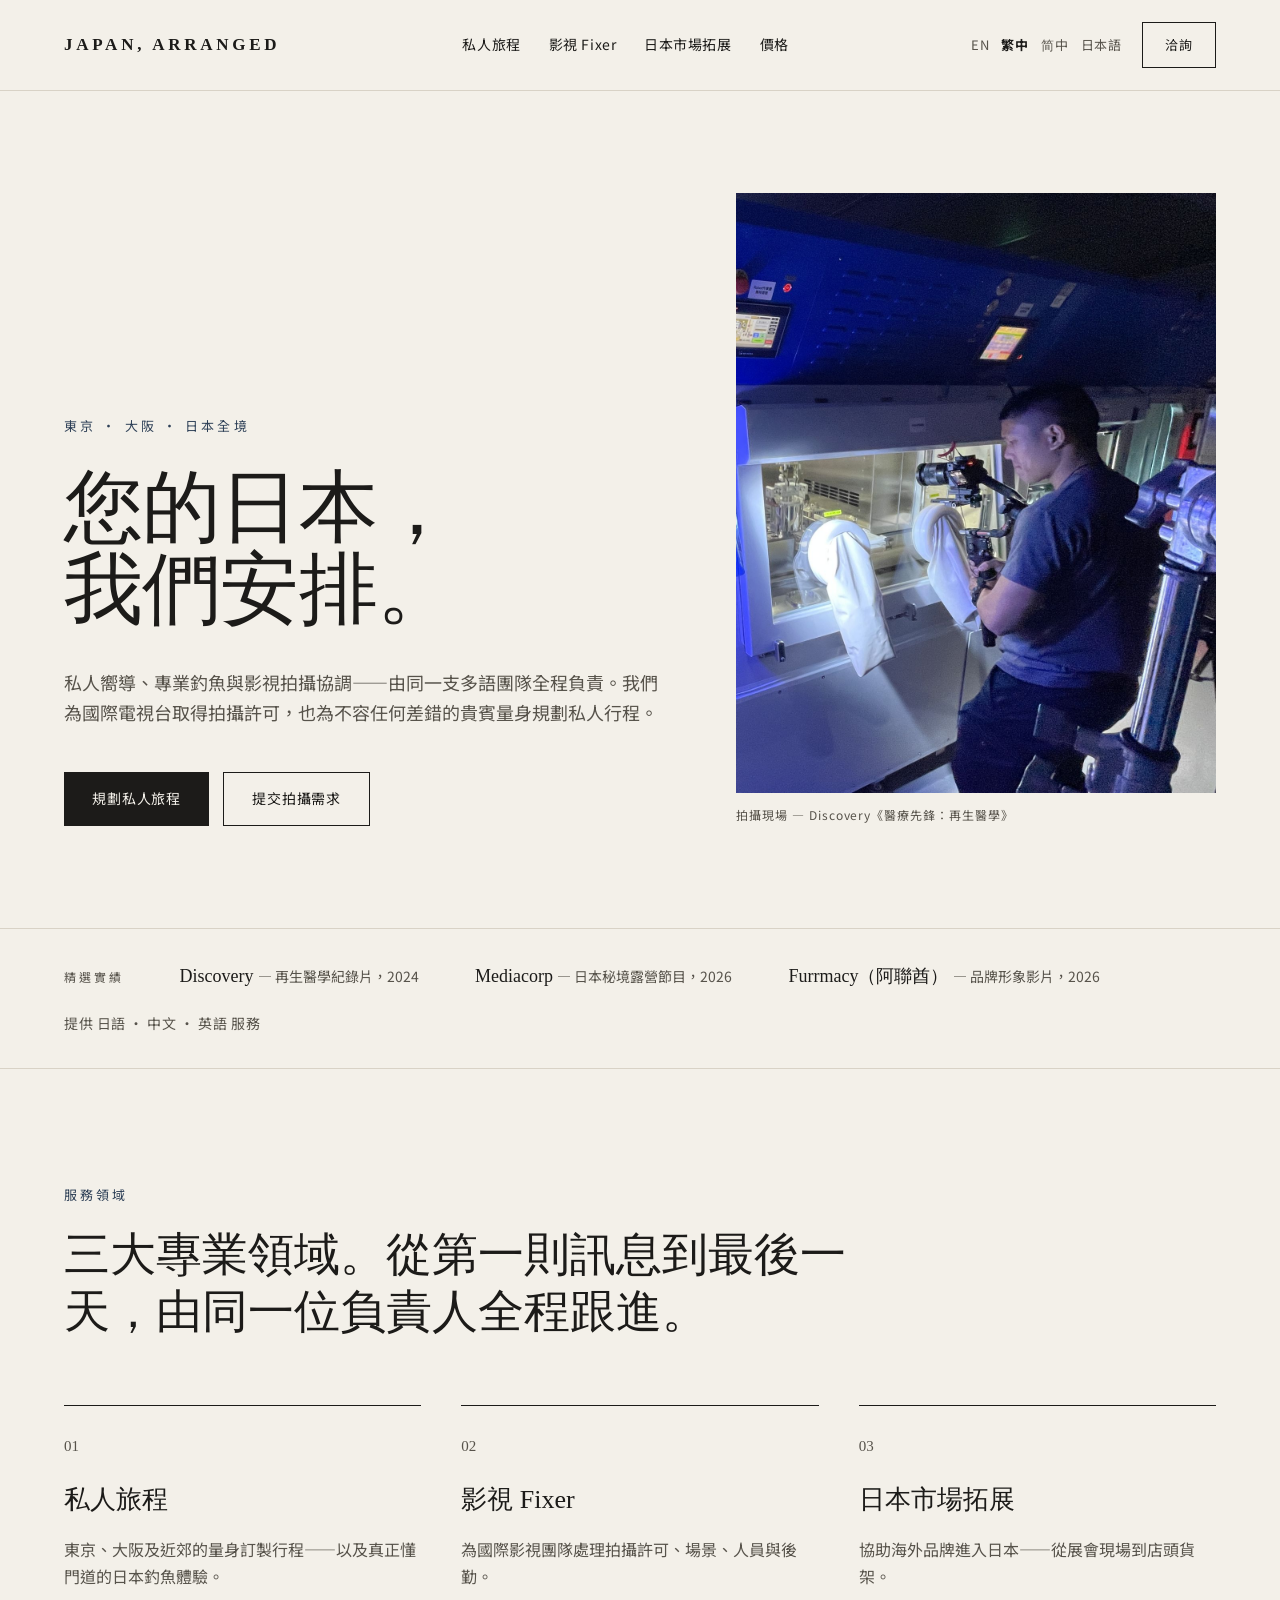
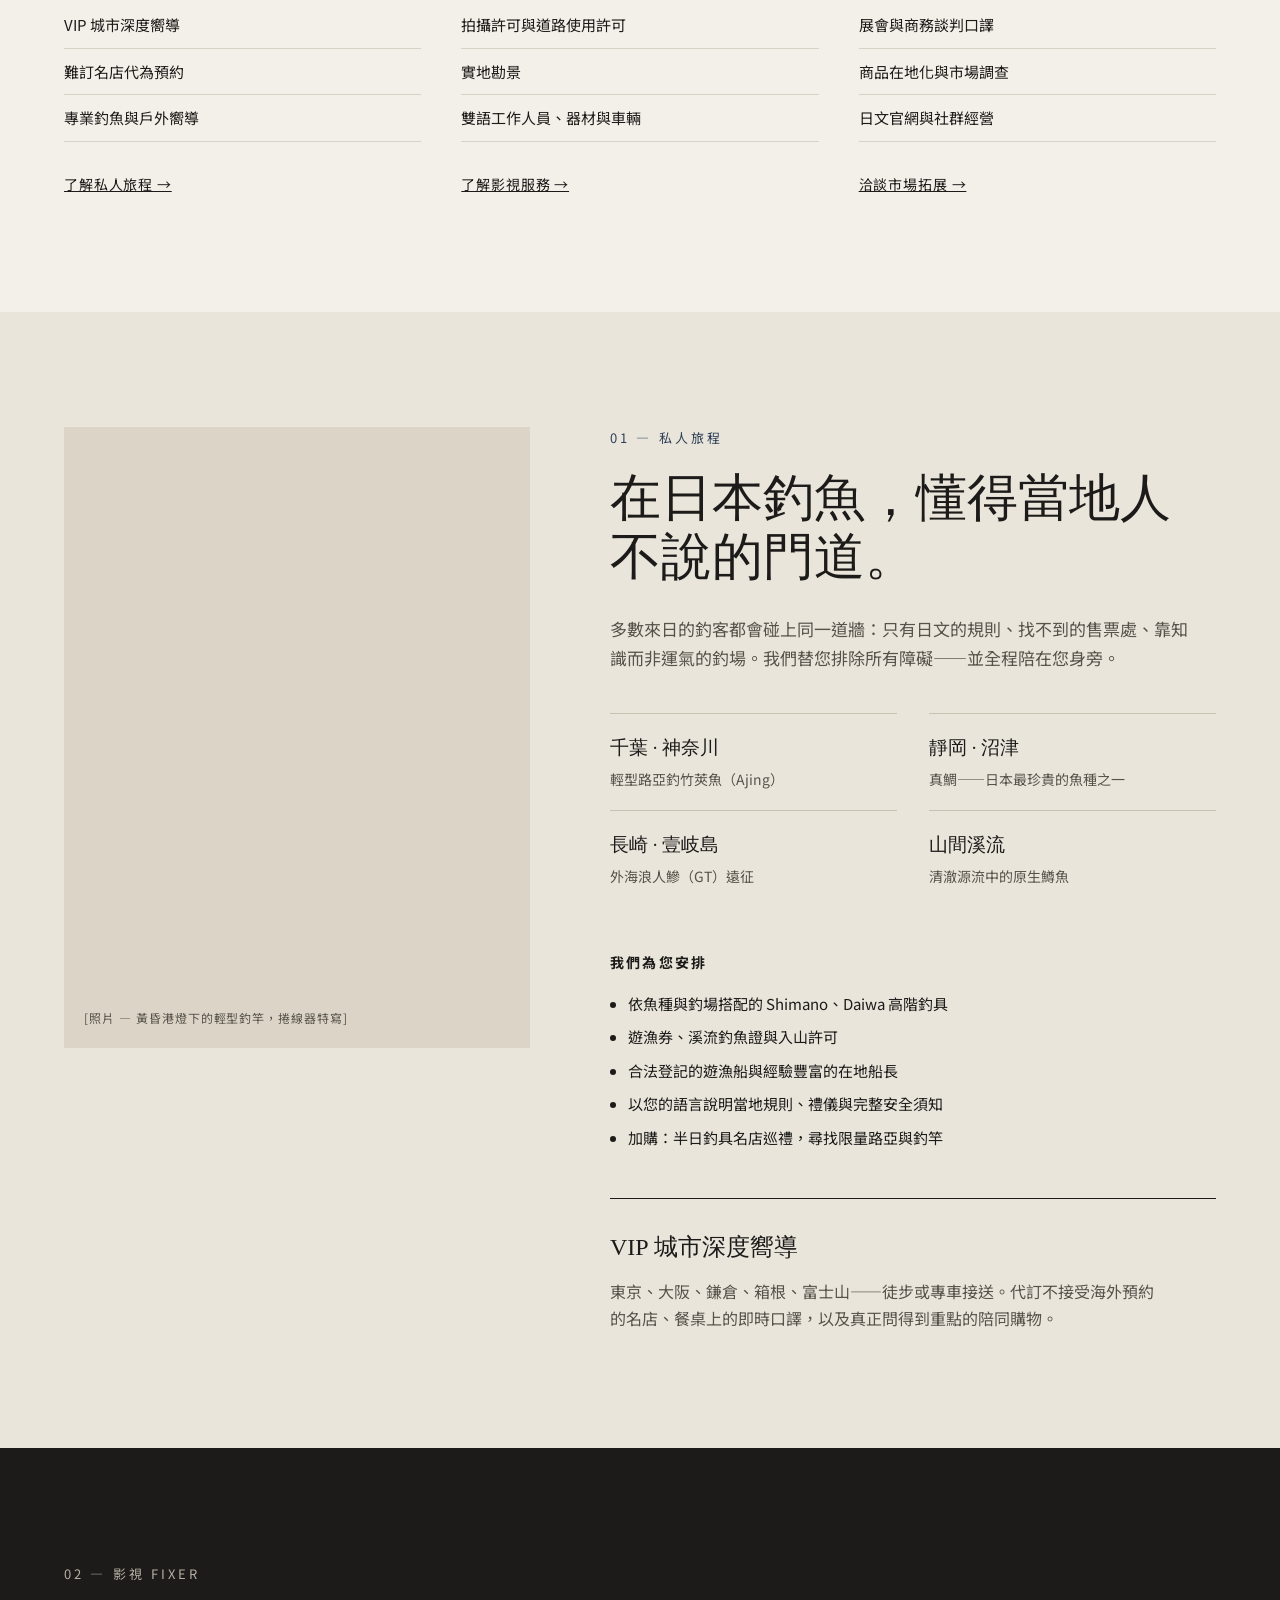
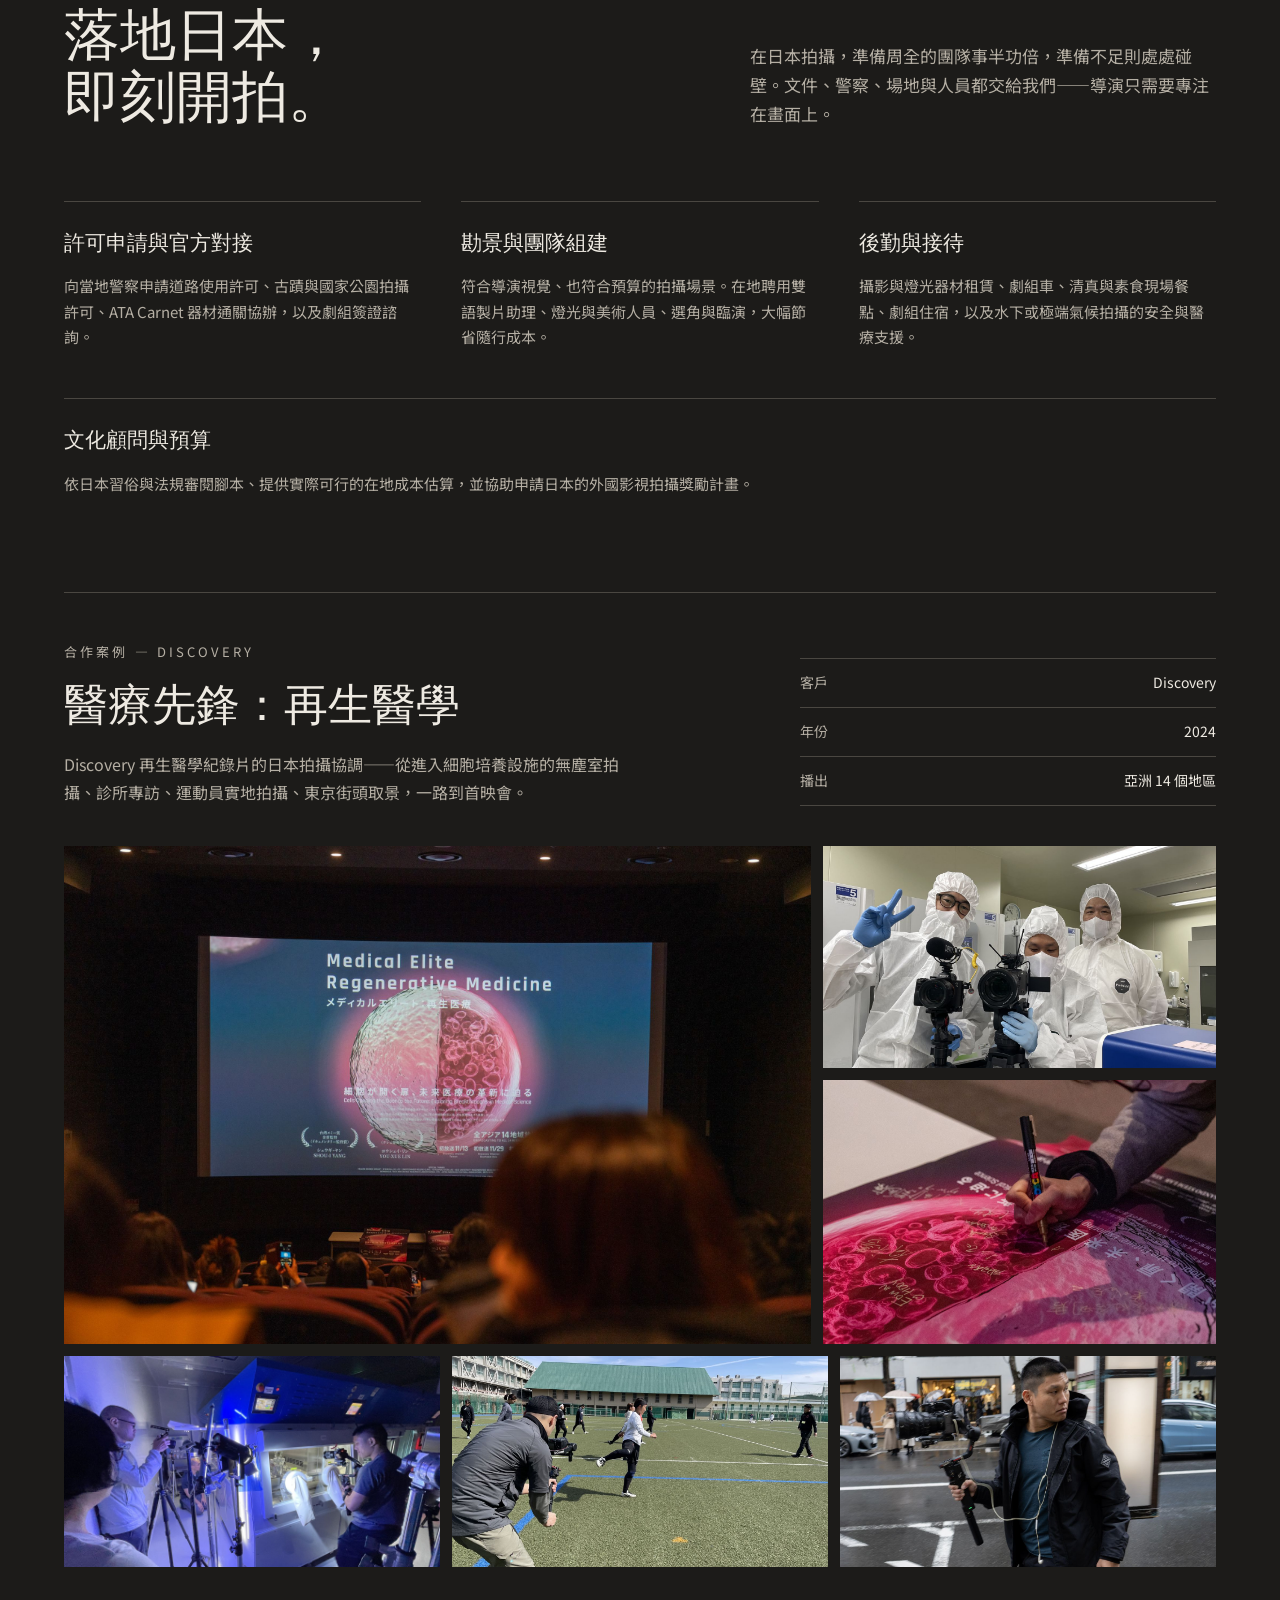
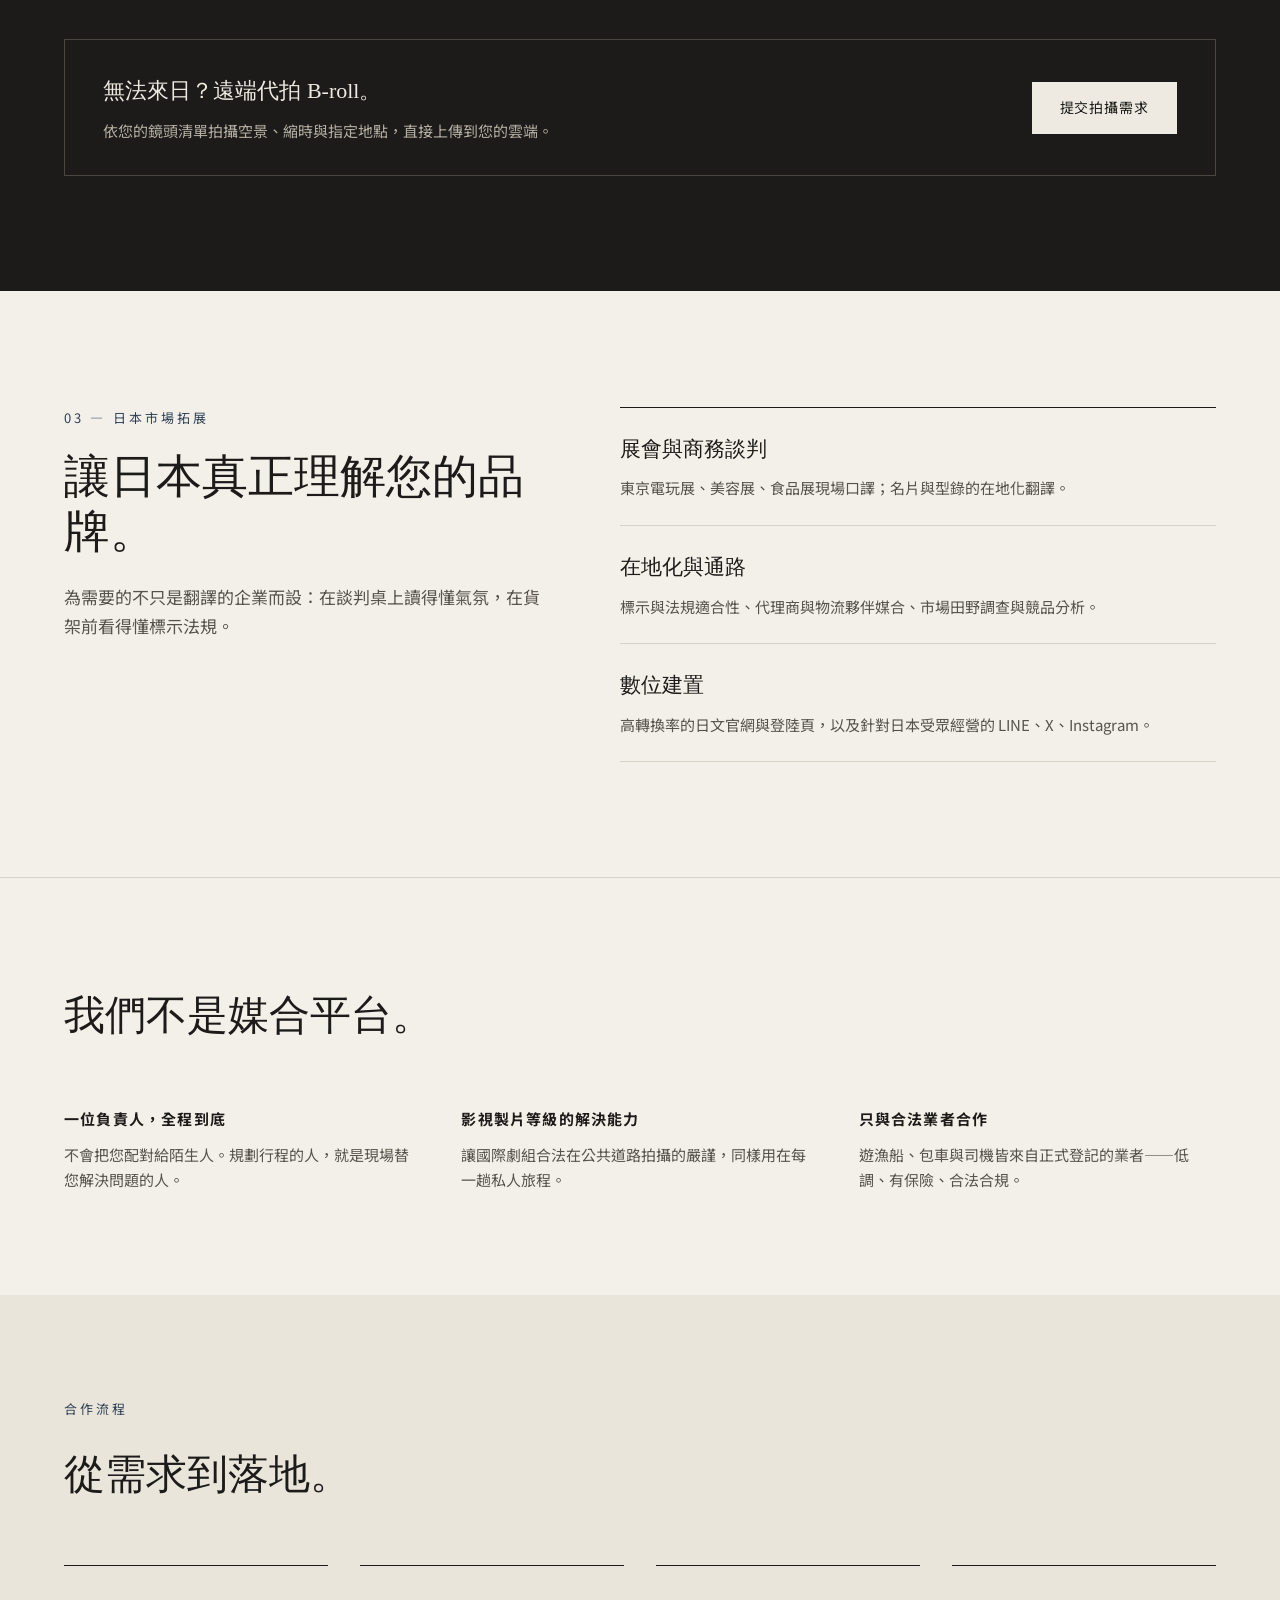
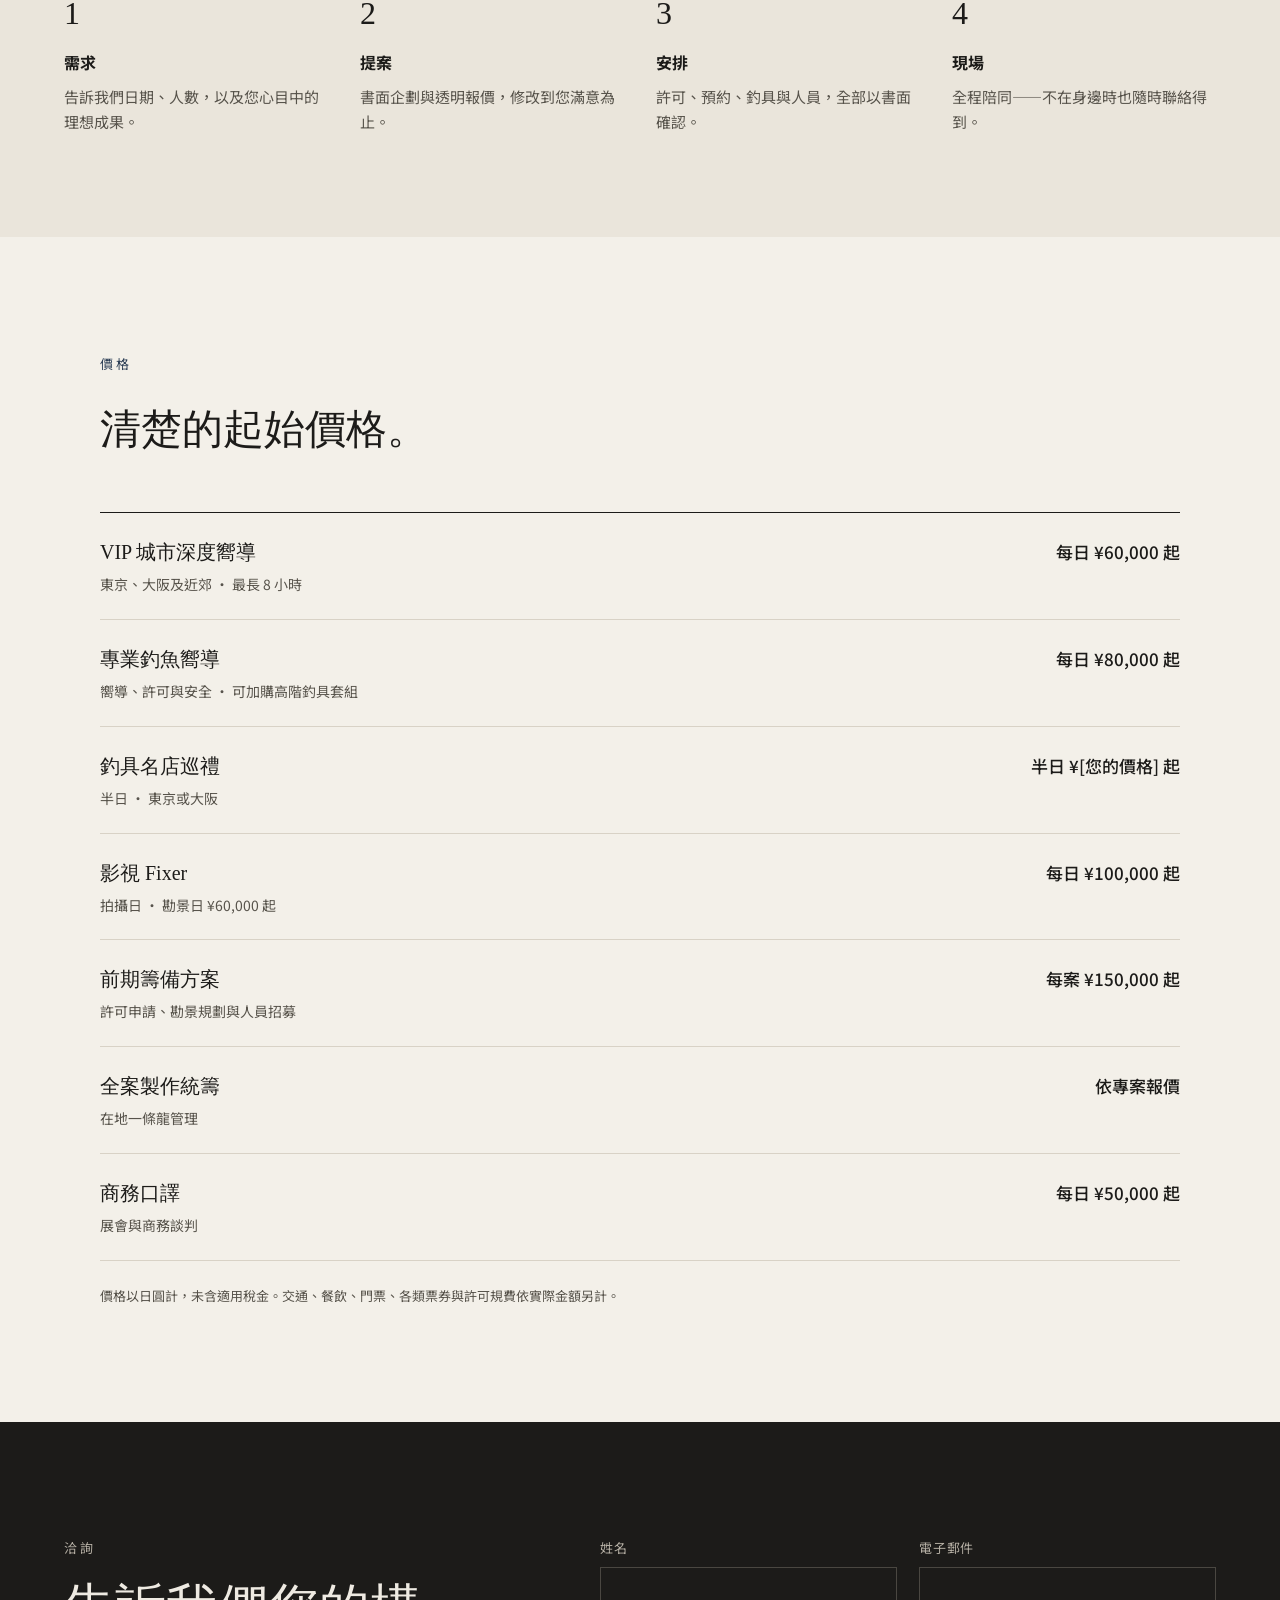
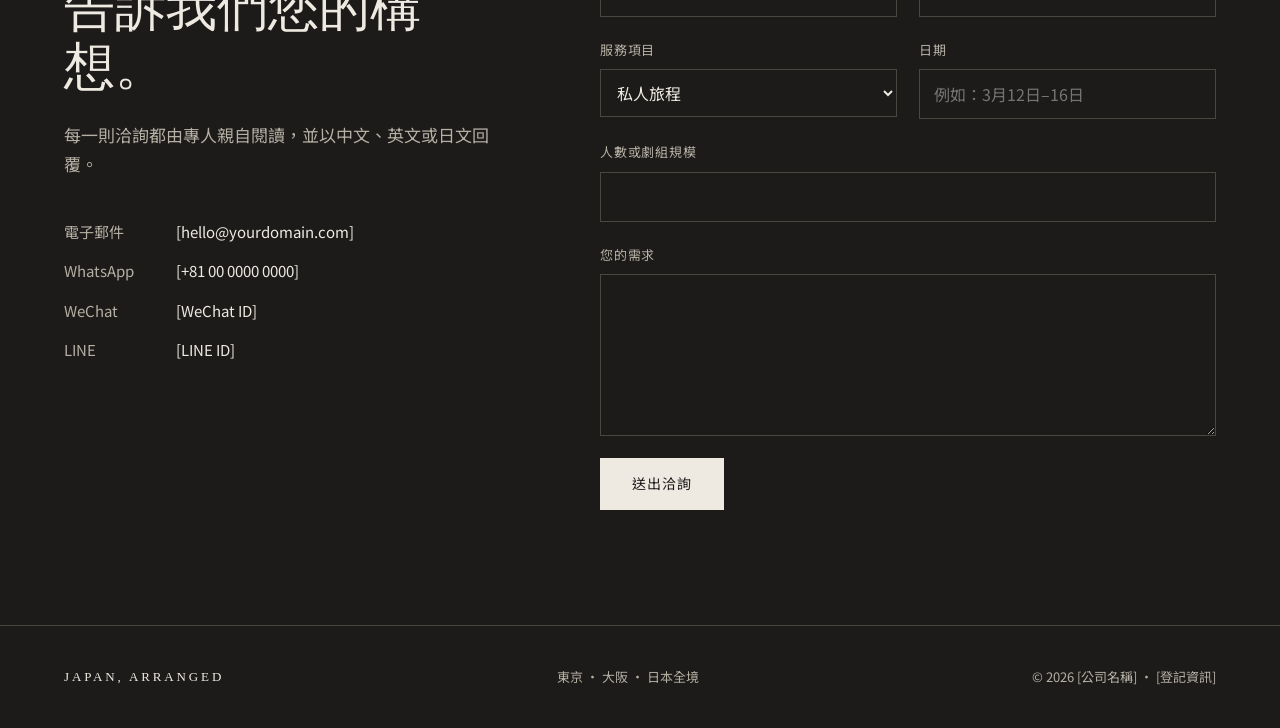
<file: zh-hant/index.html>
<!DOCTYPE html>

<html lang="zh-Hant">
<head>
<meta charset="utf-8"/>
<title>Japan, Arranged — 日本私人訂製與影視協調</title>
<meta content="width=device-width, initial-scale=1" name="viewport"/>
<meta content="日本私人嚮導、專業釣魚體驗與影視拍攝協調（Fixer）。為高端旅客與國際劇組提供多語言的全方位安排。" name="description"/>
<meta content="Japan, Arranged — 日本私人旅程與影視協調" property="og:title"/>
<meta content="日本全境的私人嚮導、專業釣魚與影視拍攝協調。" property="og:description"/>
<meta content="website" property="og:type"/>
<link href="data:image/svg+xml,%3Csvg xmlns='http://www.w3.org/2000/svg' viewBox='0 0 32 32'%3E%3Crect width='32' height='32' fill='%231C1B19'/%3E%3Ctext x='16' y='22' font-family='serif' font-size='18' fill='%23F3F0E9' text-anchor='middle'%3EJ%3C/text%3E%3C/svg%3E" rel="icon"/>
<link href="https://fonts.googleapis.com" rel="preconnect"/>
<link href="https://fonts.googleapis.com/css2?family=Noto+Serif+TC:wght@400;500;600&amp;family=Noto+Sans+TC:wght@400;500;700&amp;display=swap" rel="stylesheet"/>
<style>
html{scroll-behavior:smooth}
body{margin:0;background:#F3F0E9}
a{color:#1C1B19}a:hover{color:#57534B}
input:focus,select:focus,textarea:focus{outline:2px solid #2E4057;outline-offset:2px}
.hp{position:absolute;left:-9999px}
</style>
<link href="https://tsao1989-rgb.github.io/" hreflang="en" rel="alternate"/>
<link href="https://tsao1989-rgb.github.io/zh-hant/" hreflang="zh-Hant" rel="alternate"/>
<link href="https://tsao1989-rgb.github.io/zh-hans/" hreflang="zh-Hans" rel="alternate"/>
<link href="https://tsao1989-rgb.github.io/ja/" hreflang="ja" rel="alternate"/>
<link href="https://tsao1989-rgb.github.io/" hreflang="x-default" rel="alternate"/>
<link href="https://tsao1989-rgb.github.io/zh-hant/" rel="canonical"/>
</head>
<body>
<div style="background: #F3F0E9; color: #1C1B19; font-family: 'Noto Sans TC', system-ui, sans-serif; font-size: 16px; line-height: 1.7">
<header style="display: flex; flex-wrap: wrap; align-items: center; justify-content: space-between; gap: 16px 32px; padding: 22px clamp(20px, 5vw, 72px); border-bottom: 1px solid #D8D2C6">
<a href="#top" style="font-family: 'Noto Serif TC', 'Shippori Mincho', serif; font-size: 17px; letter-spacing: 0.22em; text-decoration: none; font-weight: 600">JAPAN, ARRANGED</a>
<nav aria-label="主選單" style="display: flex; flex-wrap: wrap; gap: 8px 28px; font-size: 14px; letter-spacing: 0.04em">
<a href="#journeys" style="text-decoration: none">私人旅程</a>
<a href="#production" style="text-decoration: none">影視 Fixer</a>
<a href="#business" style="text-decoration: none">日本市場拓展</a>
<a href="#rates" style="text-decoration: none">價格</a>
</nav>
<div style="display: flex; align-items: center; gap: 20px; font-size: 13px">
<div style="display: flex; gap: 12px; letter-spacing: 0.06em"><a href="/" hreflang="en" lang="en" style="text-decoration: none; color: #57534B">EN</a>
<a aria-current="page" href="/zh-hant/" hreflang="zh-Hant" lang="zh-Hant" style="text-decoration: none; font-weight: 700">繁中</a>
<a href="/zh-hans/" hreflang="zh-Hans" lang="zh-Hans" style="text-decoration: none; color: #57534B">简中</a>
<a href="/ja/" hreflang="ja" lang="ja" style="text-decoration: none; color: #57534B">日本語</a>
</div>
<a href="#enquire" style="display: inline-flex; align-items: center; min-height: 44px; padding: 0 22px; border: 1px solid #1C1B19; text-decoration: none; letter-spacing: 0.08em; font-size: 13px">洽詢</a>
</div>
</header>
<section id="top" style="padding: clamp(56px, 8vw, 120px) clamp(20px, 5vw, 72px)">
<div style="max-width: 1280px; margin: 0 auto; display: flex; flex-wrap: wrap; gap: 48px 72px; align-items: flex-end">
<div style="flex: 1 1 520px; min-width: 0">
<p style="margin: 0 0 28px; font-size: 13px; letter-spacing: 0.24em; color: #2E4057">東京 · 大阪 · 日本全境</p>
<h1 style="margin: 0; font-family: 'Noto Serif TC', 'Shippori Mincho', serif; font-weight: 500; font-size: clamp(44px, 6.2vw, 92px); line-height: 1.04; letter-spacing: -0.01em">您的日本，<br/>我們安排。</h1>
<p style="margin: 36px 0 0; max-width: 34em; font-size: 18px; color: #57534B">私人嚮導、專業釣魚與影視拍攝協調——由同一支多語團隊全程負責。我們為國際電視台取得拍攝許可，也為不容任何差錯的貴賓量身規劃私人行程。</p>
<div style="display: flex; flex-wrap: wrap; gap: 14px; margin-top: 44px">
<a href="#journeys" style="display: inline-flex; align-items: center; min-height: 52px; padding: 0 28px; background: #1C1B19; color: #F3F0E9; text-decoration: none; font-size: 14px; letter-spacing: 0.06em">規劃私人旅程</a>
<a href="#production" style="display: inline-flex; align-items: center; min-height: 52px; padding: 0 28px; border: 1px solid #1C1B19; text-decoration: none; font-size: 14px; letter-spacing: 0.06em">提交拍攝需求</a>
</div>
</div>
<figure style="flex: 1 1 400px; min-width: 0; margin: 0">
<img alt="攝影師在日本再生醫學無塵室內為 Discovery 拍攝" fetchpriority="high" height="1500" src="/assets/discovery/hero-cleanroom.jpg" style="display: block; width: 100%; height: auto; aspect-ratio: 4 / 5; object-fit: cover; background: #E3DDD1" width="1200"/>
<figcaption style="margin-top: 12px; font-size: 12px; letter-spacing: 0.08em; color: #57534B">拍攝現場 — Discovery《醫療先鋒：再生醫學》</figcaption>
</figure>
</div>
</section>
<section aria-label="精選實績" style="padding: 32px clamp(20px, 5vw, 72px); border-top: 1px solid #D8D2C6; border-bottom: 1px solid #D8D2C6">
<div style="max-width: 1280px; margin: 0 auto; display: flex; flex-wrap: wrap; gap: 20px 56px; align-items: baseline">
<p style="margin: 0; font-size: 12px; letter-spacing: 0.24em; color: #57534B">精選實績</p>
<p style="margin: 0; font-family: 'Noto Serif TC', 'Shippori Mincho', serif; font-size: 18px">Discovery <span style="color: #57534B; font-size: 14px; font-family: 'Noto Sans TC', system-ui, sans-serif">— 再生醫學紀錄片，2024</span></p>
<p style="margin: 0; font-family: 'Noto Serif TC', 'Shippori Mincho', serif; font-size: 18px">Mediacorp <span style="color: #57534B; font-size: 14px; font-family: 'Noto Sans TC', system-ui, sans-serif">— 日本秘境露營節目，2026</span></p>
<p style="margin: 0; font-family: 'Noto Serif TC', 'Shippori Mincho', serif; font-size: 18px">Furrmacy（阿聯酋） <span style="color: #57534B; font-size: 14px; font-family: 'Noto Sans TC', system-ui, sans-serif">— 品牌形象影片，2026</span></p>
<p style="margin: 0; font-size: 14px; color: #57534B; letter-spacing: 0.04em">提供 日語 · 中文 · 英語 服務</p>
</div>
</section>
<section aria-labelledby="what-h" style="padding: clamp(72px, 9vw, 136px) clamp(20px, 5vw, 72px)">
<div style="max-width: 1280px; margin: 0 auto">
<p style="margin: 0 0 20px; font-size: 13px; letter-spacing: 0.24em; color: #2E4057">服務領域</p>
<h2 id="what-h" style="margin: 0 0 64px; max-width: 18em; font-family: 'Noto Serif TC', 'Shippori Mincho', serif; font-weight: 500; font-size: clamp(30px, 3.6vw, 48px); line-height: 1.25">三大專業領域。從第一則訊息到最後一天，由同一位負責人全程跟進。</h2>
<div style="display: flex; flex-wrap: wrap; gap: 48px 40px">
<article style="flex: 1 1 300px; min-width: 0; border-top: 1px solid #1C1B19; padding-top: 28px">
<p style="margin: 0 0 18px; font-family: 'Noto Serif TC', 'Shippori Mincho', serif; font-size: 15px; color: #57534B">01</p>
<h3 style="margin: 0 0 14px; font-family: 'Noto Serif TC', 'Shippori Mincho', serif; font-weight: 500; font-size: 26px">私人旅程</h3>
<p style="margin: 0 0 22px; color: #57534B">東京、大阪及近郊的量身訂製行程——以及真正懂門道的日本釣魚體驗。</p>
<ul style="margin: 0 0 28px; padding: 0; list-style: none; display: flex; flex-direction: column; gap: 10px; font-size: 15px">
<li style="border-bottom: 1px solid #D8D2C6; padding-bottom: 10px">VIP 城市深度嚮導</li>
<li style="border-bottom: 1px solid #D8D2C6; padding-bottom: 10px">難訂名店代為預約</li>
<li style="border-bottom: 1px solid #D8D2C6; padding-bottom: 10px">專業釣魚與戶外嚮導</li>
</ul>
<a href="#journeys" style="font-size: 14px; letter-spacing: 0.06em">了解私人旅程 →</a>
</article>
<article style="flex: 1 1 300px; min-width: 0; border-top: 1px solid #1C1B19; padding-top: 28px">
<p style="margin: 0 0 18px; font-family: 'Noto Serif TC', 'Shippori Mincho', serif; font-size: 15px; color: #57534B">02</p>
<h3 style="margin: 0 0 14px; font-family: 'Noto Serif TC', 'Shippori Mincho', serif; font-weight: 500; font-size: 26px">影視 Fixer</h3>
<p style="margin: 0 0 22px; color: #57534B">為國際影視團隊處理拍攝許可、場景、人員與後勤。</p>
<ul style="margin: 0 0 28px; padding: 0; list-style: none; display: flex; flex-direction: column; gap: 10px; font-size: 15px">
<li style="border-bottom: 1px solid #D8D2C6; padding-bottom: 10px">拍攝許可與道路使用許可</li>
<li style="border-bottom: 1px solid #D8D2C6; padding-bottom: 10px">實地勘景</li>
<li style="border-bottom: 1px solid #D8D2C6; padding-bottom: 10px">雙語工作人員、器材與車輛</li>
</ul>
<a href="#production" style="font-size: 14px; letter-spacing: 0.06em">了解影視服務 →</a>
</article>
<article style="flex: 1 1 300px; min-width: 0; border-top: 1px solid #1C1B19; padding-top: 28px">
<p style="margin: 0 0 18px; font-family: 'Noto Serif TC', 'Shippori Mincho', serif; font-size: 15px; color: #57534B">03</p>
<h3 style="margin: 0 0 14px; font-family: 'Noto Serif TC', 'Shippori Mincho', serif; font-weight: 500; font-size: 26px">日本市場拓展</h3>
<p style="margin: 0 0 22px; color: #57534B">協助海外品牌進入日本——從展會現場到店頭貨架。</p>
<ul style="margin: 0 0 28px; padding: 0; list-style: none; display: flex; flex-direction: column; gap: 10px; font-size: 15px">
<li style="border-bottom: 1px solid #D8D2C6; padding-bottom: 10px">展會與商務談判口譯</li>
<li style="border-bottom: 1px solid #D8D2C6; padding-bottom: 10px">商品在地化與市場調查</li>
<li style="border-bottom: 1px solid #D8D2C6; padding-bottom: 10px">日文官網與社群經營</li>
</ul>
<a href="#business" style="font-size: 14px; letter-spacing: 0.06em">洽談市場拓展 →</a>
</article>
</div>
</div>
</section>
<section aria-labelledby="journeys-h" id="journeys" style="padding: clamp(72px, 9vw, 136px) clamp(20px, 5vw, 72px); background: #EAE5DB">
<div style="max-width: 1280px; margin: 0 auto; display: flex; flex-wrap: wrap; gap: 56px 80px; align-items: flex-start">
<div style="flex: 1 1 380px; min-width: 0; aspect-ratio: 3 / 4; background: #DCD5C7; display: flex; align-items: flex-end; padding: 20px; box-sizing: border-box">
<p style="margin: 0; font-size: 12px; letter-spacing: 0.08em; color: #57534B">[照片 — 黃昏港燈下的輕型釣竿，捲線器特寫]</p>
</div>
<div style="flex: 1 1 520px; min-width: 0">
<p style="margin: 0 0 20px; font-size: 13px; letter-spacing: 0.24em; color: #2E4057">01 — 私人旅程</p>
<h2 id="journeys-h" style="margin: 0 0 28px; font-family: 'Noto Serif TC', 'Shippori Mincho', serif; font-weight: 500; font-size: clamp(32px, 4vw, 56px); line-height: 1.15">在日本釣魚，懂得當地人不說的門道。</h2>
<p style="margin: 0 0 40px; font-size: 17px; color: #57534B; max-width: 34em">多數來日的釣客都會碰上同一道牆：只有日文的規則、找不到的售票處、靠知識而非運氣的釣場。我們替您排除所有障礙——並全程陪在您身旁。</p>
<div style="display: flex; flex-wrap: wrap; gap: 0 32px; margin-bottom: 44px">
<div style="flex: 1 1 240px; min-width: 0; border-top: 1px solid #C9C1B2; padding: 18px 0">
<p style="margin: 0; font-family: 'Noto Serif TC', 'Shippori Mincho', serif; font-size: 19px">千葉 · 神奈川</p>
<p style="margin: 4px 0 0; font-size: 14px; color: #57534B">輕型路亞釣竹莢魚（Ajing）</p>
</div>
<div style="flex: 1 1 240px; min-width: 0; border-top: 1px solid #C9C1B2; padding: 18px 0">
<p style="margin: 0; font-family: 'Noto Serif TC', 'Shippori Mincho', serif; font-size: 19px">靜岡 · 沼津</p>
<p style="margin: 4px 0 0; font-size: 14px; color: #57534B">真鯛——日本最珍貴的魚種之一</p>
</div>
<div style="flex: 1 1 240px; min-width: 0; border-top: 1px solid #C9C1B2; padding: 18px 0">
<p style="margin: 0; font-family: 'Noto Serif TC', 'Shippori Mincho', serif; font-size: 19px">長崎 · 壹岐島</p>
<p style="margin: 4px 0 0; font-size: 14px; color: #57534B">外海浪人鰺（GT）遠征</p>
</div>
<div style="flex: 1 1 240px; min-width: 0; border-top: 1px solid #C9C1B2; padding: 18px 0">
<p style="margin: 0; font-family: 'Noto Serif TC', 'Shippori Mincho', serif; font-size: 19px">山間溪流</p>
<p style="margin: 4px 0 0; font-size: 14px; color: #57534B">清澈源流中的原生鱒魚</p>
</div>
</div>
<h3 style="margin: 0 0 16px; font-size: 14px; letter-spacing: 0.16em; font-weight: 700">我們為您安排</h3>
<ul style="margin: 0 0 48px; padding: 0 0 0 18px; display: flex; flex-direction: column; gap: 8px; font-size: 15px">
<li>依魚種與釣場搭配的 Shimano、Daiwa 高階釣具</li>
<li>遊漁券、溪流釣魚證與入山許可</li>
<li>合法登記的遊漁船與經驗豐富的在地船長</li>
<li>以您的語言說明當地規則、禮儀與完整安全須知</li>
<li>加購：半日釣具名店巡禮，尋找限量路亞與釣竿</li>
</ul>
<div style="border-top: 1px solid #1C1B19; padding-top: 28px">
<h3 style="margin: 0 0 10px; font-family: 'Noto Serif TC', 'Shippori Mincho', serif; font-weight: 500; font-size: 24px">VIP 城市深度嚮導</h3>
<p style="margin: 0; color: #57534B; max-width: 34em">東京、大阪、鎌倉、箱根、富士山——徒步或專車接送。代訂不接受海外預約的名店、餐桌上的即時口譯，以及真正問得到重點的陪同購物。</p>
</div>
</div>
</div>
</section>
<section aria-labelledby="production-h" id="production" style="padding: clamp(72px, 9vw, 136px) clamp(20px, 5vw, 72px); background: #1C1B19; color: #EEEAE2">
<div style="max-width: 1280px; margin: 0 auto">
<p style="margin: 0 0 20px; font-size: 13px; letter-spacing: 0.24em; color: #B5AFA4">02 — 影視 FIXER</p>
<div style="display: flex; flex-wrap: wrap; gap: 32px 80px; align-items: flex-end; margin-bottom: 72px">
<h2 id="production-h" style="flex: 1 1 520px; min-width: 0; margin: 0; font-family: 'Noto Serif TC', 'Shippori Mincho', serif; font-weight: 500; font-size: clamp(34px, 4.4vw, 64px); line-height: 1.1">落地日本，<br/>即刻開拍。</h2>
<p style="flex: 1 1 380px; min-width: 0; margin: 0; font-size: 17px; color: #B5AFA4">在日本拍攝，準備周全的團隊事半功倍，準備不足則處處碰壁。文件、警察、場地與人員都交給我們——導演只需要專注在畫面上。</p>
</div>
<div style="display: flex; flex-wrap: wrap; gap: 48px 40px">
<div style="flex: 1 1 260px; min-width: 0; border-top: 1px solid #4A4741; padding-top: 24px">
<h3 style="margin: 0 0 12px; font-family: 'Noto Serif TC', 'Shippori Mincho', serif; font-weight: 500; font-size: 21px">許可申請與官方對接</h3>
<p style="margin: 0; font-size: 15px; color: #B5AFA4">向當地警察申請道路使用許可、古蹟與國家公園拍攝許可、ATA Carnet 器材通關協辦，以及劇組簽證諮詢。</p>
</div>
<div style="flex: 1 1 260px; min-width: 0; border-top: 1px solid #4A4741; padding-top: 24px">
<h3 style="margin: 0 0 12px; font-family: 'Noto Serif TC', 'Shippori Mincho', serif; font-weight: 500; font-size: 21px">勘景與團隊組建</h3>
<p style="margin: 0; font-size: 15px; color: #B5AFA4">符合導演視覺、也符合預算的拍攝場景。在地聘用雙語製片助理、燈光與美術人員、選角與臨演，大幅節省隨行成本。</p>
</div>
<div style="flex: 1 1 260px; min-width: 0; border-top: 1px solid #4A4741; padding-top: 24px">
<h3 style="margin: 0 0 12px; font-family: 'Noto Serif TC', 'Shippori Mincho', serif; font-weight: 500; font-size: 21px">後勤與接待</h3>
<p style="margin: 0; font-size: 15px; color: #B5AFA4">攝影與燈光器材租賃、劇組車、清真與素食現場餐點、劇組住宿，以及水下或極端氣候拍攝的安全與醫療支援。</p>
</div>
<div style="flex: 1 1 260px; min-width: 0; border-top: 1px solid #4A4741; padding-top: 24px">
<h3 style="margin: 0 0 12px; font-family: 'Noto Serif TC', 'Shippori Mincho', serif; font-weight: 500; font-size: 21px">文化顧問與預算</h3>
<p style="margin: 0; font-size: 15px; color: #B5AFA4">依日本習俗與法規審閱腳本、提供實際可行的在地成本估算，並協助申請日本的外國影視拍攝獎勵計畫。</p>
</div>
</div>
<article aria-labelledby="case-h" id="case-discovery" style="margin-top: 96px; border-top: 1px solid #4A4741; padding-top: 48px">
<div style="display: flex; flex-wrap: wrap; gap: 32px 80px; align-items: flex-end; margin-bottom: 40px">
<div style="flex: 1 1 520px; min-width: 0">
<p style="margin: 0 0 16px; font-size: 13px; letter-spacing: 0.24em; color: #B5AFA4">合作案例 — DISCOVERY</p>
<h3 id="case-h" style="margin: 0 0 20px; font-family: 'Noto Serif TC', 'Shippori Mincho', serif; font-weight: 500; font-size: clamp(28px, 3.4vw, 44px); line-height: 1.2">醫療先鋒：再生醫學</h3>
<p style="margin: 0; font-size: 16px; color: #B5AFA4; max-width: 36em">Discovery 再生醫學紀錄片的日本拍攝協調——從進入細胞培養設施的無塵室拍攝、診所專訪、運動員實地拍攝、東京街頭取景，一路到首映會。</p>
</div>
<dl style="flex: 1 1 280px; min-width: 0; margin: 0; display: flex; flex-direction: column; font-size: 14px">
<div style="display: flex; justify-content: space-between; gap: 16px; border-top: 1px solid #4A4741; padding: 12px 0"><dt style="color: #B5AFA4">客戶</dt><dd style="margin: 0">Discovery</dd></div>
<div style="display: flex; justify-content: space-between; gap: 16px; border-top: 1px solid #4A4741; padding: 12px 0"><dt style="color: #B5AFA4">年份</dt><dd style="margin: 0">2024</dd></div>
<div style="display: flex; justify-content: space-between; gap: 16px; border-top: 1px solid #4A4741; border-bottom: 1px solid #4A4741; padding: 12px 0"><dt style="color: #B5AFA4">播出</dt><dd style="margin: 0">亞洲 14 個地區</dd></div>
</dl>
</div>
<div style="display: flex; flex-wrap: wrap; gap: 12px">
<figure style="flex: 2 1 560px; min-width: 0; margin: 0"><img alt="《醫療先鋒：再生醫學》於東京電影院的首映會" height="1334" loading="lazy" src="/assets/discovery/premiere-screening.jpg" style="display: block; width: 100%; height: 100%; min-height: 320px; object-fit: cover; background: #2A2825" width="2000"/></figure>
<div style="flex: 1 1 300px; min-width: 0; display: flex; flex-direction: column; gap: 12px">
<figure style="margin: 0; flex: 1 1 auto"><img alt="身穿無塵衣的攝影團隊在細胞培養設施內拍攝" height="788" loading="lazy" src="/assets/discovery/cleanroom-crew.jpg" style="display: block; width: 100%; height: 100%; min-height: 180px; object-fit: cover; background: #2A2825" width="1400"/></figure>
<figure style="margin: 0; flex: 1 1 auto"><img alt="首映會上的海報簽名" height="934" loading="lazy" src="/assets/discovery/premiere-poster.jpg" style="display: block; width: 100%; height: 100%; min-height: 180px; object-fit: cover; background: #2A2825" width="1400"/></figure>
</div>
</div>
<div style="display: flex; flex-wrap: wrap; gap: 12px; margin-top: 12px">
<figure style="flex: 1 1 300px; min-width: 0; margin: 0"><img alt="細胞培養設備旁的燈光與攝影佈置" height="900" loading="lazy" src="/assets/discovery/cleanroom-lights.jpg" style="display: block; width: 100%; height: auto; aspect-ratio: 16 / 9; object-fit: cover; background: #2A2825" width="1600"/></figure>
<figure style="flex: 1 1 300px; min-width: 0; margin: 0"><img alt="在日本運動場拍攝運動員" height="788" loading="lazy" src="/assets/discovery/field-shoot.jpg" style="display: block; width: 100%; height: auto; aspect-ratio: 16 / 9; object-fit: cover; background: #2A2825" width="1400"/></figure>
<figure style="flex: 1 1 300px; min-width: 0; margin: 0"><img alt="雨中東京街頭的穩定器攝影" height="933" loading="lazy" src="/assets/discovery/tokyo-street-gimbal.jpg" style="display: block; width: 100%; height: auto; aspect-ratio: 16 / 9; object-fit: cover; background: #2A2825" width="1400"/></figure>
</div>
</article>
<div style="margin-top: 72px; display: flex; flex-wrap: wrap; gap: 24px 48px; align-items: center; justify-content: space-between; border: 1px solid #4A4741; padding: 32px clamp(20px, 3vw, 40px)">
<div style="flex: 1 1 420px; min-width: 0">
<h3 style="margin: 0 0 8px; font-family: 'Noto Serif TC', 'Shippori Mincho', serif; font-weight: 500; font-size: 22px">無法來日？遠端代拍 B-roll。</h3>
<p style="margin: 0; font-size: 15px; color: #B5AFA4">依您的鏡頭清單拍攝空景、縮時與指定地點，直接上傳到您的雲端。</p>
</div>
<a href="#enquire" style="display: inline-flex; align-items: center; min-height: 52px; padding: 0 28px; background: #EEEAE2; color: #1C1B19; text-decoration: none; font-size: 14px; letter-spacing: 0.06em">提交拍攝需求</a>
</div>
</div>
</section>
<section aria-labelledby="business-h" id="business" style="padding: clamp(72px, 9vw, 136px) clamp(20px, 5vw, 72px)">
<div style="max-width: 1280px; margin: 0 auto; display: flex; flex-wrap: wrap; gap: 48px 80px">
<div style="flex: 1 1 400px; min-width: 0">
<p style="margin: 0 0 20px; font-size: 13px; letter-spacing: 0.24em; color: #2E4057">03 — 日本市場拓展</p>
<h2 id="business-h" style="margin: 0 0 24px; font-family: 'Noto Serif TC', 'Shippori Mincho', serif; font-weight: 500; font-size: clamp(30px, 3.6vw, 48px); line-height: 1.2">讓日本真正理解您的品牌。</h2>
<p style="margin: 0; font-size: 17px; color: #57534B">為需要的不只是翻譯的企業而設：在談判桌上讀得懂氣氛，在貨架前看得懂標示法規。</p>
</div>
<div style="flex: 1 1 520px; min-width: 0; display: flex; flex-direction: column">
<div style="border-top: 1px solid #1C1B19; padding: 24px 0">
<h3 style="margin: 0 0 8px; font-family: 'Noto Serif TC', 'Shippori Mincho', serif; font-weight: 500; font-size: 21px">展會與商務談判</h3>
<p style="margin: 0; font-size: 15px; color: #57534B">東京電玩展、美容展、食品展現場口譯；名片與型錄的在地化翻譯。</p>
</div>
<div style="border-top: 1px solid #D8D2C6; padding: 24px 0">
<h3 style="margin: 0 0 8px; font-family: 'Noto Serif TC', 'Shippori Mincho', serif; font-weight: 500; font-size: 21px">在地化與通路</h3>
<p style="margin: 0; font-size: 15px; color: #57534B">標示與法規適合性、代理商與物流夥伴媒合、市場田野調查與競品分析。</p>
</div>
<div style="border-top: 1px solid #D8D2C6; border-bottom: 1px solid #D8D2C6; padding: 24px 0">
<h3 style="margin: 0 0 8px; font-family: 'Noto Serif TC', 'Shippori Mincho', serif; font-weight: 500; font-size: 21px">數位建置</h3>
<p style="margin: 0; font-size: 15px; color: #57534B">高轉換率的日文官網與登陸頁，以及針對日本受眾經營的 LINE、X、Instagram。</p>
</div>
</div>
</div>
</section>
<section aria-labelledby="why-h" style="padding: clamp(64px, 8vw, 112px) clamp(20px, 5vw, 72px); border-top: 1px solid #D8D2C6">
<div style="max-width: 1280px; margin: 0 auto">
<h2 id="why-h" style="margin: 0 0 56px; font-family: 'Noto Serif TC', 'Shippori Mincho', serif; font-weight: 500; font-size: clamp(28px, 3.2vw, 42px)">我們不是媒合平台。</h2>
<div style="display: flex; flex-wrap: wrap; gap: 40px">
<div style="flex: 1 1 280px; min-width: 0">
<h3 style="margin: 0 0 10px; font-size: 15px; letter-spacing: 0.08em; font-weight: 700">一位負責人，全程到底</h3>
<p style="margin: 0; color: #57534B; font-size: 15px">不會把您配對給陌生人。規劃行程的人，就是現場替您解決問題的人。</p>
</div>
<div style="flex: 1 1 280px; min-width: 0">
<h3 style="margin: 0 0 10px; font-size: 15px; letter-spacing: 0.08em; font-weight: 700">影視製片等級的解決能力</h3>
<p style="margin: 0; color: #57534B; font-size: 15px">讓國際劇組合法在公共道路拍攝的嚴謹，同樣用在每一趟私人旅程。</p>
</div>
<div style="flex: 1 1 280px; min-width: 0">
<h3 style="margin: 0 0 10px; font-size: 15px; letter-spacing: 0.08em; font-weight: 700">只與合法業者合作</h3>
<p style="margin: 0; color: #57534B; font-size: 15px">遊漁船、包車與司機皆來自正式登記的業者——低調、有保險、合法合規。</p>
</div>
</div>
</div>
</section>
<section aria-labelledby="process-h" style="padding: clamp(64px, 8vw, 112px) clamp(20px, 5vw, 72px); background: #EAE5DB">
<div style="max-width: 1280px; margin: 0 auto">
<p style="margin: 0 0 20px; font-size: 13px; letter-spacing: 0.24em; color: #2E4057">合作流程</p>
<h2 id="process-h" style="margin: 0 0 56px; font-family: 'Noto Serif TC', 'Shippori Mincho', serif; font-weight: 500; font-size: clamp(28px, 3.2vw, 42px)">從需求到落地。</h2>
<ol style="margin: 0; padding: 0; list-style: none; display: flex; flex-wrap: wrap; gap: 40px 32px">
<li style="flex: 1 1 220px; min-width: 0; border-top: 1px solid #1C1B19; padding-top: 20px">
<p style="margin: 0 0 8px; font-family: 'Noto Serif TC', 'Shippori Mincho', serif; font-size: 32px">1</p>
<h3 style="margin: 0 0 8px; font-size: 16px; font-weight: 700">需求</h3>
<p style="margin: 0; font-size: 15px; color: #57534B">告訴我們日期、人數，以及您心目中的理想成果。</p>
</li>
<li style="flex: 1 1 220px; min-width: 0; border-top: 1px solid #1C1B19; padding-top: 20px">
<p style="margin: 0 0 8px; font-family: 'Noto Serif TC', 'Shippori Mincho', serif; font-size: 32px">2</p>
<h3 style="margin: 0 0 8px; font-size: 16px; font-weight: 700">提案</h3>
<p style="margin: 0; font-size: 15px; color: #57534B">書面企劃與透明報價，修改到您滿意為止。</p>
</li>
<li style="flex: 1 1 220px; min-width: 0; border-top: 1px solid #1C1B19; padding-top: 20px">
<p style="margin: 0 0 8px; font-family: 'Noto Serif TC', 'Shippori Mincho', serif; font-size: 32px">3</p>
<h3 style="margin: 0 0 8px; font-size: 16px; font-weight: 700">安排</h3>
<p style="margin: 0; font-size: 15px; color: #57534B">許可、預約、釣具與人員，全部以書面確認。</p>
</li>
<li style="flex: 1 1 220px; min-width: 0; border-top: 1px solid #1C1B19; padding-top: 20px">
<p style="margin: 0 0 8px; font-family: 'Noto Serif TC', 'Shippori Mincho', serif; font-size: 32px">4</p>
<h3 style="margin: 0 0 8px; font-size: 16px; font-weight: 700">現場</h3>
<p style="margin: 0; font-size: 15px; color: #57534B">全程陪同——不在身邊時也隨時聯絡得到。</p>
</li>
</ol>
</div>
</section>
<section aria-labelledby="rates-h" id="rates" style="padding: clamp(72px, 9vw, 136px) clamp(20px, 5vw, 72px)">
<div style="max-width: 1080px; margin: 0 auto">
<p style="margin: 0 0 20px; font-size: 13px; letter-spacing: 0.24em; color: #2E4057">價格</p>
<h2 id="rates-h" style="margin: 0 0 48px; font-family: 'Noto Serif TC', 'Shippori Mincho', serif; font-weight: 500; font-size: clamp(28px, 3.2vw, 42px)">清楚的起始價格。</h2>
<div style="display: flex; flex-direction: column">
<div style="display: flex; flex-wrap: wrap; gap: 8px 32px; justify-content: space-between; align-items: baseline; border-top: 1px solid #1C1B19; padding: 22px 0">
<div style="flex: 1 1 360px; min-width: 0"><h3 style="margin: 0; font-family: 'Noto Serif TC', 'Shippori Mincho', serif; font-weight: 500; font-size: 20px">VIP 城市深度嚮導</h3><p style="margin: 4px 0 0; font-size: 14px; color: #57534B">東京、大阪及近郊 · 最長 8 小時</p></div>
<p style="margin: 0; font-size: 17px; font-weight: 500">每日 ¥60,000 起</p>
</div>
<div style="display: flex; flex-wrap: wrap; gap: 8px 32px; justify-content: space-between; align-items: baseline; border-top: 1px solid #D8D2C6; padding: 22px 0">
<div style="flex: 1 1 360px; min-width: 0"><h3 style="margin: 0; font-family: 'Noto Serif TC', 'Shippori Mincho', serif; font-weight: 500; font-size: 20px">專業釣魚嚮導</h3><p style="margin: 4px 0 0; font-size: 14px; color: #57534B">嚮導、許可與安全 · 可加購高階釣具套組</p></div>
<p style="margin: 0; font-size: 17px; font-weight: 500">每日 ¥80,000 起</p>
</div>
<div style="display: flex; flex-wrap: wrap; gap: 8px 32px; justify-content: space-between; align-items: baseline; border-top: 1px solid #D8D2C6; padding: 22px 0">
<div style="flex: 1 1 360px; min-width: 0"><h3 style="margin: 0; font-family: 'Noto Serif TC', 'Shippori Mincho', serif; font-weight: 500; font-size: 20px">釣具名店巡禮</h3><p style="margin: 4px 0 0; font-size: 14px; color: #57534B">半日 · 東京或大阪</p></div>
<p style="margin: 0; font-size: 17px; font-weight: 500">半日 ¥[您的價格] 起</p>
</div>
<div style="display: flex; flex-wrap: wrap; gap: 8px 32px; justify-content: space-between; align-items: baseline; border-top: 1px solid #D8D2C6; padding: 22px 0">
<div style="flex: 1 1 360px; min-width: 0"><h3 style="margin: 0; font-family: 'Noto Serif TC', 'Shippori Mincho', serif; font-weight: 500; font-size: 20px">影視 Fixer</h3><p style="margin: 4px 0 0; font-size: 14px; color: #57534B">拍攝日 · 勘景日 ¥60,000 起</p></div>
<p style="margin: 0; font-size: 17px; font-weight: 500">每日 ¥100,000 起</p>
</div>
<div style="display: flex; flex-wrap: wrap; gap: 8px 32px; justify-content: space-between; align-items: baseline; border-top: 1px solid #D8D2C6; padding: 22px 0">
<div style="flex: 1 1 360px; min-width: 0"><h3 style="margin: 0; font-family: 'Noto Serif TC', 'Shippori Mincho', serif; font-weight: 500; font-size: 20px">前期籌備方案</h3><p style="margin: 4px 0 0; font-size: 14px; color: #57534B">許可申請、勘景規劃與人員招募</p></div>
<p style="margin: 0; font-size: 17px; font-weight: 500">每案 ¥150,000 起</p>
</div>
<div style="display: flex; flex-wrap: wrap; gap: 8px 32px; justify-content: space-between; align-items: baseline; border-top: 1px solid #D8D2C6; padding: 22px 0">
<div style="flex: 1 1 360px; min-width: 0"><h3 style="margin: 0; font-family: 'Noto Serif TC', 'Shippori Mincho', serif; font-weight: 500; font-size: 20px">全案製作統籌</h3><p style="margin: 4px 0 0; font-size: 14px; color: #57534B">在地一條龍管理</p></div>
<p style="margin: 0; font-size: 17px; font-weight: 500">依專案報價</p>
</div>
<div style="display: flex; flex-wrap: wrap; gap: 8px 32px; justify-content: space-between; align-items: baseline; border-top: 1px solid #D8D2C6; border-bottom: 1px solid #D8D2C6; padding: 22px 0">
<div style="flex: 1 1 360px; min-width: 0"><h3 style="margin: 0; font-family: 'Noto Serif TC', 'Shippori Mincho', serif; font-weight: 500; font-size: 20px">商務口譯</h3><p style="margin: 4px 0 0; font-size: 14px; color: #57534B">展會與商務談判</p></div>
<p style="margin: 0; font-size: 17px; font-weight: 500">每日 ¥50,000 起</p>
</div>
</div>
<p style="margin: 24px 0 0; font-size: 13px; color: #57534B">價格以日圓計，未含適用稅金。交通、餐飲、門票、各類票券與許可規費依實際金額另計。</p>
</div>
</section>
<section aria-labelledby="enquire-h" id="enquire" style="padding: clamp(72px, 9vw, 136px) clamp(20px, 5vw, 72px); background: #1C1B19; color: #EEEAE2">
<div style="max-width: 1280px; margin: 0 auto; display: flex; flex-wrap: wrap; gap: 56px 80px">
<div style="flex: 1 1 360px; min-width: 0">
<p style="margin: 0 0 20px; font-size: 13px; letter-spacing: 0.24em; color: #B5AFA4">洽詢</p>
<h2 id="enquire-h" style="margin: 0 0 24px; font-family: 'Noto Serif TC', 'Shippori Mincho', serif; font-weight: 500; font-size: clamp(32px, 4vw, 54px); line-height: 1.15">告訴我們您的構想。</h2>
<p style="margin: 0 0 40px; font-size: 17px; color: #B5AFA4">每一則洽詢都由專人親自閱讀，並以中文、英文或日文回覆。</p>
<dl style="margin: 0; display: flex; flex-direction: column; gap: 14px; font-size: 15px">
<div style="display: flex; gap: 16px"><dt style="width: 96px; color: #B5AFA4">電子郵件</dt><dd style="margin: 0">[hello@yourdomain.com]</dd></div>
<div style="display: flex; gap: 16px"><dt style="width: 96px; color: #B5AFA4">WhatsApp</dt><dd style="margin: 0">[+81 00 0000 0000]</dd></div>
<div style="display: flex; gap: 16px"><dt style="width: 96px; color: #B5AFA4">WeChat</dt><dd style="margin: 0">[WeChat ID]</dd></div>
<div style="display: flex; gap: 16px"><dt style="width: 96px; color: #B5AFA4">LINE</dt><dd style="margin: 0">[LINE ID]</dd></div>
</dl>
</div>
<form action="https://formsubmit.co/tsao1989@gmail.com" method="POST" style="flex: 1 1 520px; min-width: 0; display: flex; flex-direction: column; gap: 22px">
<input name="_subject" type="hidden" value="新洽詢 — Japan, Arranged（繁中）"/>
<input name="_template" type="hidden" value="table"/>
<input aria-hidden="true" autocomplete="off" class="hp" name="_honey" tabindex="-1" type="text"/>
<div style="display: flex; flex-wrap: wrap; gap: 22px">
<div style="flex: 1 1 220px; min-width: 0; display: flex; flex-direction: column; gap: 8px"><label for="f-name" style="font-size: 13px; letter-spacing: 0.06em; color: #B5AFA4">姓名</label><input autocomplete="name" id="f-name" name="name" required="" style="min-height: 48px; padding: 0 14px; background: transparent; border: 1px solid #4A4741; color: #EEEAE2; font: inherit" type="text"/></div>
<div style="flex: 1 1 220px; min-width: 0; display: flex; flex-direction: column; gap: 8px"><label for="f-email" style="font-size: 13px; letter-spacing: 0.06em; color: #B5AFA4">電子郵件</label><input autocomplete="email" id="f-email" name="email" required="" style="min-height: 48px; padding: 0 14px; background: transparent; border: 1px solid #4A4741; color: #EEEAE2; font: inherit" type="email"/></div>
</div>
<div style="display: flex; flex-wrap: wrap; gap: 22px">
<div style="flex: 1 1 220px; min-width: 0; display: flex; flex-direction: column; gap: 8px"><label for="f-service" style="font-size: 13px; letter-spacing: 0.06em; color: #B5AFA4">服務項目</label><select id="f-service" name="service" style="min-height: 48px; padding: 0 12px; background: #1C1B19; border: 1px solid #4A4741; color: #EEEAE2; font: inherit"><option>私人旅程</option><option>釣魚與戶外</option><option>影視 Fixer</option><option>遠端代拍 B-roll</option><option>日本市場拓展</option></select></div>
<div style="flex: 1 1 220px; min-width: 0; display: flex; flex-direction: column; gap: 8px"><label for="f-dates" style="font-size: 13px; letter-spacing: 0.06em; color: #B5AFA4">日期</label><input id="f-dates" name="dates" placeholder="例如：3月12日–16日" style="min-height: 48px; padding: 0 14px; background: transparent; border: 1px solid #4A4741; color: #EEEAE2; font: inherit" type="text"/></div>
</div>
<div style="display: flex; flex-direction: column; gap: 8px"><label for="f-size" style="font-size: 13px; letter-spacing: 0.06em; color: #B5AFA4">人數或劇組規模</label><input id="f-size" name="group_size" style="min-height: 48px; padding: 0 14px; background: transparent; border: 1px solid #4A4741; color: #EEEAE2; font: inherit" type="text"/></div>
<div style="display: flex; flex-direction: column; gap: 8px"><label for="f-msg" style="font-size: 13px; letter-spacing: 0.06em; color: #B5AFA4">您的需求</label><textarea id="f-msg" name="message" required="" rows="5" style="padding: 12px 14px; background: transparent; border: 1px solid #4A4741; color: #EEEAE2; font: inherit; resize: vertical"></textarea></div>
<button style="align-self: flex-start; min-height: 52px; padding: 0 32px; background: #EEEAE2; color: #1C1B19; border: 0; font: inherit; font-size: 14px; letter-spacing: 0.08em; cursor: pointer" type="submit">送出洽詢</button>
</form>
</div>
</section>
<footer style="padding: 40px clamp(20px, 5vw, 72px); background: #1C1B19; color: #B5AFA4; border-top: 1px solid #4A4741">
<div style="max-width: 1280px; margin: 0 auto; display: flex; flex-wrap: wrap; gap: 16px 40px; justify-content: space-between; font-size: 13px">
<p style="margin: 0; font-family: 'Noto Serif TC', 'Shippori Mincho', serif; letter-spacing: 0.22em; color: #EEEAE2">JAPAN, ARRANGED</p>
<p style="margin: 0">東京 · 大阪 · 日本全境</p>
<p style="margin: 0">© 2026 [公司名稱] · [登記資訊]</p>
</div>
</footer>
</div>
</body>
</html>
</file>
